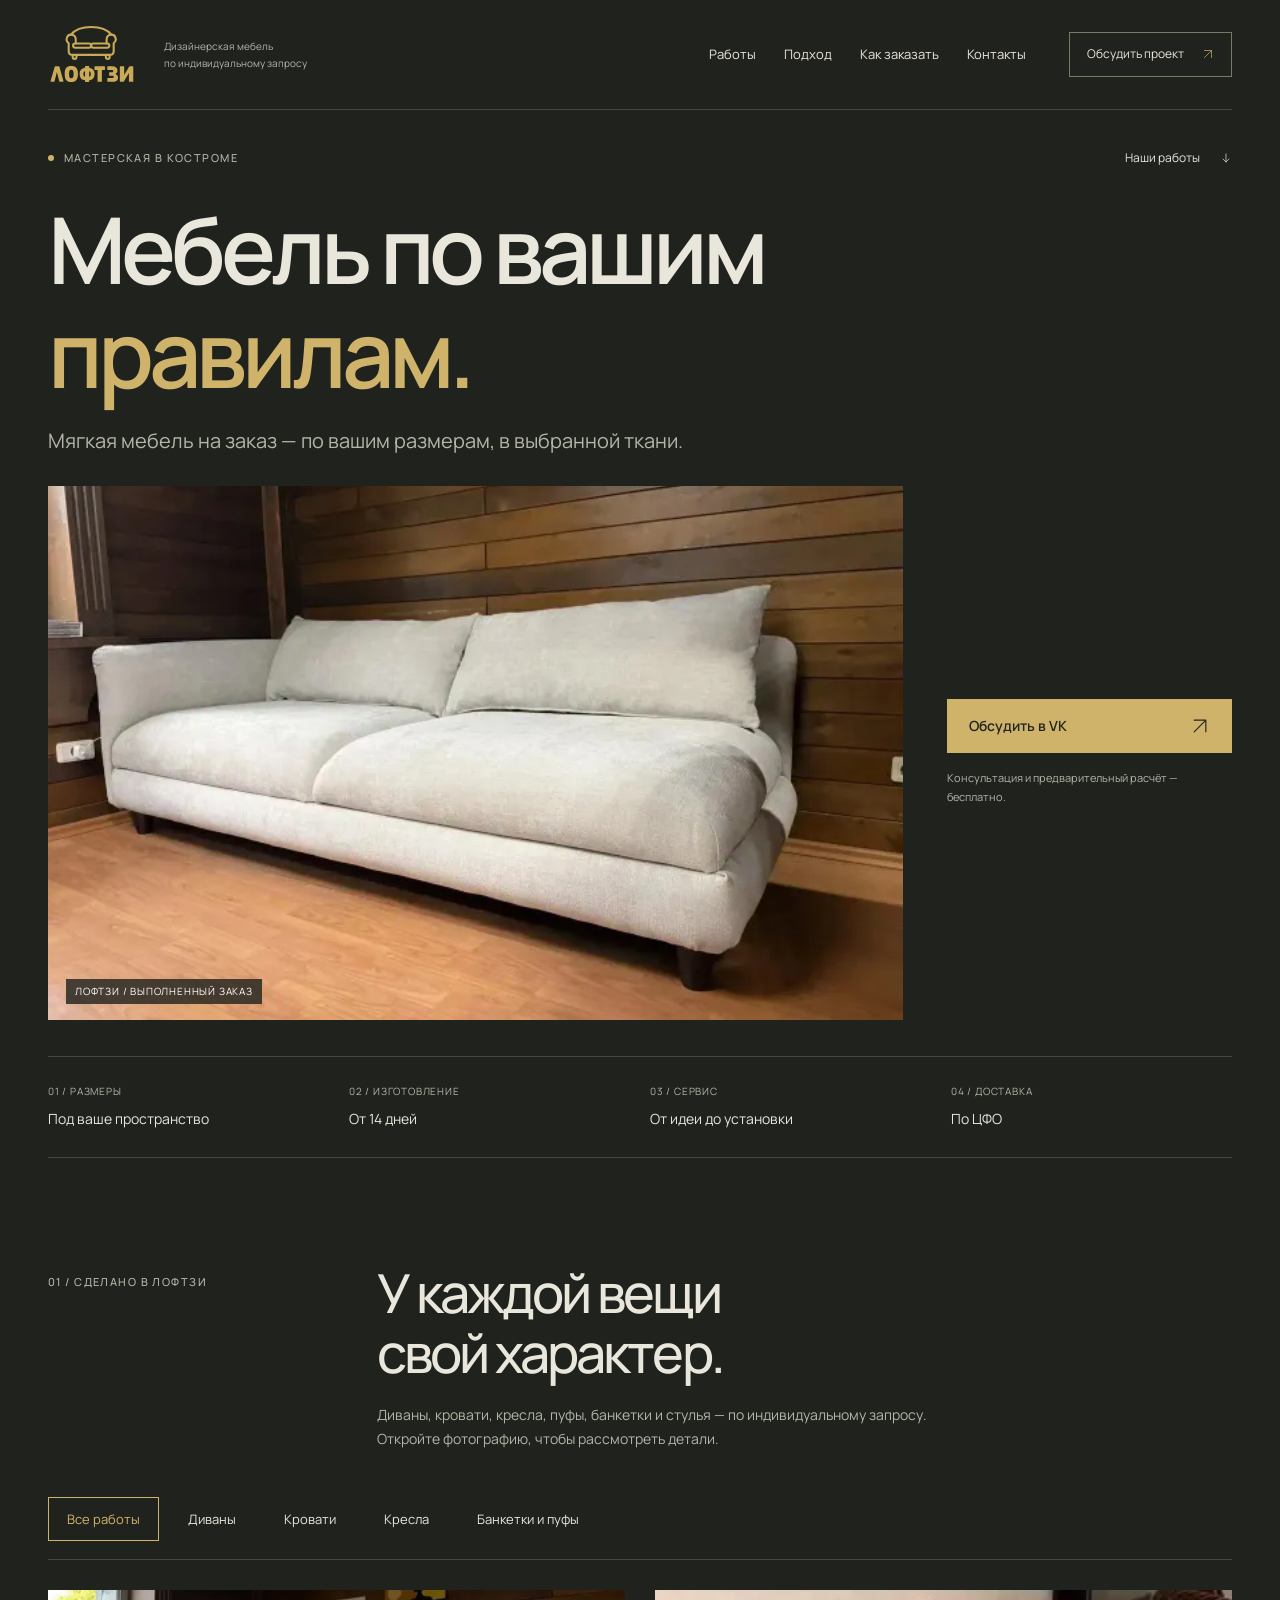
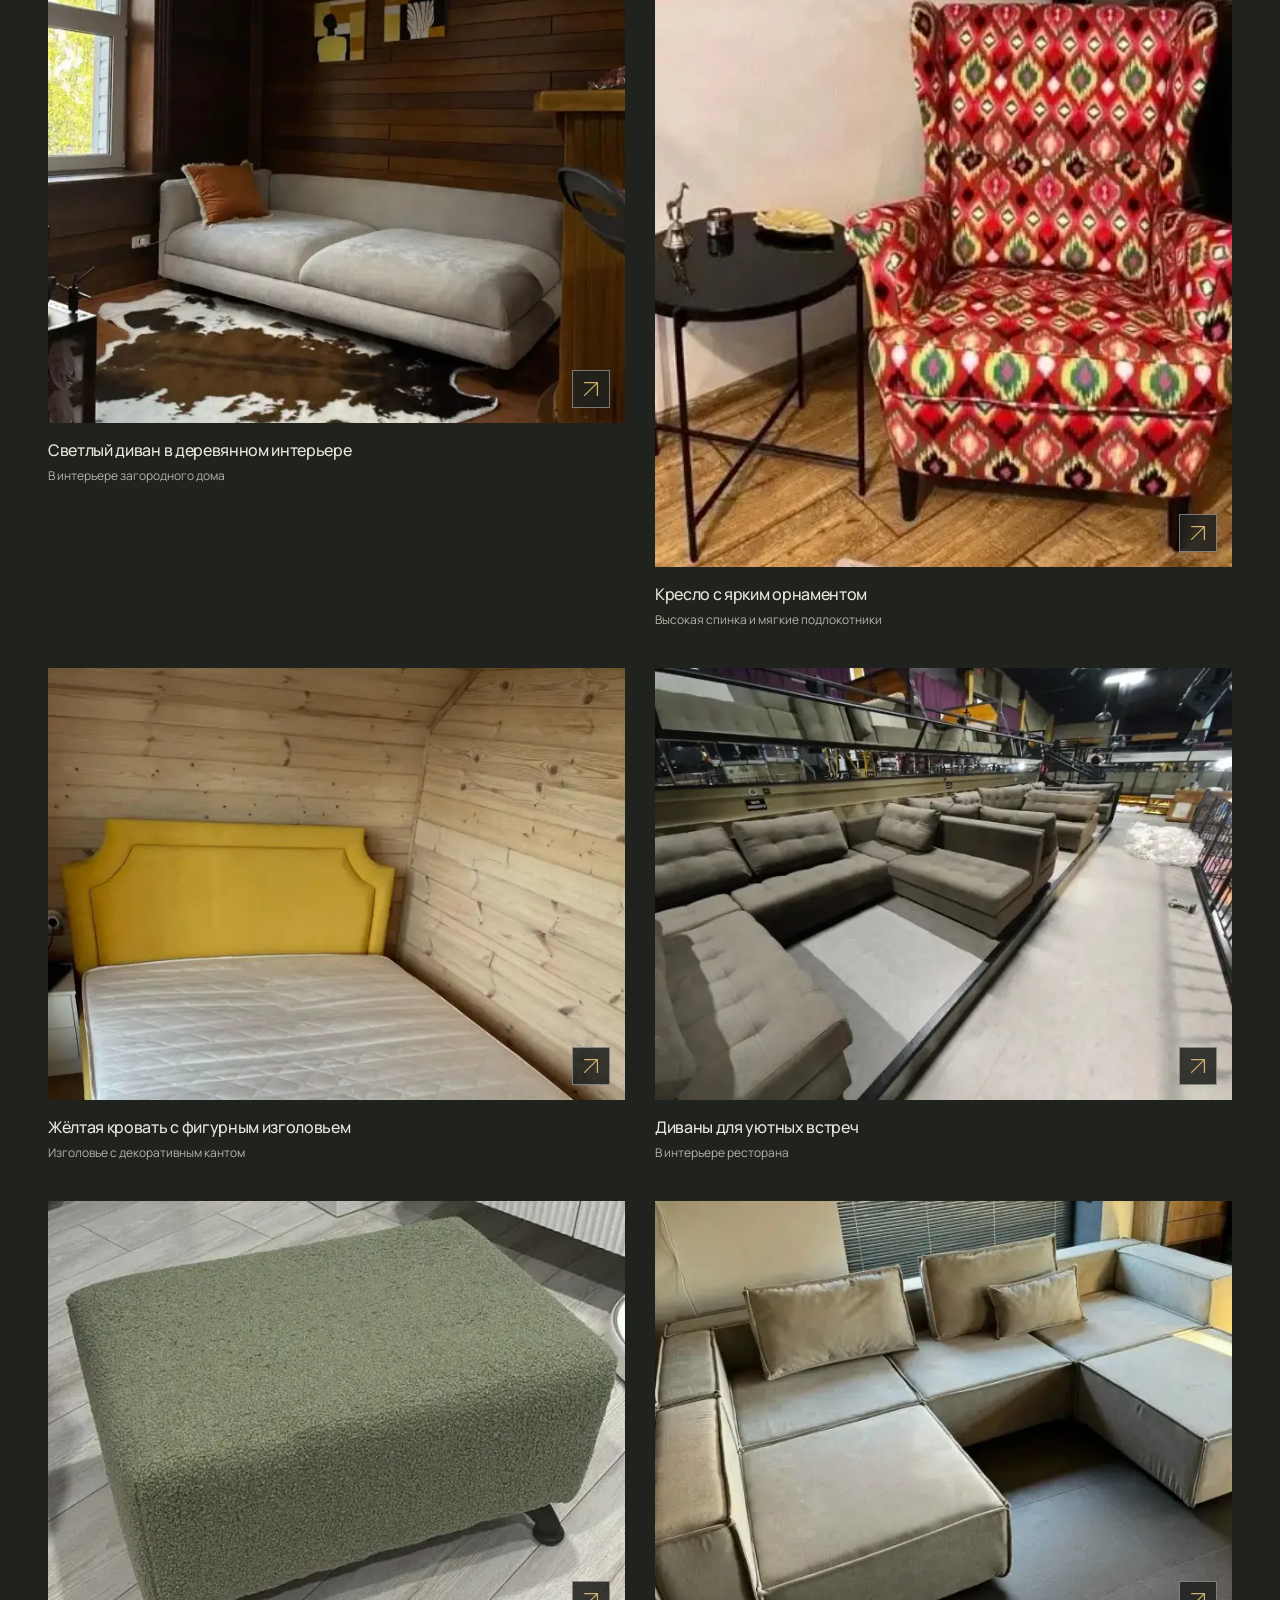
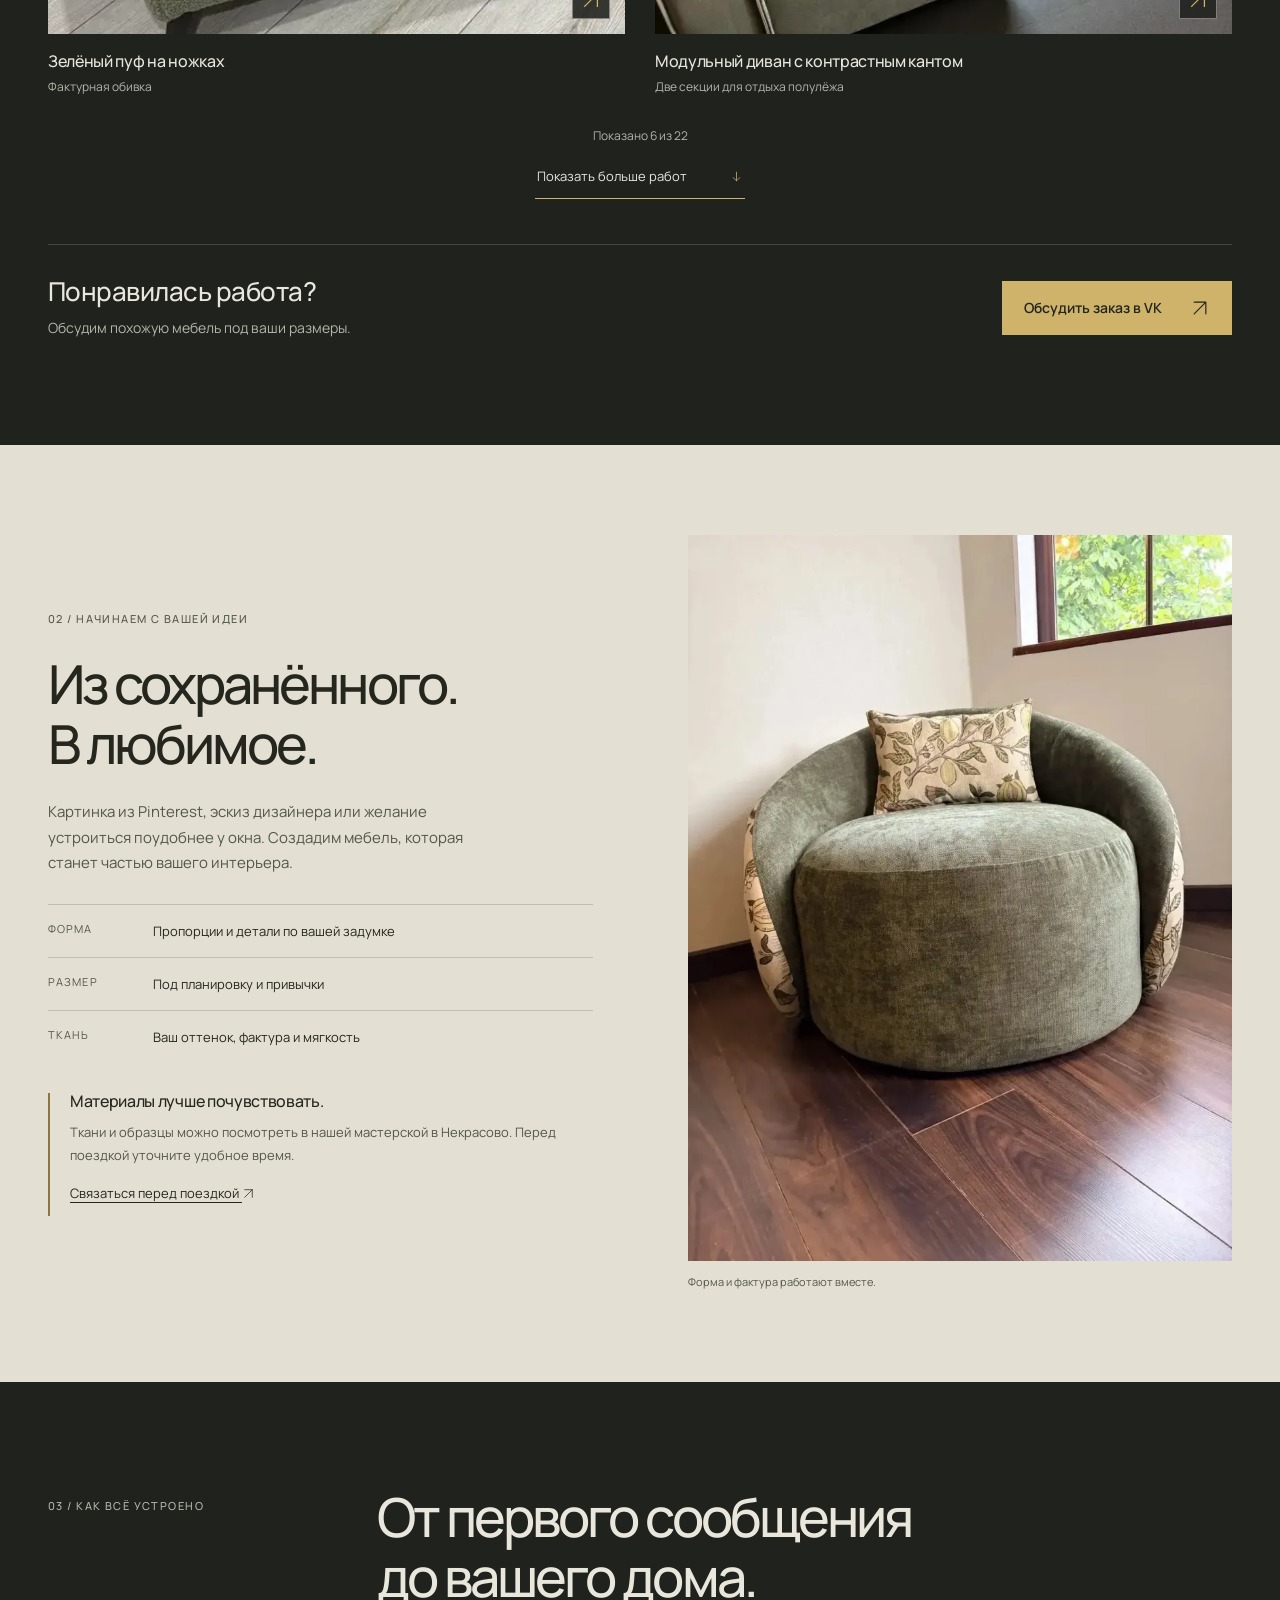
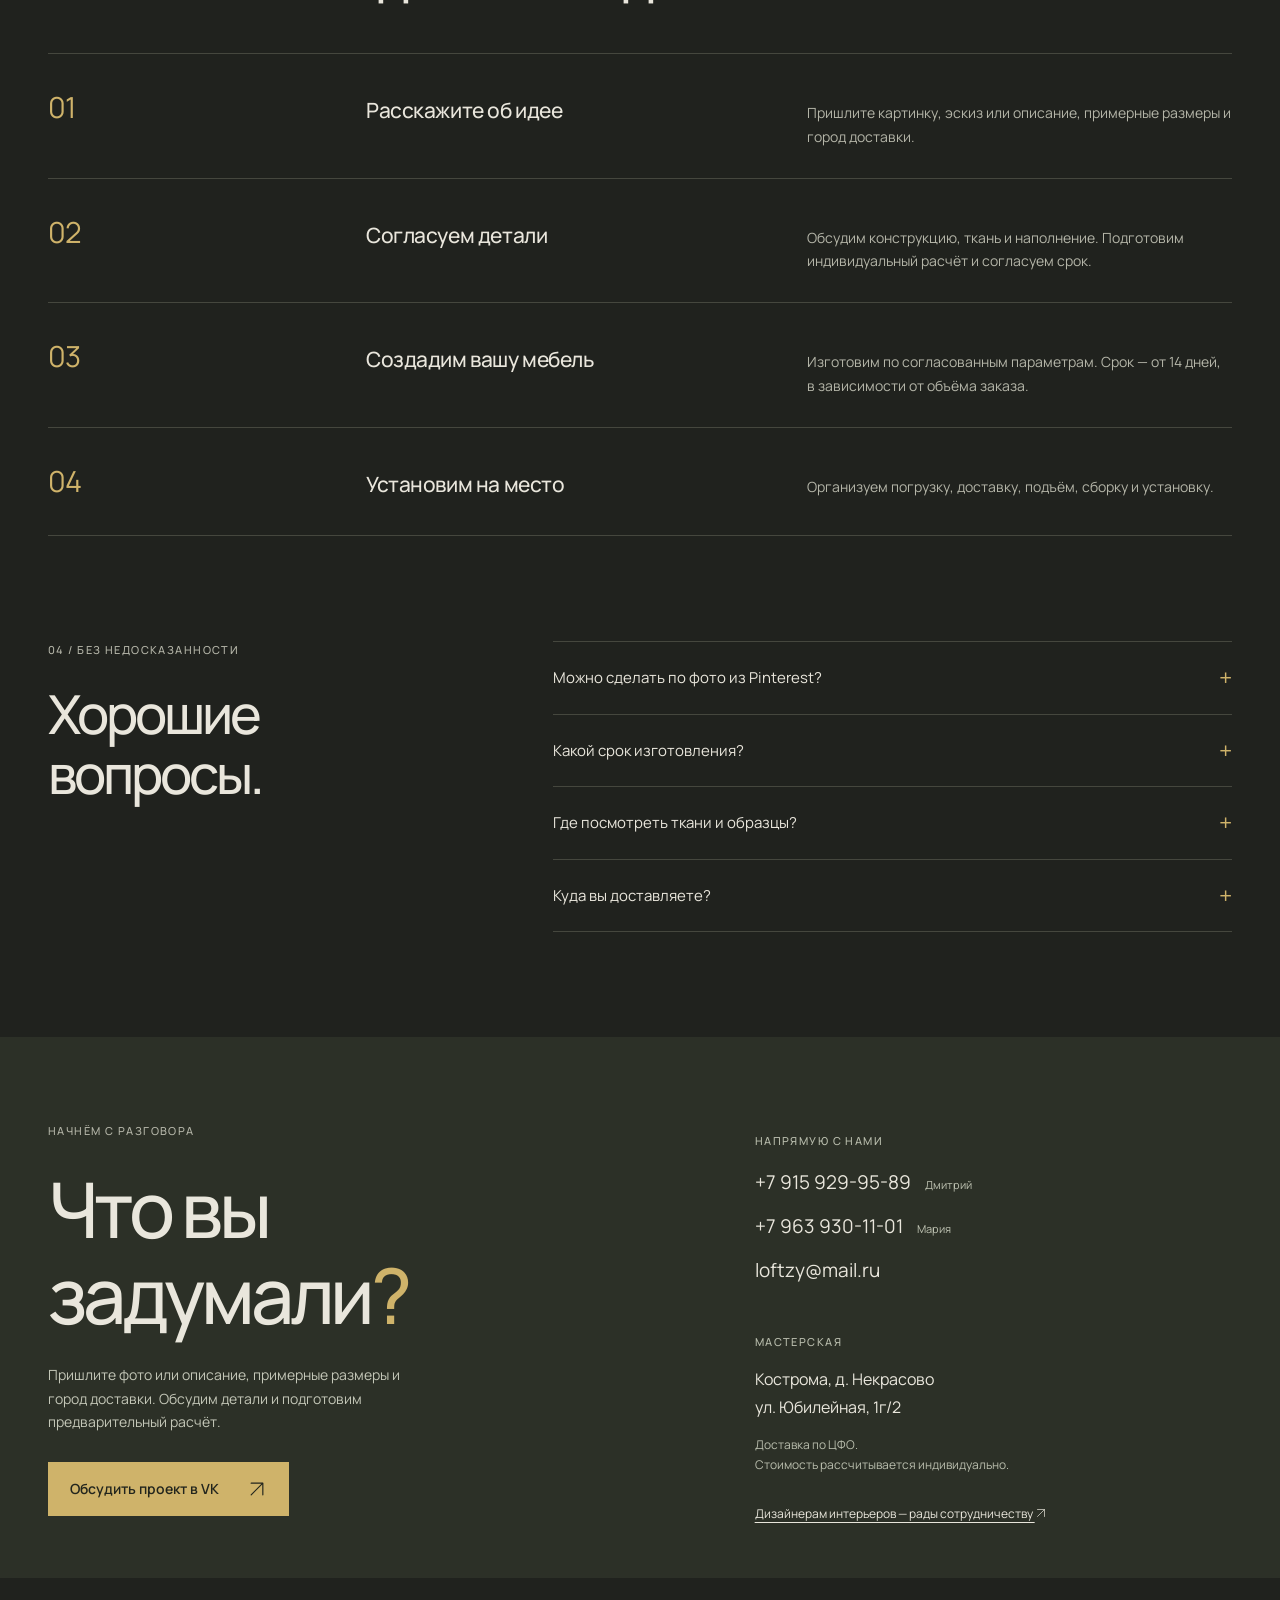
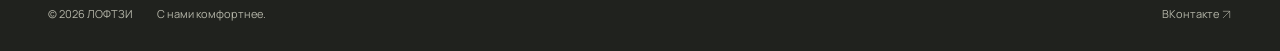
<file: index.html>
<!DOCTYPE html><html lang="ru"><head><meta name="google-site-verification" content="MiwiHT4FAN9RHXTfJZoC1nw2VgG7tX_KYfx_WvOdiFQ"><meta name="yandex-verification" content="11b5aa88a3157e9a"><meta charset="UTF-8"><meta name="viewport" content="width=device-width,initial-scale=1"><title>Мягкая мебель на заказ в Костроме — ЛОФТЗИ</title><meta name="description" content="Диваны, кровати, кресла, банкетки и пуфы по вашим размерам и выбранной ткани. Мастерская ЛОФТЗИ в Костроме. Изготовление от 14 дней, доставка по ЦФО."><meta name="robots" content="index,follow,max-image-preview:large"><meta name="theme-color" content="#20221e"><link rel="canonical" href="https://loftzy.ru/"><link rel="preload" href="/_astro/manrope-cyrillic-wght-normal.Dvxsihut.woff2" as="font" type="font/woff2" crossorigin="anonymous"><link rel="icon" href="data:image/svg+xml,%3csvg%20xmlns='http://www.w3.org/2000/svg'%20viewBox='170%20110%20295%20205'%20color='%23C9AA58'%3e%3ctitle%3eЛОФТЗИ%3c/title%3e%3cg%20id='sofa'%20fill='none'%20stroke='currentColor'%20stroke-width='11.5'%20stroke-linecap='round'%20stroke-linejoin='round'%3e%3cpath%20d='M207%20169%20C251%20112%20385%20112%20429%20169'/%3e%3cpath%20d='M233%20219%20L233%20198%20C233%20163%20194%20162%20185%20184%20C179%20198%20184%20209%20194%20217%20L194%20262%20Q194%20282%20214%20282%20L422%20282%20Q442%20282%20442%20262%20L442%20217%20C452%20209%20457%20198%20451%20184%20C442%20162%20403%20163%20403%20198%20L403%20219'/%3e%3crect%20x='218'%20y='219'%20width='100'%20height='23'%20rx='11.5'/%3e%3crect%20x='318'%20y='219'%20width='100'%20height='23'%20rx='11.5'/%3e%3cpath%20d='M216%20283%20L216%20294%20C216%20308%20237%20308%20237%20294%20L237%20283%20M399%20283%20L399%20294%20C399%20308%20420%20308%20420%20294%20L420%20283'/%3e%3c/g%3e%3c/svg%3e" type="image/svg+xml"><meta property="og:type" content="website"><meta property="og:locale" content="ru_RU"><meta property="og:site_name" content="ЛОФТЗИ"><meta property="og:title" content="Мягкая мебель на заказ в Костроме — ЛОФТЗИ"><meta property="og:description" content="Диваны, кровати, кресла, банкетки и пуфы по вашим размерам и выбранной ткани. Мастерская ЛОФТЗИ в Костроме. Изготовление от 14 дней, доставка по ЦФО."><meta property="og:url" content="https://loftzy.ru/"><meta property="og:image" content="https://loftzy.ru/_astro/08-light-straight-sofa.CKvQI7a4_Z1HxoUc.jpg"><meta property="og:image:width" content="1200"><meta property="og:image:height" content="630"><meta property="og:image:alt" content="Светлый диван, изготовленный мастерской ЛОФТЗИ"><meta name="twitter:card" content="summary_large_image"><meta name="twitter:title" content="Мягкая мебель на заказ в Костроме — ЛОФТЗИ"><meta name="twitter:description" content="Диваны, кровати, кресла, банкетки и пуфы по вашим размерам и выбранной ткани. Мастерская ЛОФТЗИ в Костроме. Изготовление от 14 дней, доставка по ЦФО."><meta name="twitter:image" content="https://loftzy.ru/_astro/08-light-straight-sofa.CKvQI7a4_Z1HxoUc.jpg"><script type="application/ld+json">{"@context":"https://schema.org","@type":"LocalBusiness","@id":"https://loftzy.ru/#business","name":"ЛОФТЗИ","alternateName":"LOFTZY","url":"https://loftzy.ru/","description":"Диваны, кровати, кресла, банкетки и пуфы по вашим размерам и выбранной ткани. Мастерская ЛОФТЗИ в Костроме. Изготовление от 14 дней, доставка по ЦФО.","image":"https://loftzy.ru/_astro/08-light-straight-sofa.CKvQI7a4_Z1HxoUc.jpg","logo":"data:image/svg+xml,%3csvg%20xmlns='http://www.w3.org/2000/svg'%20viewBox='80%20110%20485%20340'%20color='%23C9AA58'%3e%3ctitle%3e%D0%9B%D0%9E%D0%A4%D0%A2%D0%97%D0%98%3c/title%3e%3cg%20id='sofa'%20fill='none'%20stroke='currentColor'%20stroke-width='11.5'%20stroke-linecap='round'%20stroke-linejoin='round'%3e%3cpath%20d='M207%20169%20C251%20112%20385%20112%20429%20169'/%3e%3cpath%20d='M233%20219%20L233%20198%20C233%20163%20194%20162%20185%20184%20C179%20198%20184%20209%20194%20217%20L194%20262%20Q194%20282%20214%20282%20L422%20282%20Q442%20282%20442%20262%20L442%20217%20C452%20209%20457%20198%20451%20184%20C442%20162%20403%20163%20403%20198%20L403%20219'/%3e%3crect%20x='218'%20y='219'%20width='100'%20height='23'%20rx='11.5'/%3e%3crect%20x='318'%20y='219'%20width='100'%20height='23'%20rx='11.5'/%3e%3cpath%20d='M216%20283%20L216%20294%20C216%20308%20237%20308%20237%20294%20L237%20283%20M399%20283%20L399%20294%20C399%20308%20420%20308%20420%20294%20L420%20283'/%3e%3c/g%3e%3cg%20id='wordmark'%20fill='currentColor'%20fill-rule='evenodd'%3e%3cpath%20d='M96%20432%20Q93%20432%2094%20428%20L117%20348%20Q118%20345%20121%20345%20L139%20345%20Q142%20345%20143%20348%20L165%20428%20Q167%20432%20163%20432%20L146%20432%20Q143%20432%20142%20429%20L129%20377%20L116%20429%20Q115%20432%20112%20432%20Z'/%3e%3cpath%20d='M208%20344%20C182%20344%20172%20358%20172%20388%20C172%20419%20182%20433%20208%20433%20C234%20433%20245%20419%20245%20388%20C245%20358%20234%20344%20208%20344%20Z%20M208%20365%20C218%20365%20221%20372%20221%20388%20C221%20405%20218%20412%20208%20412%20C198%20412%20196%20405%20196%20388%20C196%20372%20198%20365%20208%20365%20Z'/%3e%3cpath%20d='M284%20346%20Q284%20344%20287%20344%20L304%20344%20Q307%20344%20307%20346%20L307%20354%20C327%20357%20337%20370%20337%20388%20C337%20409%20326%20421%20307%20424%20L307%20431%20Q307%20433%20304%20433%20L287%20433%20Q284%20433%20284%20431%20L284%20424%20C265%20421%20254%20409%20254%20388%20C254%20370%20264%20357%20284%20354%20Z%20M284%20374%20C277%20376%20275%20381%20275%20388%20C275%20397%20277%20401%20284%20404%20Z%20M307%20374%20L307%20404%20C314%20401%20316%20397%20316%20388%20C316%20381%20314%20376%20307%20374%20Z'/%3e%3cpath%20d='M339%20345%20L391%20345%20Q394%20345%20394%20348%20L394%20363%20Q394%20366%20391%20366%20L377%20366%20L377%20429%20Q377%20432%20374%20432%20L356%20432%20Q353%20432%20353%20429%20L353%20366%20L339%20366%20Q336%20366%20336%20363%20L336%20348%20Q336%20345%20339%20345%20Z'/%3e%3cpath%20d='M410%20345%20L433%20345%20C453%20345%20463%20354%20463%20369%20C463%20378%20459%20384%20452%20388%20C461%20392%20466%20399%20466%20409%20C466%20425%20454%20432%20434%20432%20L410%20432%20Q407%20432%20407%20429%20L407%20414%20Q407%20411%20410%20411%20L431%20411%20C439%20411%20443%20409%20443%20405%20C443%20400%20439%20398%20431%20398%20L420%20398%20Q417%20398%20417%20395%20L417%20382%20Q417%20379%20420%20379%20L430%20379%20C437%20379%20440%20377%20440%20372%20C440%20368%20437%20366%20430%20366%20L410%20366%20Q407%20366%20407%20363%20L407%20348%20Q407%20345%20410%20345%20Z'/%3e%3cpath%20d='M479%20345%20L497%20345%20Q500%20345%20500%20348%20L500%20394%20L527%20348%20Q529%20345%20532%20345%20L547%20345%20Q550%20345%20550%20348%20L550%20429%20Q550%20432%20547%20432%20L529%20432%20Q526%20432%20526%20429%20L526%20383%20L499%20429%20Q497%20432%20494%20432%20L479%20432%20Q476%20432%20476%20429%20L476%20348%20Q476%20345%20479%20345%20Z'/%3e%3c/g%3e%3c/svg%3e","telephone":["+79159299589","+79639301101"],"email":"loftzy@mail.ru","address":{"@type":"PostalAddress","streetAddress":"ул. Юбилейная, 1г/2","addressLocality":"д. Некрасово","addressRegion":"Костромская область","addressCountry":"RU"},"areaServed":"Центральный федеральный округ","sameAs":["https://vk.ru/new_mebel44"]}</script><link rel="stylesheet" href="/_astro/index.DH4c8HX-.css"></head><body><script>
    (() => {
      if (!['loftzy.ru', 'www.loftzy.ru'].includes(location.hostname)) return;
      if (window.__loftzyMetrikaInitialized) return;
      window.__loftzyMetrikaInitialized = true;
      (function(m,e,t,r,i,k,a){
        m[i]=m[i]||function(){(m[i].a=m[i].a||[]).push(arguments)};
        m[i].l=1*new Date();
        for (var j=0;j<document.scripts.length;j++){if(document.scripts[j].src===r)return;}
        k=e.createElement(t);a=e.getElementsByTagName(t)[0];k.async=1;k.src=r;a.parentNode.insertBefore(k,a);
      })(window,document,'script','https://mc.yandex.ru/metrika/tag.js?id=113435536','ym');
      ym(113435536,'init',{ssr:true,webvisor:true,clickmap:true,ecommerce:'dataLayer',referrer:document.referrer,url:location.href,accurateTrackBounce:true,trackLinks:true});

      document.addEventListener('click', (event) => {
        if (!(event.target instanceof Element)) return;
        const element = event.target.closest('a,button');
        if (!element) return;
        const section = element.closest('dialog,header,footer,section');
        const placement = section?.id || section?.tagName.toLowerCase() || 'page';
        const params = { placement };
        let goal;
        if (element.matches('a[href="https://vk.me/new_mebel44"]')) {
          goal = 'vk_message_clicked';
          params.audience = element.classList.contains('designer') ? 'designer' : 'customer';
        } else if (element.matches('a[href^="tel:"]')) {
          goal = 'phone_clicked';
          params.contact = element.getAttribute('href') === 'tel:+79159299589' ? 'dmitry' : 'maria';
        } else if (element.matches('[data-photo]')) {
          goal = 'photo_opened';
          params.category = element.closest('[data-category]')?.dataset.category;
          params.project = element.dataset.title;
        } else if (element.matches('[data-filter]')) {
          goal = 'category_selected';
          params.category = element.dataset.filter;
        }
        if (goal) ym(113435536,'reachGoal',goal,params);
      });
    })();
  </script><a class="skip" href="#main">Перейти к содержимому</a><header class="shell header"><a class="brand" href="#" aria-label="ЛОФТЗИ — в начало"><img src="data:image/svg+xml,%3csvg%20xmlns='http://www.w3.org/2000/svg'%20viewBox='80%20110%20485%20340'%20color='%23C9AA58'%3e%3ctitle%3eЛОФТЗИ%3c/title%3e%3cg%20id='sofa'%20fill='none'%20stroke='currentColor'%20stroke-width='11.5'%20stroke-linecap='round'%20stroke-linejoin='round'%3e%3cpath%20d='M207%20169%20C251%20112%20385%20112%20429%20169'/%3e%3cpath%20d='M233%20219%20L233%20198%20C233%20163%20194%20162%20185%20184%20C179%20198%20184%20209%20194%20217%20L194%20262%20Q194%20282%20214%20282%20L422%20282%20Q442%20282%20442%20262%20L442%20217%20C452%20209%20457%20198%20451%20184%20C442%20162%20403%20163%20403%20198%20L403%20219'/%3e%3crect%20x='218'%20y='219'%20width='100'%20height='23'%20rx='11.5'/%3e%3crect%20x='318'%20y='219'%20width='100'%20height='23'%20rx='11.5'/%3e%3cpath%20d='M216%20283%20L216%20294%20C216%20308%20237%20308%20237%20294%20L237%20283%20M399%20283%20L399%20294%20C399%20308%20420%20308%20420%20294%20L420%20283'/%3e%3c/g%3e%3cg%20id='wordmark'%20fill='currentColor'%20fill-rule='evenodd'%3e%3cpath%20d='M96%20432%20Q93%20432%2094%20428%20L117%20348%20Q118%20345%20121%20345%20L139%20345%20Q142%20345%20143%20348%20L165%20428%20Q167%20432%20163%20432%20L146%20432%20Q143%20432%20142%20429%20L129%20377%20L116%20429%20Q115%20432%20112%20432%20Z'/%3e%3cpath%20d='M208%20344%20C182%20344%20172%20358%20172%20388%20C172%20419%20182%20433%20208%20433%20C234%20433%20245%20419%20245%20388%20C245%20358%20234%20344%20208%20344%20Z%20M208%20365%20C218%20365%20221%20372%20221%20388%20C221%20405%20218%20412%20208%20412%20C198%20412%20196%20405%20196%20388%20C196%20372%20198%20365%20208%20365%20Z'/%3e%3cpath%20d='M284%20346%20Q284%20344%20287%20344%20L304%20344%20Q307%20344%20307%20346%20L307%20354%20C327%20357%20337%20370%20337%20388%20C337%20409%20326%20421%20307%20424%20L307%20431%20Q307%20433%20304%20433%20L287%20433%20Q284%20433%20284%20431%20L284%20424%20C265%20421%20254%20409%20254%20388%20C254%20370%20264%20357%20284%20354%20Z%20M284%20374%20C277%20376%20275%20381%20275%20388%20C275%20397%20277%20401%20284%20404%20Z%20M307%20374%20L307%20404%20C314%20401%20316%20397%20316%20388%20C316%20381%20314%20376%20307%20374%20Z'/%3e%3cpath%20d='M339%20345%20L391%20345%20Q394%20345%20394%20348%20L394%20363%20Q394%20366%20391%20366%20L377%20366%20L377%20429%20Q377%20432%20374%20432%20L356%20432%20Q353%20432%20353%20429%20L353%20366%20L339%20366%20Q336%20366%20336%20363%20L336%20348%20Q336%20345%20339%20345%20Z'/%3e%3cpath%20d='M410%20345%20L433%20345%20C453%20345%20463%20354%20463%20369%20C463%20378%20459%20384%20452%20388%20C461%20392%20466%20399%20466%20409%20C466%20425%20454%20432%20434%20432%20L410%20432%20Q407%20432%20407%20429%20L407%20414%20Q407%20411%20410%20411%20L431%20411%20C439%20411%20443%20409%20443%20405%20C443%20400%20439%20398%20431%20398%20L420%20398%20Q417%20398%20417%20395%20L417%20382%20Q417%20379%20420%20379%20L430%20379%20C437%20379%20440%20377%20440%20372%20C440%20368%20437%20366%20430%20366%20L410%20366%20Q407%20366%20407%20363%20L407%20348%20Q407%20345%20410%20345%20Z'/%3e%3cpath%20d='M479%20345%20L497%20345%20Q500%20345%20500%20348%20L500%20394%20L527%20348%20Q529%20345%20532%20345%20L547%20345%20Q550%20345%20550%20348%20L550%20429%20Q550%20432%20547%20432%20L529%20432%20Q526%20432%20526%20429%20L526%20383%20L499%20429%20Q497%20432%20494%20432%20L479%20432%20Q476%20432%20476%20429%20L476%20348%20Q476%20345%20479%20345%20Z'/%3e%3c/g%3e%3c/svg%3e" alt="ЛОФТЗИ" width="90" height="63"></a><p class="brand-caption">Дизайнерская мебель <br>по индивидуальному запросу</p><nav id="v2-nav" aria-label="Главная навигация"><a href="#projects">Работы</a><a href="#idea">Подход</a><a href="#order">Как заказать</a><a href="#contacts">Контакты</a></nav><a class="header-action" href="https://vk.me/new_mebel44" target="_blank" rel="noopener noreferrer">Обсудить проект <span aria-hidden="true"><svg class="arrow-icon" width="24" height="24" viewBox="0 0 24 24" fill="none" aria-hidden="true" focusable="false"><path d="M5 19 19 5M5 5h14v14" stroke="currentColor" stroke-width="1.4" stroke-linecap="round" stroke-linejoin="round"></path></svg></span></a><button class="menu" aria-controls="v2-nav" aria-expanded="false" aria-label="Открыть меню"><span></span><span></span></button></header><main id="main"><section class="hero shell"><div class="hero-top"><p class="kicker"><span></span>Мастерская в Костроме</p><a class="quiet-link" href="#projects">Наши работы <span aria-hidden="true"><svg class="arrow-icon" width="24" height="24" viewBox="0 0 24 24" fill="none" aria-hidden="true" focusable="false"><path d="M12 4v16m-6-6 6 6 6-6" stroke="currentColor" stroke-width="1.4" stroke-linecap="round" stroke-linejoin="round"></path></svg></span></a></div><h1>Мебель по вашим <br><span>правилам.</span></h1><p class="hero-offer">Мягкая мебель на заказ — по вашим размерам, в выбранной ткани.</p><div class="hero-layout"><figure class="hero-image"><img src="/_astro/08-light-straight-sofa.CKvQI7a4_THXPz.webp" srcset="/_astro/08-light-straight-sofa.CKvQI7a4_1ACW5b.webp 640w, /_astro/08-light-straight-sofa.CKvQI7a4_Z1N13Fw.webp 960w, /_astro/08-light-straight-sofa.CKvQI7a4_THXPz.webp 1280w" alt="Светлый диван с мягкими подушками в деревянном интерьере" sizes="(max-width:700px) calc(100vw - 40px), (max-width:900px) calc(100vw - 64px), (max-width:1416px) 67vw, 957px" loading="eager" fetchpriority="high" decoding="async" width="1280" height="960"><figcaption>ЛОФТЗИ / Выполненный заказ</figcaption></figure><div class="hero-side"><a class="button" href="https://vk.me/new_mebel44" target="_blank" rel="noopener noreferrer">Обсудить в VK <span aria-hidden="true"><svg class="arrow-icon" width="24" height="24" viewBox="0 0 24 24" fill="none" aria-hidden="true" focusable="false"><path d="M5 19 19 5M5 5h14v14" stroke="currentColor" stroke-width="1.4" stroke-linecap="round" stroke-linejoin="round"></path></svg></span></a><p class="small">Консультация и предварительный расчёт — бесплатно.</p></div></div></section><div class="facts shell"><p><span>01 / Размеры</span>Под ваше пространство</p><p><span>02 / Изготовление</span>От 14 дней</p><p><span>03 / Сервис</span>От идеи до установки</p><p><span>04 / Доставка</span>По ЦФО</p></div><section class="projects shell section" id="projects"><div class="section-head"><p class="kicker">01 / Сделано в ЛОФТЗИ</p><div><h2>У каждой вещи <br>свой характер.</h2><p>Диваны, кровати, кресла, пуфы, банкетки и стулья — по индивидуальному запросу. <br>Откройте фотографию, чтобы рассмотреть детали.</p></div></div><div hidden data-gallery-controls class="filters" role="group" aria-label="Категории работ"><button data-filter="all" aria-pressed="true">Все работы</button><button data-filter="sofas" aria-pressed="false">Диваны</button><button data-filter="beds" aria-pressed="false">Кровати</button><button data-filter="chairs" aria-pressed="false">Кресла</button><button data-filter="small" aria-pressed="false">Банкетки и пуфы</button></div><div class="project-grid"><article class="project" data-category="sofas"><button class="project-image" data-photo data-src="/_astro/sofa-wood-interior.DeaSlUn8.webp" data-title="Светлый диван в деревянном интерьере" aria-label="Открыть: Светлый диван в деревянном интерьере" style="--position:50% 75%;--aspect:4 / 3"><img src="/_astro/sofa-wood-interior.DeaSlUn8_Z1CnKb9.webp" srcset="/_astro/sofa-wood-interior.DeaSlUn8_xOMay.webp 400w, /_astro/sofa-wood-interior.DeaSlUn8_1G21nS.webp 640w, /_astro/sofa-wood-interior.DeaSlUn8_Z1ya1E4.webp 960w" alt="Светлый диван в деревянном интерьере" sizes="(max-width:600px) calc(100vw - 40px), (max-width:1416px) 46vw, 645px" loading="lazy" decoding="async" width="1280" height="1707"><span aria-hidden="true"><svg class="arrow-icon" width="24" height="24" viewBox="0 0 24 24" fill="none" aria-hidden="true" focusable="false"><path d="M5 19 19 5M5 5h14v14" stroke="currentColor" stroke-width="1.4" stroke-linecap="round" stroke-linejoin="round"></path></svg></span></button><div class="project-caption"><h3>Светлый диван в деревянном интерьере</h3><span>В интерьере загородного дома</span></div><noscript><a href="/_astro/sofa-wood-interior.DeaSlUn8.webp">Открыть фото: Светлый диван в деревянном интерьере</a></noscript></article><article class="project" data-category="chairs"><button class="project-image" data-photo data-src="/_astro/bright-armchair.XaVe8ow7.webp" data-title="Кресло с ярким орнаментом" aria-label="Открыть: Кресло с ярким орнаментом" style="--position:50% 85%;--aspect:1 / 1"><img src="/_astro/bright-armchair.XaVe8ow7_Z1w28OA.webp" srcset="/_astro/bright-armchair.XaVe8ow7_1B3Qbo.webp 400w" alt="Кресло с ярким орнаментом" sizes="(max-width:600px) calc(100vw - 40px), (max-width:1416px) 46vw, 645px" loading="lazy" decoding="async" width="480" height="854"><span aria-hidden="true"><svg class="arrow-icon" width="24" height="24" viewBox="0 0 24 24" fill="none" aria-hidden="true" focusable="false"><path d="M5 19 19 5M5 5h14v14" stroke="currentColor" stroke-width="1.4" stroke-linecap="round" stroke-linejoin="round"></path></svg></span></button><div class="project-caption"><h3>Кресло с ярким орнаментом</h3><span>Высокая спинка и мягкие подлокотники</span></div><noscript><a href="/_astro/bright-armchair.XaVe8ow7.webp">Открыть фото: Кресло с ярким орнаментом</a></noscript></article><article class="project" data-category="beds"><button class="project-image" data-photo data-src="/_astro/yellow-bed.DB8I8ac2.webp" data-title="Жёлтая кровать с фигурным изголовьем" aria-label="Открыть: Жёлтая кровать с фигурным изголовьем" style="--position:50% 0%;--aspect:4 / 3"><img src="/_astro/yellow-bed.DB8I8ac2_jIqeE.webp" srcset="/_astro/yellow-bed.DB8I8ac2_Y3p8o.webp 400w, /_astro/yellow-bed.DB8I8ac2_EDnmM.webp 640w, /_astro/yellow-bed.DB8I8ac2_Z2v2JqL.webp 960w" alt="Жёлтая кровать с фигурным изголовьем" sizes="(max-width:600px) calc(100vw - 40px), (max-width:1416px) 46vw, 645px" loading="lazy" decoding="async" width="1280" height="1707"><span aria-hidden="true"><svg class="arrow-icon" width="24" height="24" viewBox="0 0 24 24" fill="none" aria-hidden="true" focusable="false"><path d="M5 19 19 5M5 5h14v14" stroke="currentColor" stroke-width="1.4" stroke-linecap="round" stroke-linejoin="round"></path></svg></span></button><div class="project-caption"><h3>Жёлтая кровать с фигурным изголовьем</h3><span>Изголовье с декоративным кантом</span></div><noscript><a href="/_astro/yellow-bed.DB8I8ac2.webp">Открыть фото: Жёлтая кровать с фигурным изголовьем</a></noscript></article><article class="project" data-category="sofas"><button class="project-image" data-photo data-src="/_astro/lounge-sofas.V5eI8ywb.webp" data-title="Диваны для уютных встреч" aria-label="Открыть: Диваны для уютных встреч" style="--position:40% 55%;--aspect:4 / 3"><img src="/_astro/lounge-sofas.V5eI8ywb_nlhSD.webp" srcset="/_astro/lounge-sofas.V5eI8ywb_Z1Tr0II.webp 400w, /_astro/lounge-sofas.V5eI8ywb_2iIoHR.webp 640w, /_astro/lounge-sofas.V5eI8ywb_xJlbM.webp 960w" alt="Диваны для уютных встреч" sizes="(max-width:600px) calc(100vw - 40px), (max-width:1416px) 46vw, 645px" loading="lazy" decoding="async" width="1280" height="960"><span aria-hidden="true"><svg class="arrow-icon" width="24" height="24" viewBox="0 0 24 24" fill="none" aria-hidden="true" focusable="false"><path d="M5 19 19 5M5 5h14v14" stroke="currentColor" stroke-width="1.4" stroke-linecap="round" stroke-linejoin="round"></path></svg></span></button><div class="project-caption"><h3>Диваны для уютных встреч</h3><span>В интерьере ресторана</span></div><noscript><a href="/_astro/lounge-sofas.V5eI8ywb.webp">Открыть фото: Диваны для уютных встреч</a></noscript></article><article class="project" data-category="small"><button class="project-image" data-photo data-src="/_astro/green-pouf.CGPp6h_3.webp" data-title="Зелёный пуф на ножках" aria-label="Открыть: Зелёный пуф на ножках" style="--position:50% 65%;--aspect:4 / 3"><img src="/_astro/green-pouf.CGPp6h_3_Z1NmMvj.webp" srcset="/_astro/green-pouf.CGPp6h_3_ZPES1G.webp 400w, /_astro/green-pouf.CGPp6h_3_ythaR.webp 640w" alt="Зелёный пуф на ножках" sizes="(max-width:600px) calc(100vw - 40px), (max-width:1416px) 46vw, 645px" loading="lazy" decoding="async" width="720" height="1113"><span aria-hidden="true"><svg class="arrow-icon" width="24" height="24" viewBox="0 0 24 24" fill="none" aria-hidden="true" focusable="false"><path d="M5 19 19 5M5 5h14v14" stroke="currentColor" stroke-width="1.4" stroke-linecap="round" stroke-linejoin="round"></path></svg></span></button><div class="project-caption"><h3>Зелёный пуф на ножках</h3><span>Фактурная обивка</span></div><noscript><a href="/_astro/green-pouf.CGPp6h_3.webp">Открыть фото: Зелёный пуф на ножках</a></noscript></article><article class="project" data-category="sofas"><button class="project-image" data-photo data-src="/_astro/sectional-sofa.C0tZtjt7.webp" data-title="Модульный диван с контрастным кантом" aria-label="Открыть: Модульный диван с контрастным кантом" style="--position:50% 55%;--aspect:4 / 3"><img src="/_astro/sectional-sofa.C0tZtjt7_Z1EsB2U.webp" srcset="/_astro/sectional-sofa.C0tZtjt7_2ecdLT.webp 400w, /_astro/sectional-sofa.C0tZtjt7_Zbciyd.webp 640w, /_astro/sectional-sofa.C0tZtjt7_1JiQsa.webp 960w" alt="Модульный диван с контрастным кантом" sizes="(max-width:600px) calc(100vw - 40px), (max-width:1416px) 46vw, 645px" loading="lazy" decoding="async" width="1080" height="1440"><span aria-hidden="true"><svg class="arrow-icon" width="24" height="24" viewBox="0 0 24 24" fill="none" aria-hidden="true" focusable="false"><path d="M5 19 19 5M5 5h14v14" stroke="currentColor" stroke-width="1.4" stroke-linecap="round" stroke-linejoin="round"></path></svg></span></button><div class="project-caption"><h3>Модульный диван с контрастным кантом</h3><span>Две секции для отдыха полулёжа</span></div><noscript><a href="/_astro/sectional-sofa.C0tZtjt7.webp">Открыть фото: Модульный диван с контрастным кантом</a></noscript></article><article class="project" data-category="small"><button class="project-image" data-photo data-src="/_astro/blue-bench.C1_pgEWn.webp" data-title="Банкетка с мягкими подлокотниками" aria-label="Открыть: Банкетка с мягкими подлокотниками" style="--position:50% 50%;--aspect:4 / 3"><img src="/_astro/blue-bench.C1_pgEWn_2iyiwl.webp" srcset="/_astro/blue-bench.C1_pgEWn_Z2qpKRE.webp 400w, /_astro/blue-bench.C1_pgEWn_2iyiwl.webp 640w" alt="Банкетка с мягкими подлокотниками" sizes="(max-width:600px) calc(100vw - 40px), (max-width:1416px) 46vw, 645px" loading="lazy" decoding="async" width="640" height="480"><span aria-hidden="true"><svg class="arrow-icon" width="24" height="24" viewBox="0 0 24 24" fill="none" aria-hidden="true" focusable="false"><path d="M5 19 19 5M5 5h14v14" stroke="currentColor" stroke-width="1.4" stroke-linecap="round" stroke-linejoin="round"></path></svg></span></button><div class="project-caption"><h3>Банкетка с мягкими подлокотниками</h3><span>Голубая обивка и округлые подлокотники</span></div><noscript><a href="/_astro/blue-bench.C1_pgEWn.webp">Открыть фото: Банкетка с мягкими подлокотниками</a></noscript></article><article class="project" data-category="sofas"><button class="project-image" data-photo data-src="/_astro/corner-sofa-pouf.xrxi80Bk.webp" data-title="Угловой диван с отдельным пуфом" aria-label="Открыть: Угловой диван с отдельным пуфом" style="--position:50% 50%;--aspect:4 / 3"><img src="/_astro/corner-sofa-pouf.xrxi80Bk_Z7CRoM.webp" srcset="/_astro/corner-sofa-pouf.xrxi80Bk_1yVIWJ.webp 400w" alt="Угловой диван с отдельным пуфом" sizes="(max-width:600px) calc(100vw - 40px), (max-width:1416px) 46vw, 645px" loading="lazy" decoding="async" width="638" height="480"><span aria-hidden="true"><svg class="arrow-icon" width="24" height="24" viewBox="0 0 24 24" fill="none" aria-hidden="true" focusable="false"><path d="M5 19 19 5M5 5h14v14" stroke="currentColor" stroke-width="1.4" stroke-linecap="round" stroke-linejoin="round"></path></svg></span></button><div class="project-caption"><h3>Угловой диван с отдельным пуфом</h3><span>Пуф в одной обивке с диваном</span></div><noscript><a href="/_astro/corner-sofa-pouf.xrxi80Bk.webp">Открыть фото: Угловой диван с отдельным пуфом</a></noscript></article><article class="project" data-category="beds"><button class="project-image" data-photo data-src="/_astro/light-bed.BdZGctZG.webp" data-title="Кровать с мягким изголовьем" aria-label="Открыть: Кровать с мягким изголовьем" style="--position:50% 60%;--aspect:4 / 3"><img src="/_astro/light-bed.BdZGctZG_nqEmU.webp" srcset="/_astro/light-bed.BdZGctZG_Zt3EwU.webp 400w, /_astro/light-bed.BdZGctZG_ZOgIVQ.webp 640w, /_astro/light-bed.BdZGctZG_ZeGYwz.webp 960w" alt="Кровать с мягким изголовьем" sizes="(max-width:600px) calc(100vw - 40px), (max-width:1416px) 46vw, 645px" loading="lazy" decoding="async" width="1280" height="960"><span aria-hidden="true"><svg class="arrow-icon" width="24" height="24" viewBox="0 0 24 24" fill="none" aria-hidden="true" focusable="false"><path d="M5 19 19 5M5 5h14v14" stroke="currentColor" stroke-width="1.4" stroke-linecap="round" stroke-linejoin="round"></path></svg></span></button><div class="project-caption"><h3>Кровать с мягким изголовьем</h3><span>Вертикальные швы на основании</span></div><noscript><a href="/_astro/light-bed.BdZGctZG.webp">Открыть фото: Кровать с мягким изголовьем</a></noscript></article><article class="project" data-category="beds"><button class="project-image" data-photo data-src="/_astro/boucle-bed.D7fgNH0t.webp" data-title="Кровать в светлой фактурной обивке" aria-label="Открыть: Кровать в светлой фактурной обивке" style="--position:50% 65%;--aspect:4 / 3"><img src="/_astro/boucle-bed.D7fgNH0t_rAcnc.webp" srcset="/_astro/boucle-bed.D7fgNH0t_19jh6l.webp 400w, /_astro/boucle-bed.D7fgNH0t_OTfkJ.webp 640w, /_astro/boucle-bed.D7fgNH0t_Z2kLRsO.webp 960w" alt="Кровать в светлой фактурной обивке" sizes="(max-width:600px) calc(100vw - 40px), (max-width:1416px) 46vw, 645px" loading="lazy" decoding="async" width="1280" height="1707"><span aria-hidden="true"><svg class="arrow-icon" width="24" height="24" viewBox="0 0 24 24" fill="none" aria-hidden="true" focusable="false"><path d="M5 19 19 5M5 5h14v14" stroke="currentColor" stroke-width="1.4" stroke-linecap="round" stroke-linejoin="round"></path></svg></span></button><div class="project-caption"><h3>Кровать в светлой фактурной обивке</h3><span>Светлая обивка с выраженной фактурой</span></div><noscript><a href="/_astro/boucle-bed.D7fgNH0t.webp">Открыть фото: Кровать в светлой фактурной обивке</a></noscript></article><article class="project" data-category="small"><button class="project-image" data-photo data-src="/_astro/round-pouf.HEbXRthS.webp" data-title="Круглый пуф" aria-label="Открыть: Круглый пуф" style="--position:50% 45%;--aspect:4 / 3"><img src="/_astro/round-pouf.HEbXRthS_1zPoNn.webp" srcset="/_astro/round-pouf.HEbXRthS_1Gs2f.webp 400w, /_astro/round-pouf.HEbXRthS_1BaYpy.webp 640w, /_astro/round-pouf.HEbXRthS_1zPoNn.webp 960w" alt="Круглый пуф" sizes="(max-width:600px) calc(100vw - 40px), (max-width:1416px) 46vw, 645px" loading="lazy" decoding="async" width="960" height="1280"><span aria-hidden="true"><svg class="arrow-icon" width="24" height="24" viewBox="0 0 24 24" fill="none" aria-hidden="true" focusable="false"><path d="M5 19 19 5M5 5h14v14" stroke="currentColor" stroke-width="1.4" stroke-linecap="round" stroke-linejoin="round"></path></svg></span></button><div class="project-caption"><h3>Круглый пуф</h3><span>Круглая форма без ножек</span></div><noscript><a href="/_astro/round-pouf.HEbXRthS.webp">Открыть фото: Круглый пуф</a></noscript></article><article class="project" data-category="small"><button class="project-image" data-photo data-src="/_astro/tufted-bench.DoH8HAS_.webp" data-title="Банкетка с каретной стяжкой" aria-label="Открыть: Банкетка с каретной стяжкой" style="--position:35% 75%;--aspect:4 / 3"><img src="/_astro/tufted-bench.DoH8HAS__1BUqiH.webp" srcset="/_astro/tufted-bench.DoH8HAS__ZWENtS.webp 400w, /_astro/tufted-bench.DoH8HAS__1Ui0qQ.webp 640w, /_astro/tufted-bench.DoH8HAS__1BUqiH.webp 960w" alt="Банкетка с каретной стяжкой" sizes="(max-width:600px) calc(100vw - 40px), (max-width:1416px) 46vw, 645px" loading="lazy" decoding="async" width="960" height="1280"><span aria-hidden="true"><svg class="arrow-icon" width="24" height="24" viewBox="0 0 24 24" fill="none" aria-hidden="true" focusable="false"><path d="M5 19 19 5M5 5h14v14" stroke="currentColor" stroke-width="1.4" stroke-linecap="round" stroke-linejoin="round"></path></svg></span></button><div class="project-caption"><h3>Банкетка с каретной стяжкой</h3><span>В интерьере прихожей</span></div><noscript><a href="/_astro/tufted-bench.DoH8HAS_.webp">Открыть фото: Банкетка с каретной стяжкой</a></noscript></article><article class="project" data-category="small"><button class="project-image" data-photo data-src="/_astro/classic-bench.iNkU5Ffa.webp" data-title="Банкетка с фигурной спинкой" aria-label="Открыть: Банкетка с фигурной спинкой" style="--position:50% 50%;--aspect:4 / 3"><img src="/_astro/classic-bench.iNkU5Ffa_2vjhTw.webp" srcset="/_astro/classic-bench.iNkU5Ffa_Z1GQ7x4.webp 400w, /_astro/classic-bench.iNkU5Ffa_2vjhTw.webp 640w" alt="Банкетка с фигурной спинкой" sizes="(max-width:600px) calc(100vw - 40px), (max-width:1416px) 46vw, 645px" loading="lazy" decoding="async" width="640" height="480"><span aria-hidden="true"><svg class="arrow-icon" width="24" height="24" viewBox="0 0 24 24" fill="none" aria-hidden="true" focusable="false"><path d="M5 19 19 5M5 5h14v14" stroke="currentColor" stroke-width="1.4" stroke-linecap="round" stroke-linejoin="round"></path></svg></span></button><div class="project-caption"><h3>Банкетка с фигурной спинкой</h3><span>Декоративные гвоздики и подушка-валик</span></div><noscript><a href="/_astro/classic-bench.iNkU5Ffa.webp">Открыть фото: Банкетка с фигурной спинкой</a></noscript></article><article class="project" data-category="sofas"><button class="project-image" data-photo data-src="/_astro/06-curved-sofa.BswuwqCA.webp" data-title="Полукруглый диван" aria-label="Открыть: Полукруглый диван" style="--position:50% 50%;--aspect:4 / 3"><img src="/_astro/06-curved-sofa.BswuwqCA_ZxK9h4.webp" srcset="/_astro/06-curved-sofa.BswuwqCA_2uYQDx.webp 400w, /_astro/06-curved-sofa.BswuwqCA_ZEuCub.webp 640w, /_astro/06-curved-sofa.BswuwqCA_Z2sDtCf.webp 960w" alt="Полукруглый диван" sizes="(max-width:600px) calc(100vw - 40px), (max-width:1416px) 46vw, 645px" loading="lazy" decoding="async" width="1280" height="960"><span aria-hidden="true"><svg class="arrow-icon" width="24" height="24" viewBox="0 0 24 24" fill="none" aria-hidden="true" focusable="false"><path d="M5 19 19 5M5 5h14v14" stroke="currentColor" stroke-width="1.4" stroke-linecap="round" stroke-linejoin="round"></path></svg></span></button><div class="project-caption"><h3>Полукруглый диван</h3><span>Для зоны у окна</span></div><noscript><a href="/_astro/06-curved-sofa.BswuwqCA.webp">Открыть фото: Полукруглый диван</a></noscript></article><article class="project" data-category="chairs"><button class="project-image" data-photo data-src="/_astro/05-round-armchair.hoYzdtQp.webp" data-title="Кресло с округлой спинкой" aria-label="Открыть: Кресло с округлой спинкой" style="--position:50% 45%;--aspect:4 / 3"><img src="/_astro/05-round-armchair.hoYzdtQp_Z1Bzn6D.webp" srcset="/_astro/05-round-armchair.hoYzdtQp_1H2DHE.webp 400w, /_astro/05-round-armchair.hoYzdtQp_Z1OROYO.webp 640w, /_astro/05-round-armchair.hoYzdtQp_2jQJhE.webp 960w" alt="Кресло с округлой спинкой" sizes="(max-width:600px) calc(100vw - 40px), (max-width:1416px) 46vw, 645px" loading="lazy" decoding="async" width="1280" height="1707"><span aria-hidden="true"><svg class="arrow-icon" width="24" height="24" viewBox="0 0 24 24" fill="none" aria-hidden="true" focusable="false"><path d="M5 19 19 5M5 5h14v14" stroke="currentColor" stroke-width="1.4" stroke-linecap="round" stroke-linejoin="round"></path></svg></span></button><div class="project-caption"><h3>Кресло с округлой спинкой</h3><span>Обивка из двух тканей</span></div><noscript><a href="/_astro/05-round-armchair.hoYzdtQp.webp">Открыть фото: Кресло с округлой спинкой</a></noscript></article><article class="project" data-category="beds"><button class="project-image" data-photo data-src="/_astro/16-ochre-bed-interior.DLrLwDkL.webp" data-title="Кровать в охристом оттенке" aria-label="Открыть: Кровать в охристом оттенке" style="--position:50% 50%;--aspect:4 / 3"><img src="/_astro/16-ochre-bed-interior.DLrLwDkL_ZoeV7c.webp" srcset="/_astro/16-ochre-bed-interior.DLrLwDkL_1GITnA.webp 400w, /_astro/16-ochre-bed-interior.DLrLwDkL_WOHbM.webp 640w, /_astro/16-ochre-bed-interior.DLrLwDkL_Z23t8zB.webp 960w" alt="Кровать в охристом оттенке" sizes="(max-width:600px) calc(100vw - 40px), (max-width:1416px) 46vw, 645px" loading="lazy" decoding="async" width="1280" height="960"><span aria-hidden="true"><svg class="arrow-icon" width="24" height="24" viewBox="0 0 24 24" fill="none" aria-hidden="true" focusable="false"><path d="M5 19 19 5M5 5h14v14" stroke="currentColor" stroke-width="1.4" stroke-linecap="round" stroke-linejoin="round"></path></svg></span></button><div class="project-caption"><h3>Кровать в охристом оттенке</h3><span>Мягкое изголовье</span></div><noscript><a href="/_astro/16-ochre-bed-interior.DLrLwDkL.webp">Открыть фото: Кровать в охристом оттенке</a></noscript></article><article class="project" data-category="small"><button class="project-image" data-photo data-src="/_astro/13-upholstered-bench.Bd4siing.webp" data-title="Банкетка на мягких опорах" aria-label="Открыть: Банкетка на мягких опорах" style="--position:50% 45%;--aspect:4 / 3"><img src="/_astro/13-upholstered-bench.Bd4siing_2geuV0.webp" srcset="/_astro/13-upholstered-bench.Bd4siing_1Nkn8I.webp 400w, /_astro/13-upholstered-bench.Bd4siing_LHMP8.webp 640w, /_astro/13-upholstered-bench.Bd4siing_QSv67.webp 960w" alt="Банкетка на мягких опорах" sizes="(max-width:600px) calc(100vw - 40px), (max-width:1416px) 46vw, 645px" loading="lazy" decoding="async" width="1080" height="1920"><span aria-hidden="true"><svg class="arrow-icon" width="24" height="24" viewBox="0 0 24 24" fill="none" aria-hidden="true" focusable="false"><path d="M5 19 19 5M5 5h14v14" stroke="currentColor" stroke-width="1.4" stroke-linecap="round" stroke-linejoin="round"></path></svg></span></button><div class="project-caption"><h3>Банкетка на мягких опорах</h3><span>Мягкие опоры</span></div><noscript><a href="/_astro/13-upholstered-bench.Bd4siing.webp">Открыть фото: Банкетка на мягких опорах</a></noscript></article><article class="project" data-category="sofas"><button class="project-image" data-photo data-src="/_astro/18-sage-sofa.jjWeyptA.webp" data-title="Диван шалфейного оттенка" aria-label="Открыть: Диван шалфейного оттенка" style="--position:50% 50%;--aspect:4 / 3"><img src="/_astro/18-sage-sofa.jjWeyptA_Z2momUO.webp" srcset="/_astro/18-sage-sofa.jjWeyptA_Z1kOwoa.webp 400w, /_astro/18-sage-sofa.jjWeyptA_Z2cQfKv.webp 640w, /_astro/18-sage-sofa.jjWeyptA_17lOwl.webp 960w" alt="Диван шалфейного оттенка" sizes="(max-width:600px) calc(100vw - 40px), (max-width:1416px) 46vw, 645px" loading="lazy" decoding="async" width="1280" height="960"><span aria-hidden="true"><svg class="arrow-icon" width="24" height="24" viewBox="0 0 24 24" fill="none" aria-hidden="true" focusable="false"><path d="M5 19 19 5M5 5h14v14" stroke="currentColor" stroke-width="1.4" stroke-linecap="round" stroke-linejoin="round"></path></svg></span></button><div class="project-caption"><h3>Диван шалфейного оттенка</h3><span>Прямой диван с подушками</span></div><noscript><a href="/_astro/18-sage-sofa.jjWeyptA.webp">Открыть фото: Диван шалфейного оттенка</a></noscript></article><article class="project" data-category="beds"><button class="project-image" data-photo data-src="/_astro/03-teal-bed.CJagPskq.webp" data-title="Кровать с угловой спинкой" aria-label="Открыть: Кровать с угловой спинкой" style="--position:50% 70%;--aspect:4 / 3"><img src="/_astro/03-teal-bed.CJagPskq_Z2fJy8c.webp" srcset="/_astro/03-teal-bed.CJagPskq_ZspgMA.webp 400w, /_astro/03-teal-bed.CJagPskq_Z1acIx1.webp 640w, /_astro/03-teal-bed.CJagPskq_27aX00.webp 960w" alt="Кровать с угловой спинкой" sizes="(max-width:600px) calc(100vw - 40px), (max-width:1416px) 46vw, 645px" loading="lazy" decoding="async" width="1280" height="1707"><span aria-hidden="true"><svg class="arrow-icon" width="24" height="24" viewBox="0 0 24 24" fill="none" aria-hidden="true" focusable="false"><path d="M5 19 19 5M5 5h14v14" stroke="currentColor" stroke-width="1.4" stroke-linecap="round" stroke-linejoin="round"></path></svg></span></button><div class="project-caption"><h3>Кровать с угловой спинкой</h3><span>Спинка вдоль двух сторон</span></div><noscript><a href="/_astro/03-teal-bed.CJagPskq.webp">Открыть фото: Кровать с угловой спинкой</a></noscript></article><article class="project" data-category="sofas"><button class="project-image" data-photo data-src="/_astro/17-green-sofa.Br9cAFIl.webp" data-title="Зелёный прямой диван" aria-label="Открыть: Зелёный прямой диван" style="--position:50% 50%;--aspect:4 / 3"><img src="/_astro/17-green-sofa.Br9cAFIl_ZYUizR.webp" srcset="/_astro/17-green-sofa.Br9cAFIl_cvJlg.webp 400w, /_astro/17-green-sofa.Br9cAFIl_Z2jOUBe.webp 640w, /_astro/17-green-sofa.Br9cAFIl_ZJllxS.webp 960w" alt="Зелёный прямой диван" sizes="(max-width:600px) calc(100vw - 40px), (max-width:1416px) 46vw, 645px" loading="lazy" decoding="async" width="1280" height="960"><span aria-hidden="true"><svg class="arrow-icon" width="24" height="24" viewBox="0 0 24 24" fill="none" aria-hidden="true" focusable="false"><path d="M5 19 19 5M5 5h14v14" stroke="currentColor" stroke-width="1.4" stroke-linecap="round" stroke-linejoin="round"></path></svg></span></button><div class="project-caption"><h3>Зелёный прямой диван</h3><span>Прямая форма</span></div><noscript><a href="/_astro/17-green-sofa.Br9cAFIl.webp">Открыть фото: Зелёный прямой диван</a></noscript></article><article class="project" data-category="beds"><button class="project-image" data-photo data-src="/_astro/24-bed-and-bench.BVBuwo1t.webp" data-title="Кровать с прикроватной банкеткой" aria-label="Открыть: Кровать с прикроватной банкеткой" style="--position:50% 50%;--aspect:4 / 3"><img src="/_astro/24-bed-and-bench.BVBuwo1t_Z2fOe99.webp" srcset="/_astro/24-bed-and-bench.BVBuwo1t_1Oqr1q.webp 400w, /_astro/24-bed-and-bench.BVBuwo1t_Z2gE5pa.webp 640w, /_astro/24-bed-and-bench.BVBuwo1t_242SNN.webp 960w" alt="Кровать с прикроватной банкеткой" sizes="(max-width:600px) calc(100vw - 40px), (max-width:1416px) 46vw, 645px" loading="lazy" decoding="async" width="1152" height="864"><span aria-hidden="true"><svg class="arrow-icon" width="24" height="24" viewBox="0 0 24 24" fill="none" aria-hidden="true" focusable="false"><path d="M5 19 19 5M5 5h14v14" stroke="currentColor" stroke-width="1.4" stroke-linecap="round" stroke-linejoin="round"></path></svg></span></button><div class="project-caption"><h3>Кровать с прикроватной банкеткой</h3><span>Общая отделка кровати и банкетки</span></div><noscript><a href="/_astro/24-bed-and-bench.BVBuwo1t.webp">Открыть фото: Кровать с прикроватной банкеткой</a></noscript></article><article class="project" data-category="sofas"><button class="project-image" data-photo data-src="/_astro/yellow-sofa.y8W2TO5V.webp" data-title="Жёлтый угловой диван" aria-label="Открыть: Жёлтый угловой диван" style="--position:50% 50%;--aspect:4 / 3"><img src="/_astro/yellow-sofa.y8W2TO5V_ZJJJXc.webp" srcset="/_astro/yellow-sofa.y8W2TO5V_Zgnqxs.webp 400w, /_astro/yellow-sofa.y8W2TO5V_1cFrBS.webp 640w, /_astro/yellow-sofa.y8W2TO5V_fN9gD.webp 960w" alt="Жёлтый угловой диван" sizes="(max-width:600px) calc(100vw - 40px), (max-width:1416px) 46vw, 645px" loading="lazy" decoding="async" width="1280" height="722"><span aria-hidden="true"><svg class="arrow-icon" width="24" height="24" viewBox="0 0 24 24" fill="none" aria-hidden="true" focusable="false"><path d="M5 19 19 5M5 5h14v14" stroke="currentColor" stroke-width="1.4" stroke-linecap="round" stroke-linejoin="round"></path></svg></span></button><div class="project-caption"><h3>Жёлтый угловой диван</h3><span>Скруглённые спинка и подлокотники</span></div><noscript><a href="/_astro/yellow-sofa.y8W2TO5V.webp">Открыть фото: Жёлтый угловой диван</a></noscript></article></div><p class="gallery-count" aria-live="polite" aria-atomic="true" id="filter-status"></p><button hidden class="more">Показать больше работ <span aria-hidden="true"><svg class="arrow-icon" width="24" height="24" viewBox="0 0 24 24" fill="none" aria-hidden="true" focusable="false"><path d="M12 4v16m-6-6 6 6 6-6" stroke="currentColor" stroke-width="1.4" stroke-linecap="round" stroke-linejoin="round"></path></svg></span></button><div class="gallery-contact"><div><h3>Понравилась работа?</h3><p>Обсудим похожую мебель под ваши размеры.</p></div><a class="button" href="https://vk.me/new_mebel44" target="_blank" rel="noopener noreferrer">Обсудить заказ в VK <span aria-hidden="true"><svg class="arrow-icon" width="24" height="24" viewBox="0 0 24 24" fill="none" aria-hidden="true" focusable="false"><path d="M5 19 19 5M5 5h14v14" stroke="currentColor" stroke-width="1.4" stroke-linecap="round" stroke-linejoin="round"></path></svg></span></a></div></section><section class="idea" id="idea"><div class="shell idea-layout"><div class="idea-copy"><p class="kicker">02 / Начинаем с вашей идеи</p><h2>Из сохранённого. <br>В любимое.</h2><p>Картинка из Pinterest, эскиз дизайнера или желание устроиться поудобнее у окна. Создадим мебель, которая станет частью вашего интерьера.</p><ul><li><span>Форма</span>Пропорции и детали по вашей задумке</li><li><span>Размер</span>Под планировку и привычки</li><li><span>Ткань</span>Ваш оттенок, фактура и мягкость</li></ul><div class="visit"><h3>Материалы лучше почувствовать.</h3><p>Ткани и образцы можно посмотреть в нашей мастерской в Некрасово. Перед поездкой уточните удобное время.</p><a href="#contacts">Связаться перед поездкой <svg class="arrow-icon" width="24" height="24" viewBox="0 0 24 24" fill="none" aria-hidden="true" focusable="false"><path d="M5 19 19 5M5 5h14v14" stroke="currentColor" stroke-width="1.4" stroke-linecap="round" stroke-linejoin="round"></path></svg></a></div></div><figure class="idea-image"><img src="/_astro/05-round-armchair.hoYzdtQp_1Li0NF.webp" srcset="/_astro/05-round-armchair.hoYzdtQp_Z2okSFJ.webp 480w, /_astro/05-round-armchair.hoYzdtQp_Z26Ljnf.webp 800w, /_astro/05-round-armchair.hoYzdtQp_1Li0NF.webp 1280w" alt="Округлое кресло с декоративной подушкой и обивкой из двух тканей" sizes="(max-width:900px) 80vw, 45vw" loading="lazy" decoding="async" width="1280" height="1707"><figcaption>Форма и фактура работают вместе.</figcaption></figure></div></section><section class="order shell section" id="order"><div class="section-head"><p class="kicker">03 / Как всё устроено</p><div><h2>От первого сообщения <br>до вашего дома.</h2></div></div><ol><li><span class="step-number">01</span><h3>Расскажите об идее</h3><p>Пришлите картинку, эскиз или описание, примерные размеры и город доставки.</p></li><li><span class="step-number">02</span><h3>Согласуем детали</h3><p>Обсудим конструкцию, ткань и наполнение. Подготовим индивидуальный расчёт и согласуем срок.</p></li><li><span class="step-number">03</span><h3>Создадим вашу мебель</h3><p>Изготовим по согласованным параметрам. Срок — от 14 дней, в зависимости от объёма заказа.</p></li><li><span class="step-number">04</span><h3>Установим на место</h3><p>Организуем погрузку, доставку, подъём, сборку и установку.</p></li></ol></section><section class="faq shell section"><div><p class="kicker">04 / Без недосказанности</p><h2>Хорошие <br>вопросы.</h2></div><div class="questions"><details><summary>Можно сделать по фото из Pinterest?<span aria-hidden="true">+</span></summary><p>Да. Пришлите понравившееся изображение или эскиз. Обсудим форму, размеры и детали и предложим решение для вашего интерьера.</p></details><details><summary>Какой срок изготовления?<span aria-hidden="true">+</span></summary><p>От 14 дней. Точный срок зависит от объёма заказа и согласовывается при обсуждении проекта.</p></details><details><summary>Где посмотреть ткани и образцы?<span aria-hidden="true">+</span></summary><p>В нашей мастерской в Некрасово. Перед поездкой свяжитесь с нами, чтобы уточнить удобное время.</p></details><details><summary>Куда вы доставляете?<span aria-hidden="true">+</span></summary><p>Доставляем по Центральному федеральному округу. Стоимость доставки рассчитывается индивидуально. Организуем также подъём, сборку и установку.</p></details></div></section><section class="contacts" id="contacts"><div class="shell"><div class="contact-heading"><p class="kicker">Начнём с разговора</p><h2>Что вы <br>задумали<span>?</span></h2><p>Пришлите фото или описание, примерные размеры и город доставки. Обсудим детали и подготовим предварительный расчёт.</p><a class="button" href="https://vk.me/new_mebel44" target="_blank" rel="noopener noreferrer">Обсудить проект в VK <span aria-hidden="true"><svg class="arrow-icon" width="24" height="24" viewBox="0 0 24 24" fill="none" aria-hidden="true" focusable="false"><path d="M5 19 19 5M5 5h14v14" stroke="currentColor" stroke-width="1.4" stroke-linecap="round" stroke-linejoin="round"></path></svg></span></a></div><div class="contact-grid"><div><span class="kicker">Напрямую с нами</span><a href="tel:+79159299589">+7 915 929-95-89 <small>Дмитрий</small></a><a href="tel:+79639301101">+7 963 930-11-01 <small>Мария</small></a><a href="mailto:loftzy@mail.ru">loftzy@mail.ru</a></div><div><span class="kicker">Мастерская</span><p>Кострома, д. Некрасово <br>ул. Юбилейная, 1г/2</p><p class="small">Доставка по ЦФО. <br>Стоимость рассчитывается индивидуально.</p><a class="designer" href="https://vk.me/new_mebel44" target="_blank" rel="noopener noreferrer">Дизайнерам интерьеров — рады сотрудничеству <svg class="arrow-icon" width="24" height="24" viewBox="0 0 24 24" fill="none" aria-hidden="true" focusable="false"><path d="M5 19 19 5M5 5h14v14" stroke="currentColor" stroke-width="1.4" stroke-linecap="round" stroke-linejoin="round"></path></svg></a></div></div></div></section></main><footer class="shell footer"><p>© 2026 ЛОФТЗИ <span>С нами комфортнее.</span></p><a href="https://vk.ru/new_mebel44" target="_blank" rel="noopener noreferrer">ВКонтакте <svg class="arrow-icon" width="24" height="24" viewBox="0 0 24 24" fill="none" aria-hidden="true" focusable="false"><path d="M5 19 19 5M5 5h14v14" stroke="currentColor" stroke-width="1.4" stroke-linecap="round" stroke-linejoin="round"></path></svg></a></footer><dialog class="viewer" aria-labelledby="viewer-title"><button class="close" aria-label="Закрыть фотографию">×</button><div class="viewer-stage"><img alt="" draggable="false"></div><div class="viewer-bar"><button class="prev" aria-label="Предыдущая фотография"><svg class="arrow-icon" width="24" height="24" viewBox="0 0 24 24" fill="none" aria-hidden="true" focusable="false"><path d="M20 12H4m6-6-6 6 6 6" stroke="currentColor" stroke-width="1.4" stroke-linecap="round" stroke-linejoin="round"></path></svg> Назад</button><h2 id="viewer-title" aria-live="polite"></h2><button class="next" aria-label="Следующая фотография">Далее <svg class="arrow-icon" width="24" height="24" viewBox="0 0 24 24" fill="none" aria-hidden="true" focusable="false"><path d="M4 12h16m-6-6 6 6-6 6" stroke="currentColor" stroke-width="1.4" stroke-linecap="round" stroke-linejoin="round"></path></svg></button></div><a class="viewer-link" href="https://vk.me/new_mebel44" target="_blank" rel="noopener noreferrer">Обсудить похожий проект <svg class="arrow-icon" width="24" height="24" viewBox="0 0 24 24" fill="none" aria-hidden="true" focusable="false"><path d="M5 19 19 5M5 5h14v14" stroke="currentColor" stroke-width="1.4" stroke-linecap="round" stroke-linejoin="round"></path></svg></a></dialog><script type="module">var e=document.querySelector(`.menu`),t=document.querySelector(`#v2-nav`);function n(){e.setAttribute(`aria-expanded`,`false`),e.setAttribute(`aria-label`,`Открыть меню`),t.classList.remove(`open`)}e.addEventListener(`click`,()=>{let n=e.getAttribute(`aria-expanded`)!==`true`;e.setAttribute(`aria-expanded`,String(n)),e.setAttribute(`aria-label`,n?`Закрыть меню`:`Открыть меню`),t.classList.toggle(`open`,n)}),t.querySelectorAll(`a`).forEach(e=>e.addEventListener(`click`,n)),document.addEventListener(`keydown`,e=>{e.key===`Escape`&&n()}),document.querySelector(`[data-gallery-controls]`).hidden=!1;var r=Array.from(document.querySelectorAll(`.project`)),i=document.querySelectorAll(`[data-filter]`),a=document.querySelector(`.more`),o=`all`,s=6;function c(){return r.filter(e=>o===`all`||e.dataset.category===o)}function l(){let e=c(),t=new Set(e.slice(0,s));r.forEach(e=>e.hidden=!t.has(e)),a.hidden=s>=e.length,document.querySelector(`#filter-status`).textContent=`Показано ${Math.min(s,e.length)} из ${e.length}`}i.forEach(e=>e.addEventListener(`click`,()=>{o=e.dataset.filter,s=6,i.forEach(t=>t.setAttribute(`aria-pressed`,String(t===e))),l()})),a.addEventListener(`click`,()=>{let e=c()[s];s+=6,l(),e?.querySelector(`button`)?.focus()}),l();var u=document.querySelector(`.viewer`),d=u.querySelector(`img`),f=document.querySelector(`#viewer-title`),p=u.querySelector(`.prev`),m=u.querySelector(`.next`),h=null,g=[],_=0;function v(){d.src=g[_].dataset.src,d.alt=g[_].dataset.title,f.textContent=d.alt,p.disabled=m.disabled=g.length<2}function y(e){!u.open||g.length<2||(_=(_+e+g.length)%g.length,v())}document.querySelectorAll(`[data-photo]`).forEach(e=>e.addEventListener(`click`,()=>{h=e,g=r.filter(e=>!e.hidden).map(e=>e.querySelector(`button`)),_=g.indexOf(e),v(),u.showModal(),document.body.classList.add(`locked`)})),p.addEventListener(`click`,()=>y(-1)),m.addEventListener(`click`,()=>y(1)),u.addEventListener(`keydown`,e=>{[`ArrowLeft`,`ArrowRight`].includes(e.key)&&(e.preventDefault(),y(e.key===`ArrowLeft`?-1:1))}),u.querySelector(`.close`).addEventListener(`click`,()=>u.close()),u.addEventListener(`click`,e=>{if(e.target===u){let t=u.getBoundingClientRect();(e.clientX<t.left||e.clientX>t.right||e.clientY<t.top||e.clientY>t.bottom)&&u.close()}});var b=u.querySelector(`.viewer-stage`),x=null;b.addEventListener(`pointerdown`,e=>{e.isPrimary&&e.button===0&&(x={id:e.pointerId,x:e.clientX,y:e.clientY},b.setPointerCapture(e.pointerId))}),b.addEventListener(`pointerup`,e=>{if(!x||x.id!==e.pointerId)return;let t=e.clientX-x.x,n=e.clientY-x.y;x=null,Math.abs(t)>50&&Math.abs(t)>Math.abs(n)*1.3&&(e.preventDefault(),y(t<0?1:-1))}),b.addEventListener(`pointercancel`,()=>x=null),u.addEventListener(`close`,()=>{x=null,document.body.classList.remove(`locked`),h?.focus()});</script></body></html>
</file>
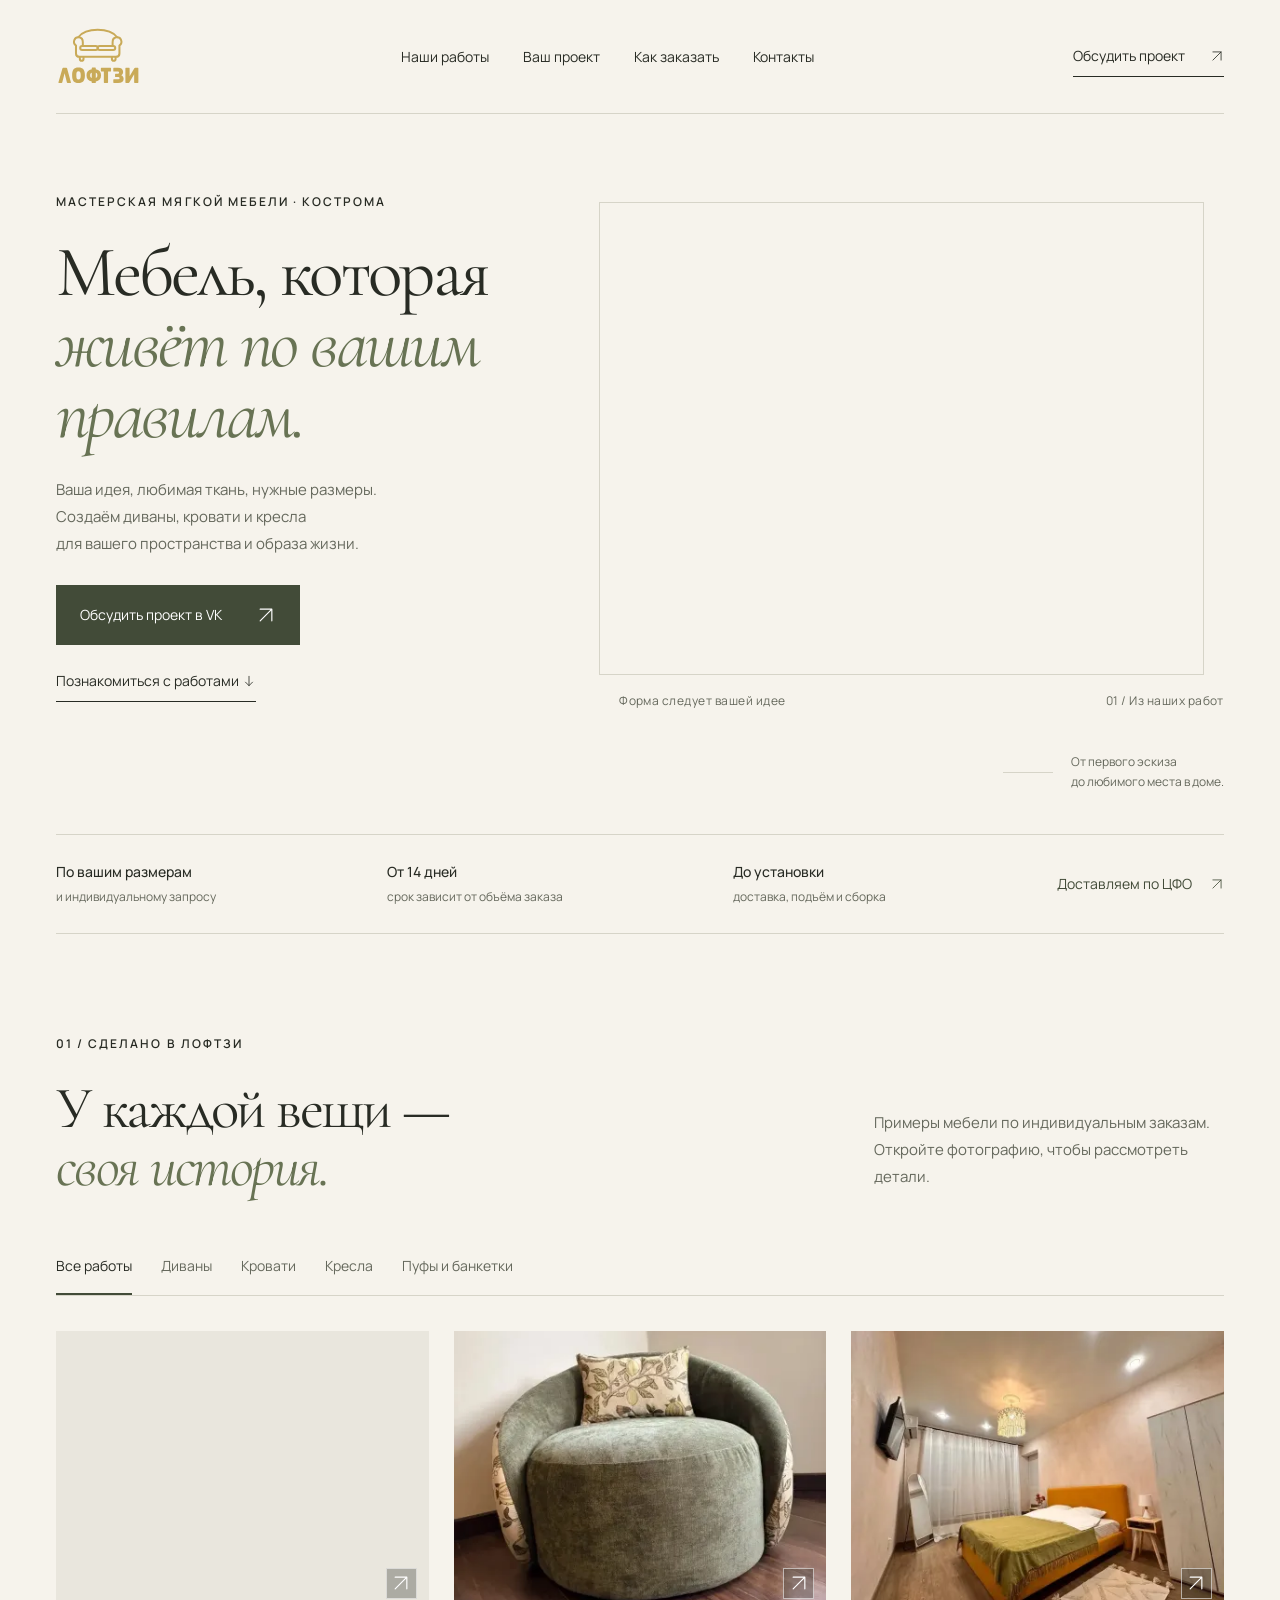
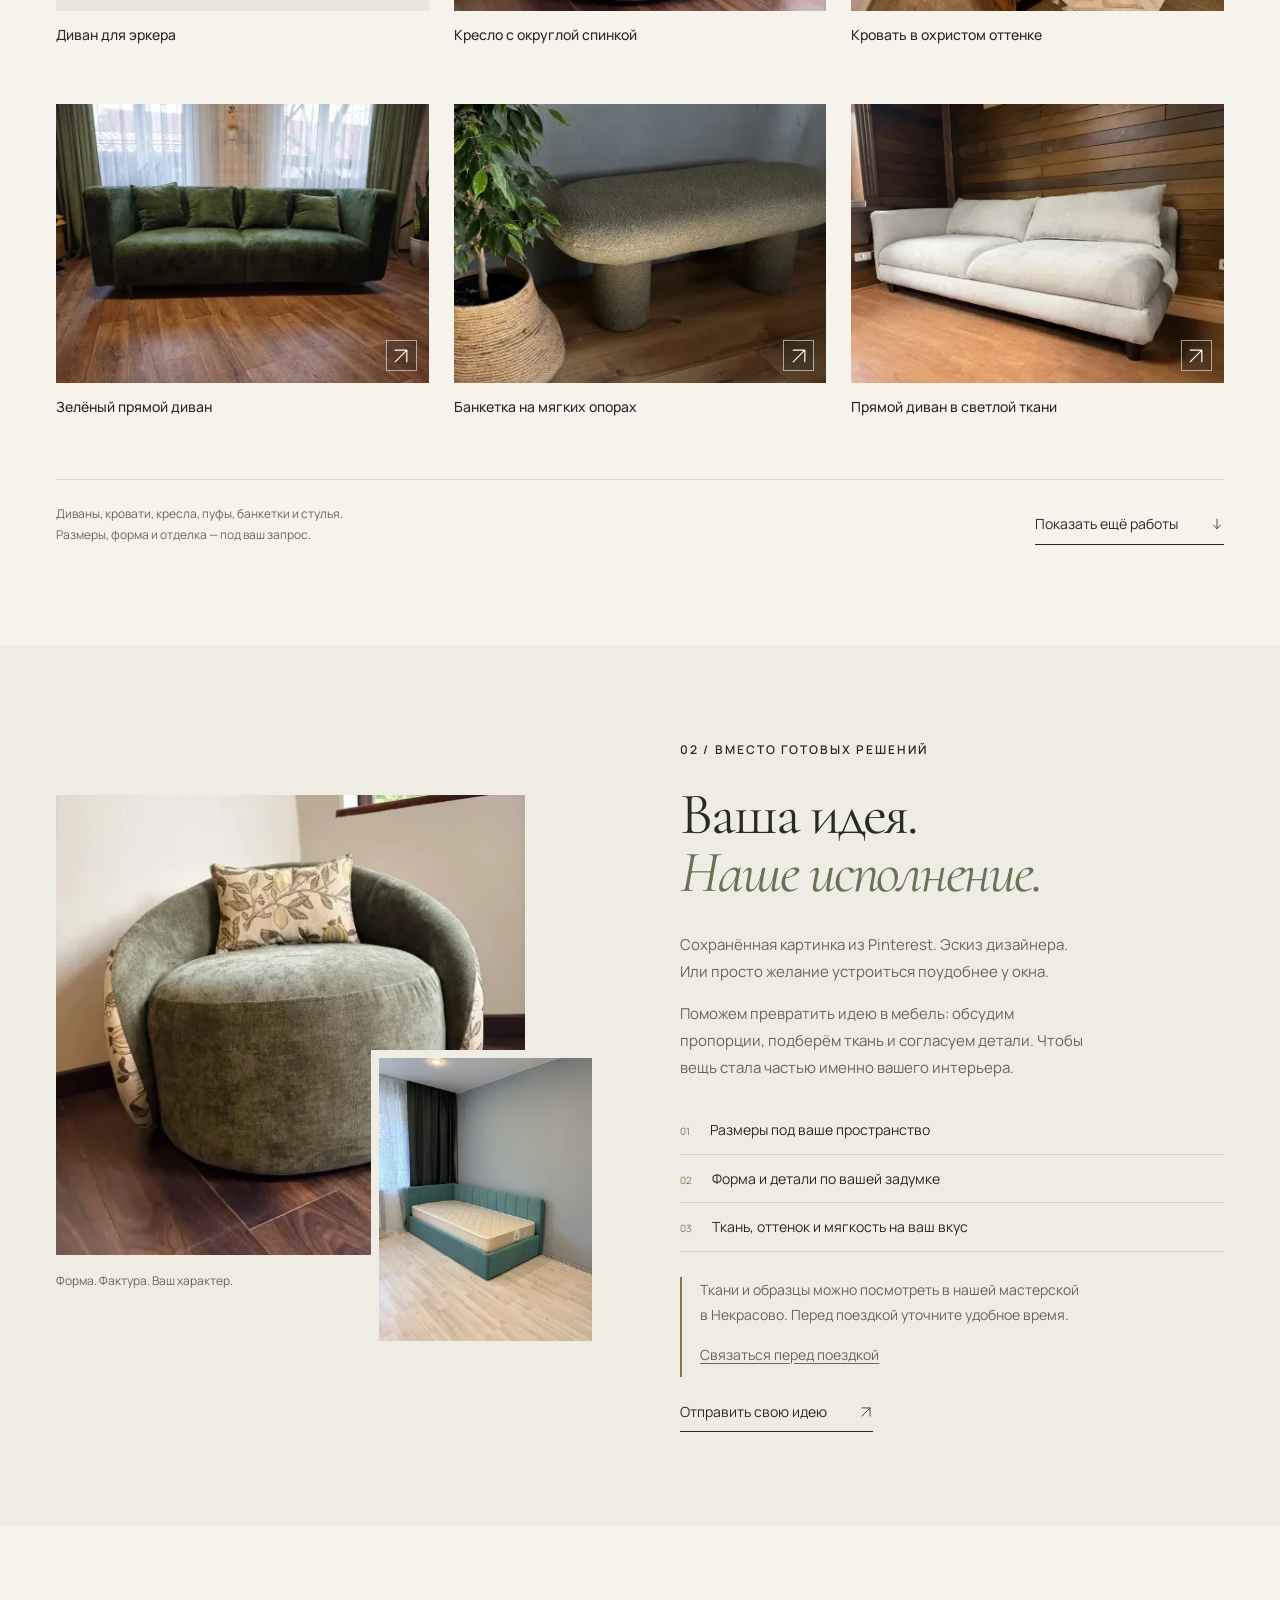
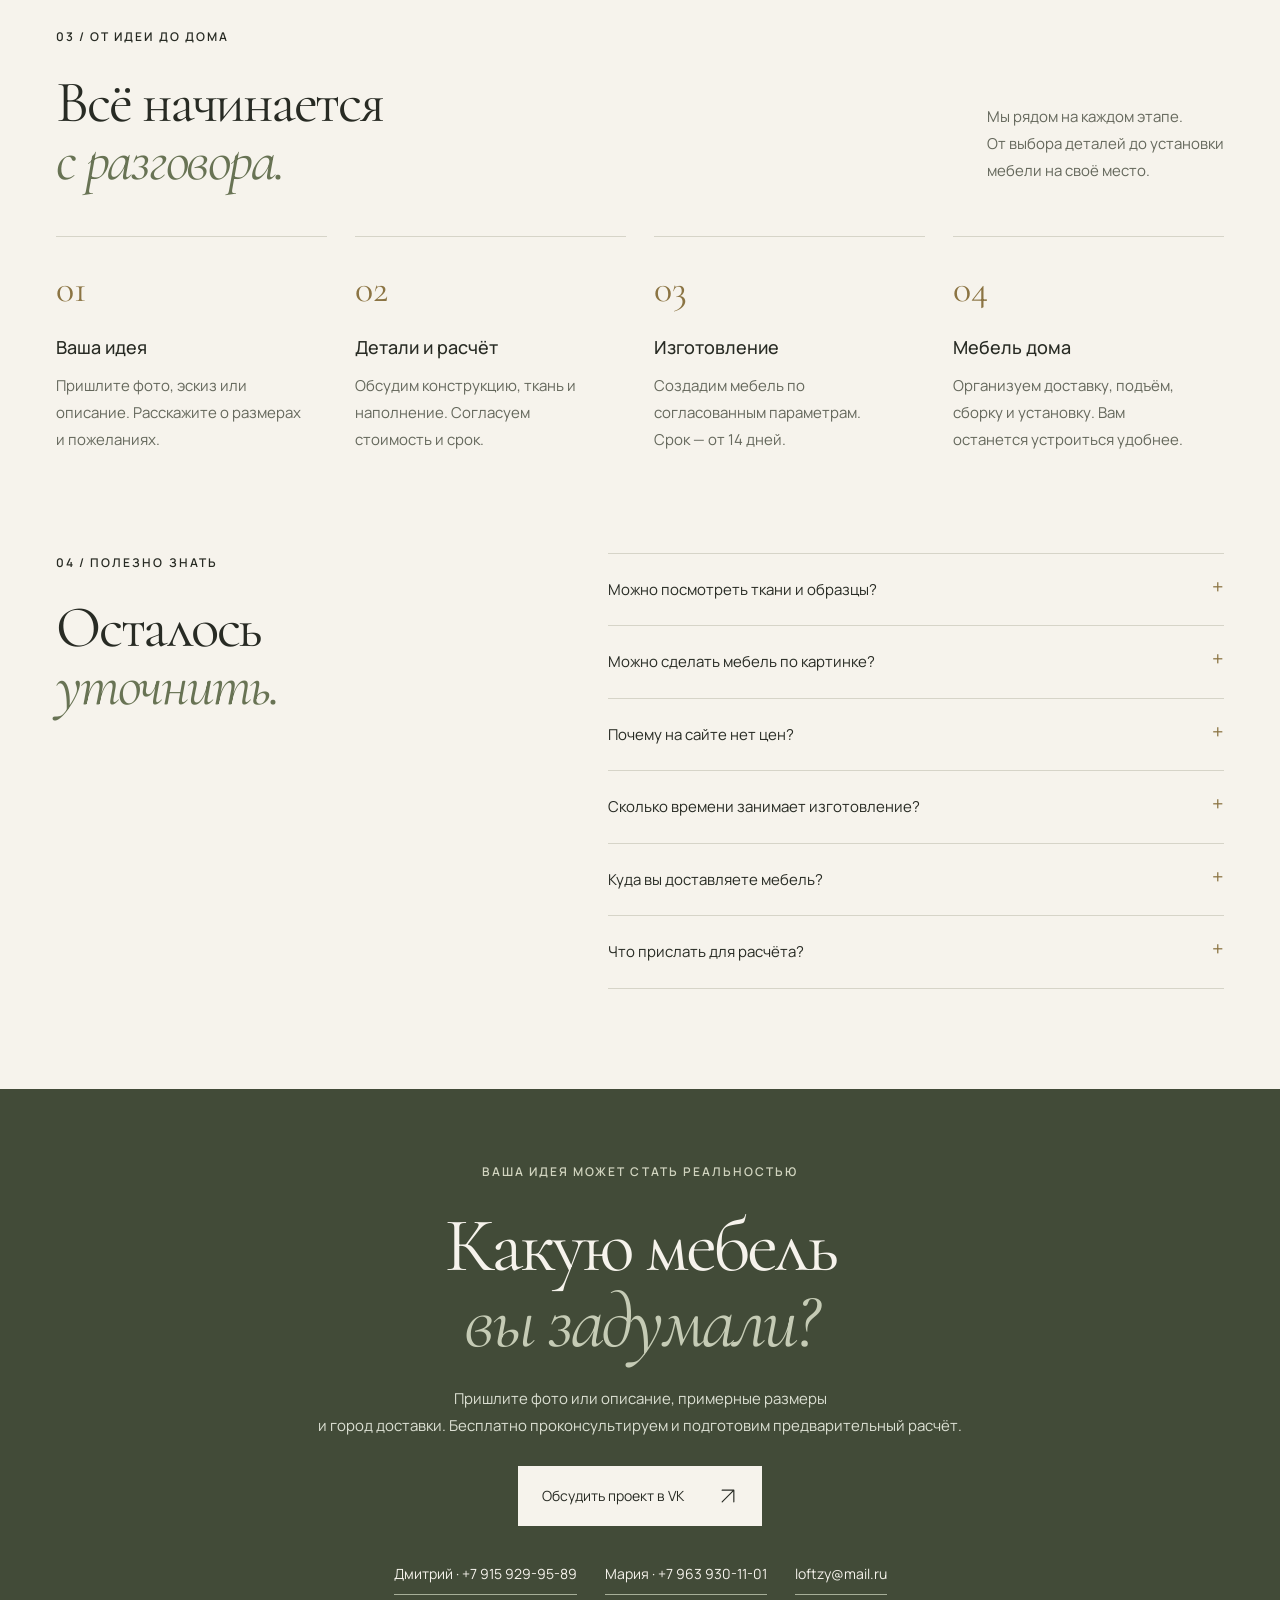
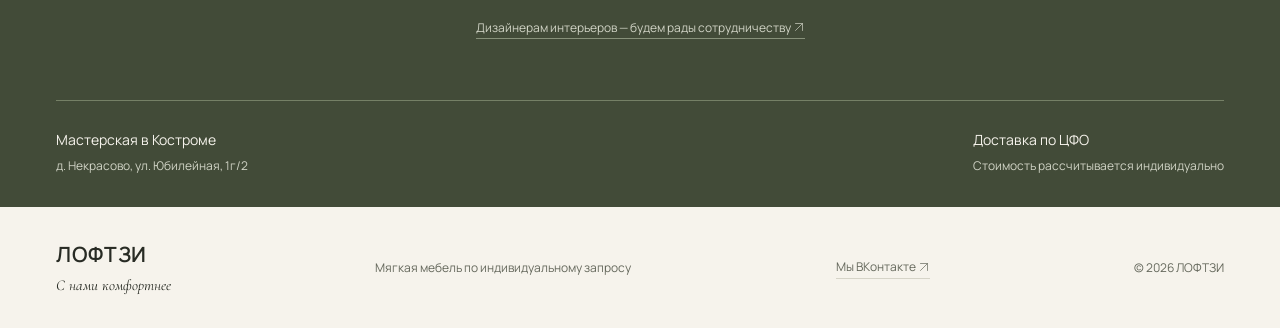
<file: variant-1/index.html>
<!DOCTYPE html><html lang="ru"><head><meta name="robots" content="noindex,follow"><meta charset="UTF-8"><meta name="viewport" content="width=device-width, initial-scale=1"><title>ЛОФТЗИ — дизайнерская мягкая мебель на заказ в Костроме</title><meta name="description" content="Диваны, кровати, кресла и банкетки по вашим размерам и референсам. Изготовление от 14 дней. Доставка и установка по ЦФО. Обсудите проект в VK."><link rel="canonical" href="https://loftzy.ru/"><link rel="icon" type="image/svg+xml" href="data:image/svg+xml,%3csvg%20xmlns='http://www.w3.org/2000/svg'%20viewBox='170%20110%20295%20205'%20color='%23C9AA58'%3e%3ctitle%3eЛОФТЗИ%3c/title%3e%3cg%20id='sofa'%20fill='none'%20stroke='currentColor'%20stroke-width='11.5'%20stroke-linecap='round'%20stroke-linejoin='round'%3e%3cpath%20d='M207%20169%20C251%20112%20385%20112%20429%20169'/%3e%3cpath%20d='M233%20219%20L233%20198%20C233%20163%20194%20162%20185%20184%20C179%20198%20184%20209%20194%20217%20L194%20262%20Q194%20282%20214%20282%20L422%20282%20Q442%20282%20442%20262%20L442%20217%20C452%20209%20457%20198%20451%20184%20C442%20162%20403%20163%20403%20198%20L403%20219'/%3e%3crect%20x='218'%20y='219'%20width='100'%20height='23'%20rx='11.5'/%3e%3crect%20x='318'%20y='219'%20width='100'%20height='23'%20rx='11.5'/%3e%3cpath%20d='M216%20283%20L216%20294%20C216%20308%20237%20308%20237%20294%20L237%20283%20M399%20283%20L399%20294%20C399%20308%20420%20308%20420%20294%20L420%20283'/%3e%3c/g%3e%3c/svg%3e"><meta property="og:type" content="website"><meta property="og:locale" content="ru_RU"><meta property="og:title" content="ЛОФТЗИ — мебель, которая живёт по вашим правилам"><meta property="og:description" content="Дизайнерская мягкая мебель по индивидуальному запросу. От вашей идеи до установки."><meta property="og:url" content="https://loftzy.ru/"><meta property="og:image" content="https://loftzy.ru/_astro/06-curved-sofa.BswuwqCA_Z1M6wm4.jpg"><link rel="stylesheet" href="/_astro/variant-1.DBP6FKAo.css"><link rel="stylesheet" href="/_astro/400-italic.BDL6qef7.css"></head><body><a class="skip" href="#main">Перейти к содержимому</a><header class="header wrap"><a class="brand" href="#" aria-label="ЛОФТЗИ — на главную"><img src="data:image/svg+xml,%3csvg%20xmlns='http://www.w3.org/2000/svg'%20viewBox='80%20110%20485%20340'%20color='%23C9AA58'%3e%3ctitle%3eЛОФТЗИ%3c/title%3e%3cg%20id='sofa'%20fill='none'%20stroke='currentColor'%20stroke-width='11.5'%20stroke-linecap='round'%20stroke-linejoin='round'%3e%3cpath%20d='M207%20169%20C251%20112%20385%20112%20429%20169'/%3e%3cpath%20d='M233%20219%20L233%20198%20C233%20163%20194%20162%20185%20184%20C179%20198%20184%20209%20194%20217%20L194%20262%20Q194%20282%20214%20282%20L422%20282%20Q442%20282%20442%20262%20L442%20217%20C452%20209%20457%20198%20451%20184%20C442%20162%20403%20163%20403%20198%20L403%20219'/%3e%3crect%20x='218'%20y='219'%20width='100'%20height='23'%20rx='11.5'/%3e%3crect%20x='318'%20y='219'%20width='100'%20height='23'%20rx='11.5'/%3e%3cpath%20d='M216%20283%20L216%20294%20C216%20308%20237%20308%20237%20294%20L237%20283%20M399%20283%20L399%20294%20C399%20308%20420%20308%20420%20294%20L420%20283'/%3e%3c/g%3e%3cg%20id='wordmark'%20fill='currentColor'%20fill-rule='evenodd'%3e%3cpath%20d='M96%20432%20Q93%20432%2094%20428%20L117%20348%20Q118%20345%20121%20345%20L139%20345%20Q142%20345%20143%20348%20L165%20428%20Q167%20432%20163%20432%20L146%20432%20Q143%20432%20142%20429%20L129%20377%20L116%20429%20Q115%20432%20112%20432%20Z'/%3e%3cpath%20d='M208%20344%20C182%20344%20172%20358%20172%20388%20C172%20419%20182%20433%20208%20433%20C234%20433%20245%20419%20245%20388%20C245%20358%20234%20344%20208%20344%20Z%20M208%20365%20C218%20365%20221%20372%20221%20388%20C221%20405%20218%20412%20208%20412%20C198%20412%20196%20405%20196%20388%20C196%20372%20198%20365%20208%20365%20Z'/%3e%3cpath%20d='M284%20346%20Q284%20344%20287%20344%20L304%20344%20Q307%20344%20307%20346%20L307%20354%20C327%20357%20337%20370%20337%20388%20C337%20409%20326%20421%20307%20424%20L307%20431%20Q307%20433%20304%20433%20L287%20433%20Q284%20433%20284%20431%20L284%20424%20C265%20421%20254%20409%20254%20388%20C254%20370%20264%20357%20284%20354%20Z%20M284%20374%20C277%20376%20275%20381%20275%20388%20C275%20397%20277%20401%20284%20404%20Z%20M307%20374%20L307%20404%20C314%20401%20316%20397%20316%20388%20C316%20381%20314%20376%20307%20374%20Z'/%3e%3cpath%20d='M339%20345%20L391%20345%20Q394%20345%20394%20348%20L394%20363%20Q394%20366%20391%20366%20L377%20366%20L377%20429%20Q377%20432%20374%20432%20L356%20432%20Q353%20432%20353%20429%20L353%20366%20L339%20366%20Q336%20366%20336%20363%20L336%20348%20Q336%20345%20339%20345%20Z'/%3e%3cpath%20d='M410%20345%20L433%20345%20C453%20345%20463%20354%20463%20369%20C463%20378%20459%20384%20452%20388%20C461%20392%20466%20399%20466%20409%20C466%20425%20454%20432%20434%20432%20L410%20432%20Q407%20432%20407%20429%20L407%20414%20Q407%20411%20410%20411%20L431%20411%20C439%20411%20443%20409%20443%20405%20C443%20400%20439%20398%20431%20398%20L420%20398%20Q417%20398%20417%20395%20L417%20382%20Q417%20379%20420%20379%20L430%20379%20C437%20379%20440%20377%20440%20372%20C440%20368%20437%20366%20430%20366%20L410%20366%20Q407%20366%20407%20363%20L407%20348%20Q407%20345%20410%20345%20Z'/%3e%3cpath%20d='M479%20345%20L497%20345%20Q500%20345%20500%20348%20L500%20394%20L527%20348%20Q529%20345%20532%20345%20L547%20345%20Q550%20345%20550%20348%20L550%20429%20Q550%20432%20547%20432%20L529%20432%20Q526%20432%20526%20429%20L526%20383%20L499%20429%20Q497%20432%20494%20432%20L479%20432%20Q476%20432%20476%20429%20L476%20348%20Q476%20345%20479%20345%20Z'/%3e%3c/g%3e%3c/svg%3e" width="90" height="64" alt="ЛОФТЗИ"></a><nav aria-label="Главная навигация" id="navigation"><a href="#works">Наши работы</a><a href="#approach">Ваш проект</a><a href="#process">Как заказать</a><a href="#contacts">Контакты</a></nav><a class="header-cta" href="https://vk.me/new_mebel44" target="_blank" rel="noopener noreferrer">Обсудить проект <span aria-hidden="true"><svg class="arrow-icon" width="24" height="24" viewBox="0 0 24 24" fill="none" aria-hidden="true" focusable="false"><path d="M5 19 19 5M5 5h14v14" stroke="currentColor" stroke-width="1.4" stroke-linecap="round" stroke-linejoin="round"></path></svg></span></a><button class="menu-toggle" aria-label="Открыть меню" aria-expanded="false" aria-controls="navigation"><span></span><span></span></button></header><main id="main"><section class="hero wrap" aria-labelledby="hero-title"><div class="hero-copy"><p class="eyebrow">Мастерская мягкой мебели · Кострома</p><h1 id="hero-title">Мебель, которая <br><em>живёт по вашим <br>правилам.</em></h1><p class="intro">Ваша идея, любимая ткань, нужные размеры. <br class="desktop"> Создаём диваны, кровати и кресла <br class="desktop"> для вашего пространства и образа жизни.</p><a class="button" href="https://vk.me/new_mebel44" target="_blank" rel="noopener noreferrer">Обсудить проект в VK <span aria-hidden="true"><svg class="arrow-icon" width="24" height="24" viewBox="0 0 24 24" fill="none" aria-hidden="true" focusable="false"><path d="M5 19 19 5M5 5h14v14" stroke="currentColor" stroke-width="1.4" stroke-linecap="round" stroke-linejoin="round"></path></svg></span></a><a class="text-link hero-link" href="#works">Познакомиться с работами <span aria-hidden="true"><svg class="arrow-icon" width="24" height="24" viewBox="0 0 24 24" fill="none" aria-hidden="true" focusable="false"><path d="M12 4v16m-6-6 6 6 6-6" stroke="currentColor" stroke-width="1.4" stroke-linecap="round" stroke-linejoin="round"></path></svg></span></a></div><figure class="hero-photo"><img src="/_astro/06-curved-sofa.BswuwqCA_Z1bmFX6.webp" srcset="/_astro/06-curved-sofa.BswuwqCA_25jJF4.webp 640w, /_astro/06-curved-sofa.BswuwqCA_ZUY66k.webp 960w, /_astro/06-curved-sofa.BswuwqCA_Z1bmFX6.webp 1280w" alt="Полукруглый зелёный диван, изготовленный под эркер" sizes="(max-width: 1000px) min(820px, calc(100vw - 56px)), 58vw" loading="eager" fetchpriority="high" decoding="async" width="1280" height="960"><figcaption><span>Форма следует вашей идее</span><span>01 / Из наших работ</span></figcaption></figure><div class="hero-note"><span class="small-rule"></span><p>От первого эскиза <br>до любимого места в доме.</p></div></section><div class="facts wrap"><p><strong>По вашим размерам</strong><span>и индивидуальному запросу</span></p><p><strong>От 14 дней</strong><span>срок зависит от объёма заказа</span></p><p><strong>До установки</strong><span>доставка, подъём и сборка</span></p><a href="#contacts">Доставляем по ЦФО <span aria-hidden="true"><svg class="arrow-icon" width="24" height="24" viewBox="0 0 24 24" fill="none" aria-hidden="true" focusable="false"><path d="M5 19 19 5M5 5h14v14" stroke="currentColor" stroke-width="1.4" stroke-linecap="round" stroke-linejoin="round"></path></svg></span></a></div><section class="works wrap section" id="works" aria-labelledby="works-title"><div class="section-heading"><div><p class="eyebrow">01 / Сделано в ЛОФТЗИ</p><h2 id="works-title">У каждой вещи — <br><em>своя история.</em></h2></div><p>Примеры мебели по индивидуальным заказам. <br>Откройте фотографию, чтобы рассмотреть детали.</p></div><div class="filters" role="group" aria-label="Категории работ"><button data-filter="all" aria-pressed="true">Все работы</button><button data-filter="sofas" aria-pressed="false">Диваны</button><button data-filter="beds" aria-pressed="false">Кровати</button><button data-filter="chairs" aria-pressed="false">Кресла</button><button data-filter="small" aria-pressed="false">Пуфы и банкетки</button></div><p class="sr-only" id="filter-status" aria-live="polite"></p><div class="gallery" data-initial-count="6"><article class="work" data-category="sofas" data-index="0"><button class="photo-button" style="--photo-position:50% 50%" data-viewer data-src="/_astro/06-curved-sofa.BswuwqCA.webp" data-title="Диван для эркера" aria-label="Увеличить: Диван для эркера"><img src="/_astro/06-curved-sofa.BswuwqCA_Z1bmFX6.webp" srcset="/_astro/06-curved-sofa.BswuwqCA_Z2fXbW4.webp 400w, /_astro/06-curved-sofa.BswuwqCA_25jJF4.webp 640w, /_astro/06-curved-sofa.BswuwqCA_ZUY66k.webp 960w" alt="Диван для эркера" sizes="(max-width: 360px) calc(100vw - 32px), (max-width: 600px) calc(100vw - 40px), (max-width: 760px) calc((100vw - 55px) / 2), (max-width: 1000px) calc((100vw - 89px) / 2), (max-width: 1100px) calc((100vw - 114px) / 3), (max-width: 1512px) calc((100vw - 162px) / 3), 450px" loading="lazy" decoding="async" width="1280" height="960"><span class="photo-open" aria-hidden="true"><svg class="arrow-icon" width="24" height="24" viewBox="0 0 24 24" fill="none" aria-hidden="true" focusable="false"><path d="M5 19 19 5M5 5h14v14" stroke="currentColor" stroke-width="1.4" stroke-linecap="round" stroke-linejoin="round"></path></svg></span></button><div class="work-caption"><div><h3>Диван для эркера</h3></div></div></article><article class="work" data-category="chairs" data-index="1"><button class="photo-button" style="--photo-position:50% 45%" data-viewer data-src="/_astro/05-round-armchair.hoYzdtQp.webp" data-title="Кресло с округлой спинкой" aria-label="Увеличить: Кресло с округлой спинкой"><img src="/_astro/05-round-armchair.hoYzdtQp_1Li0NF.webp" srcset="/_astro/05-round-armchair.hoYzdtQp_Z4cERw.webp 400w, /_astro/05-round-armchair.hoYzdtQp_2sLihz.webp 640w, /_astro/05-round-armchair.hoYzdtQp_Z22uFT0.webp 960w" alt="Кресло с округлой спинкой" sizes="(max-width: 360px) calc(100vw - 32px), (max-width: 600px) calc(100vw - 40px), (max-width: 760px) calc((100vw - 55px) / 2), (max-width: 1000px) calc((100vw - 89px) / 2), (max-width: 1100px) calc((100vw - 114px) / 3), (max-width: 1512px) calc((100vw - 162px) / 3), 450px" loading="lazy" decoding="async" width="1280" height="1707"><span class="photo-open" aria-hidden="true"><svg class="arrow-icon" width="24" height="24" viewBox="0 0 24 24" fill="none" aria-hidden="true" focusable="false"><path d="M5 19 19 5M5 5h14v14" stroke="currentColor" stroke-width="1.4" stroke-linecap="round" stroke-linejoin="round"></path></svg></span></button><div class="work-caption"><div><h3>Кресло с округлой спинкой</h3></div></div></article><article class="work" data-category="beds" data-index="2"><button class="photo-button" style="--photo-position:50% 50%" data-viewer data-src="/_astro/16-ochre-bed-interior.DLrLwDkL.webp" data-title="Кровать в охристом оттенке" aria-label="Увеличить: Кровать в охристом оттенке"><img src="/_astro/16-ochre-bed-interior.DLrLwDkL_ZTW5xw.webp" srcset="/_astro/16-ochre-bed-interior.DLrLwDkL_ZySB3K.webp 400w, /_astro/16-ochre-bed-interior.DLrLwDkL_Z9a2Xv.webp 640w, /_astro/16-ochre-bed-interior.DLrLwDkL_ZzT37R.webp 960w" alt="Кровать в охристом оттенке" sizes="(max-width: 360px) calc(100vw - 32px), (max-width: 600px) calc(100vw - 40px), (max-width: 760px) calc((100vw - 55px) / 2), (max-width: 1000px) calc((100vw - 89px) / 2), (max-width: 1100px) calc((100vw - 114px) / 3), (max-width: 1512px) calc((100vw - 162px) / 3), 450px" loading="lazy" decoding="async" width="1280" height="960"><span class="photo-open" aria-hidden="true"><svg class="arrow-icon" width="24" height="24" viewBox="0 0 24 24" fill="none" aria-hidden="true" focusable="false"><path d="M5 19 19 5M5 5h14v14" stroke="currentColor" stroke-width="1.4" stroke-linecap="round" stroke-linejoin="round"></path></svg></span></button><div class="work-caption"><div><h3>Кровать в охристом оттенке</h3></div></div></article><article class="work" data-category="sofas" data-index="3"><button class="photo-button" style="--photo-position:50% 50%" data-viewer data-src="/_astro/17-green-sofa.Br9cAFIl.webp" data-title="Зелёный прямой диван" aria-label="Увеличить: Зелёный прямой диван"><img src="/_astro/17-green-sofa.Br9cAFIl_Z27VhI.webp" srcset="/_astro/17-green-sofa.Br9cAFIl_Z1JV75v.webp 400w, /_astro/17-green-sofa.Br9cAFIl_HGm3T.webp 640w, /_astro/17-green-sofa.Br9cAFIl_Z11kORM.webp 960w" alt="Зелёный прямой диван" sizes="(max-width: 360px) calc(100vw - 32px), (max-width: 600px) calc(100vw - 40px), (max-width: 760px) calc((100vw - 55px) / 2), (max-width: 1000px) calc((100vw - 89px) / 2), (max-width: 1100px) calc((100vw - 114px) / 3), (max-width: 1512px) calc((100vw - 162px) / 3), 450px" loading="lazy" decoding="async" width="1280" height="960"><span class="photo-open" aria-hidden="true"><svg class="arrow-icon" width="24" height="24" viewBox="0 0 24 24" fill="none" aria-hidden="true" focusable="false"><path d="M5 19 19 5M5 5h14v14" stroke="currentColor" stroke-width="1.4" stroke-linecap="round" stroke-linejoin="round"></path></svg></span></button><div class="work-caption"><div><h3>Зелёный прямой диван</h3></div></div></article><article class="work" data-category="small" data-index="4"><button class="photo-button" style="--photo-position:50% 45%" data-viewer data-src="/_astro/13-upholstered-bench.Bd4siing.webp" data-title="Банкетка на мягких опорах" aria-label="Увеличить: Банкетка на мягких опорах"><img src="/_astro/13-upholstered-bench.Bd4siing_Zhv3mX.webp" srcset="/_astro/13-upholstered-bench.Bd4siing_Z2a3mWr.webp 400w, /_astro/13-upholstered-bench.Bd4siing_ZnW4CL.webp 640w, /_astro/13-upholstered-bench.Bd4siing_mpIvt.webp 960w" alt="Банкетка на мягких опорах" sizes="(max-width: 360px) calc(100vw - 32px), (max-width: 600px) calc(100vw - 40px), (max-width: 760px) calc((100vw - 55px) / 2), (max-width: 1000px) calc((100vw - 89px) / 2), (max-width: 1100px) calc((100vw - 114px) / 3), (max-width: 1512px) calc((100vw - 162px) / 3), 450px" loading="lazy" decoding="async" width="1080" height="1920"><span class="photo-open" aria-hidden="true"><svg class="arrow-icon" width="24" height="24" viewBox="0 0 24 24" fill="none" aria-hidden="true" focusable="false"><path d="M5 19 19 5M5 5h14v14" stroke="currentColor" stroke-width="1.4" stroke-linecap="round" stroke-linejoin="round"></path></svg></span></button><div class="work-caption"><div><h3>Банкетка на мягких опорах</h3></div></div></article><article class="work" data-category="sofas" data-index="5"><button class="photo-button" style="--photo-position:50% 50%" data-viewer data-src="/_astro/08-light-straight-sofa.CKvQI7a4.webp" data-title="Прямой диван в светлой ткани" aria-label="Увеличить: Прямой диван в светлой ткани"><img src="/_astro/08-light-straight-sofa.CKvQI7a4_THXPz.webp" srcset="/_astro/08-light-straight-sofa.CKvQI7a4_Zi8ef5.webp 400w, /_astro/08-light-straight-sofa.CKvQI7a4_1ACW5b.webp 640w, /_astro/08-light-straight-sofa.CKvQI7a4_Z1N13Fw.webp 960w" alt="Прямой диван в светлой ткани" sizes="(max-width: 360px) calc(100vw - 32px), (max-width: 600px) calc(100vw - 40px), (max-width: 760px) calc((100vw - 55px) / 2), (max-width: 1000px) calc((100vw - 89px) / 2), (max-width: 1100px) calc((100vw - 114px) / 3), (max-width: 1512px) calc((100vw - 162px) / 3), 450px" loading="lazy" decoding="async" width="1280" height="960"><span class="photo-open" aria-hidden="true"><svg class="arrow-icon" width="24" height="24" viewBox="0 0 24 24" fill="none" aria-hidden="true" focusable="false"><path d="M5 19 19 5M5 5h14v14" stroke="currentColor" stroke-width="1.4" stroke-linecap="round" stroke-linejoin="round"></path></svg></span></button><div class="work-caption"><div><h3>Прямой диван в светлой ткани</h3></div></div></article><article class="work" data-category="beds" data-index="6"><button class="photo-button" style="--photo-position:50% 70%" data-viewer data-src="/_astro/03-teal-bed.CJagPskq.webp" data-title="Кровать с угловой спинкой" aria-label="Увеличить: Кровать с угловой спинкой"><img src="/_astro/03-teal-bed.CJagPskq_1baJ4e.webp" srcset="/_astro/03-teal-bed.CJagPskq_ZaEyU2.webp 400w, /_astro/03-teal-bed.CJagPskq_WwEii.webp 640w, /_astro/03-teal-bed.CJagPskq_Z2hEnJE.webp 960w" alt="Кровать с угловой спинкой" sizes="(max-width: 360px) calc(100vw - 32px), (max-width: 600px) calc(100vw - 40px), (max-width: 760px) calc((100vw - 55px) / 2), (max-width: 1000px) calc((100vw - 89px) / 2), (max-width: 1100px) calc((100vw - 114px) / 3), (max-width: 1512px) calc((100vw - 162px) / 3), 450px" loading="lazy" decoding="async" width="1280" height="1707"><span class="photo-open" aria-hidden="true"><svg class="arrow-icon" width="24" height="24" viewBox="0 0 24 24" fill="none" aria-hidden="true" focusable="false"><path d="M5 19 19 5M5 5h14v14" stroke="currentColor" stroke-width="1.4" stroke-linecap="round" stroke-linejoin="round"></path></svg></span></button><div class="work-caption"><div><h3>Кровать с угловой спинкой</h3></div></div></article><article class="work" data-category="sofas" data-index="7"><button class="photo-button" style="--photo-position:50% 50%" data-viewer data-src="/_astro/18-sage-sofa.jjWeyptA.webp" data-title="Диван шалфейного оттенка" aria-label="Увеличить: Диван шалфейного оттенка"><img src="/_astro/18-sage-sofa.jjWeyptA_Z20tT5M.webp" srcset="/_astro/18-sage-sofa.jjWeyptA_1xqs5V.webp 400w, /_astro/18-sage-sofa.jjWeyptA_1afDG8.webp 640w, /_astro/18-sage-sofa.jjWeyptA_Z1PiE96.webp 960w" alt="Диван шалфейного оттенка" sizes="(max-width: 360px) calc(100vw - 32px), (max-width: 600px) calc(100vw - 40px), (max-width: 760px) calc((100vw - 55px) / 2), (max-width: 1000px) calc((100vw - 89px) / 2), (max-width: 1100px) calc((100vw - 114px) / 3), (max-width: 1512px) calc((100vw - 162px) / 3), 450px" loading="lazy" decoding="async" width="1280" height="960"><span class="photo-open" aria-hidden="true"><svg class="arrow-icon" width="24" height="24" viewBox="0 0 24 24" fill="none" aria-hidden="true" focusable="false"><path d="M5 19 19 5M5 5h14v14" stroke="currentColor" stroke-width="1.4" stroke-linecap="round" stroke-linejoin="round"></path></svg></span></button><div class="work-caption"><div><h3>Диван шалфейного оттенка</h3></div></div></article><article class="work" data-category="small" data-index="8"><button class="photo-button" style="--photo-position:50% 50%" data-viewer data-src="/_astro/01-grey-sofa-pouf.Bg_WKwgf.webp" data-title="Диван и отдельный пуф" aria-label="Увеличить: Диван и отдельный пуф"><img src="/_astro/01-grey-sofa-pouf.Bg_WKwgf_Z2nTUzO.webp" srcset="/_astro/01-grey-sofa-pouf.Bg_WKwgf_2dN43V.webp 400w, /_astro/01-grey-sofa-pouf.Bg_WKwgf_ixkWq.webp 640w, /_astro/01-grey-sofa-pouf.Bg_WKwgf_ZgWTDP.webp 960w" alt="Диван и отдельный пуф" sizes="(max-width: 360px) calc(100vw - 32px), (max-width: 600px) calc(100vw - 40px), (max-width: 760px) calc((100vw - 55px) / 2), (max-width: 1000px) calc((100vw - 89px) / 2), (max-width: 1100px) calc((100vw - 114px) / 3), (max-width: 1512px) calc((100vw - 162px) / 3), 450px" loading="lazy" decoding="async" width="1280" height="960"><span class="photo-open" aria-hidden="true"><svg class="arrow-icon" width="24" height="24" viewBox="0 0 24 24" fill="none" aria-hidden="true" focusable="false"><path d="M5 19 19 5M5 5h14v14" stroke="currentColor" stroke-width="1.4" stroke-linecap="round" stroke-linejoin="round"></path></svg></span></button><div class="work-caption"><div><h3>Диван и отдельный пуф</h3></div></div></article><article class="work" data-category="beds" data-index="9"><button class="photo-button" style="--photo-position:50% 50%" data-viewer data-src="/_astro/24-bed-and-bench.BVBuwo1t.webp" data-title="Кровать и банкетка с каретной стяжкой" aria-label="Увеличить: Кровать и банкетка с каретной стяжкой"><img src="/_astro/24-bed-and-bench.BVBuwo1t_1syeC5.webp" srcset="/_astro/24-bed-and-bench.BVBuwo1t_ZjB17y.webp 400w, /_astro/24-bed-and-bench.BVBuwo1t_2qGR9b.webp 640w, /_astro/24-bed-and-bench.BVBuwo1t_Z2aDzxS.webp 960w" alt="Кровать и банкетка с каретной стяжкой" sizes="(max-width: 360px) calc(100vw - 32px), (max-width: 600px) calc(100vw - 40px), (max-width: 760px) calc((100vw - 55px) / 2), (max-width: 1000px) calc((100vw - 89px) / 2), (max-width: 1100px) calc((100vw - 114px) / 3), (max-width: 1512px) calc((100vw - 162px) / 3), 450px" loading="lazy" decoding="async" width="1152" height="864"><span class="photo-open" aria-hidden="true"><svg class="arrow-icon" width="24" height="24" viewBox="0 0 24 24" fill="none" aria-hidden="true" focusable="false"><path d="M5 19 19 5M5 5h14v14" stroke="currentColor" stroke-width="1.4" stroke-linecap="round" stroke-linejoin="round"></path></svg></span></button><div class="work-caption"><div><h3>Кровать и банкетка с каретной стяжкой</h3></div></div></article><article class="work" data-category="beds" data-index="10"><button class="photo-button" style="--photo-position:50% 50%" data-viewer data-src="/_astro/26-blue-headboard-bed.05Zl6T6a.webp" data-title="Кровать с высоким синим изголовьем" aria-label="Увеличить: Кровать с высоким синим изголовьем"><img src="/_astro/26-blue-headboard-bed.05Zl6T6a_8SJnh.webp" srcset="/_astro/26-blue-headboard-bed.05Zl6T6a_OmMiX.webp 400w, /_astro/26-blue-headboard-bed.05Zl6T6a_1f6lod.webp 640w, /_astro/26-blue-headboard-bed.05Zl6T6a_NmleQ.webp 960w" alt="Кровать с высоким синим изголовьем" sizes="(max-width: 360px) calc(100vw - 32px), (max-width: 600px) calc(100vw - 40px), (max-width: 760px) calc((100vw - 55px) / 2), (max-width: 1000px) calc((100vw - 89px) / 2), (max-width: 1100px) calc((100vw - 114px) / 3), (max-width: 1512px) calc((100vw - 162px) / 3), 450px" loading="lazy" decoding="async" width="1152" height="864"><span class="photo-open" aria-hidden="true"><svg class="arrow-icon" width="24" height="24" viewBox="0 0 24 24" fill="none" aria-hidden="true" focusable="false"><path d="M5 19 19 5M5 5h14v14" stroke="currentColor" stroke-width="1.4" stroke-linecap="round" stroke-linejoin="round"></path></svg></span></button><div class="work-caption"><div><h3>Кровать с высоким синим изголовьем</h3></div></div></article><article class="work" data-category="sofas" data-index="11"><button class="photo-button" style="--photo-position:50% 50%" data-viewer data-src="/_astro/27-brown-sofa.DP7AD-Mj.webp" data-title="Диван с декоративными швами" aria-label="Увеличить: Диван с декоративными швами"><img src="/_astro/27-brown-sofa.DP7AD-Mj_PT1Um.webp" srcset="/_astro/27-brown-sofa.DP7AD-Mj_1MVPms.webp 400w, /_astro/27-brown-sofa.DP7AD-Mj_ZNBOi4.webp 640w, /_astro/27-brown-sofa.DP7AD-Mj_2wx7zb.webp 960w" alt="Диван с декоративными швами" sizes="(max-width: 360px) calc(100vw - 32px), (max-width: 600px) calc(100vw - 40px), (max-width: 760px) calc((100vw - 55px) / 2), (max-width: 1000px) calc((100vw - 89px) / 2), (max-width: 1100px) calc((100vw - 114px) / 3), (max-width: 1512px) calc((100vw - 162px) / 3), 450px" loading="lazy" decoding="async" width="1152" height="864"><span class="photo-open" aria-hidden="true"><svg class="arrow-icon" width="24" height="24" viewBox="0 0 24 24" fill="none" aria-hidden="true" focusable="false"><path d="M5 19 19 5M5 5h14v14" stroke="currentColor" stroke-width="1.4" stroke-linecap="round" stroke-linejoin="round"></path></svg></span></button><div class="work-caption"><div><h3>Диван с декоративными швами</h3></div></div></article></div><div class="gallery-bottom"><p>Диваны, кровати, кресла, пуфы, банкетки и стулья. <br>Размеры, форма и отделка — под ваш запрос.</p><button class="text-link show-more">Показать ещё работы <span aria-hidden="true"><svg class="arrow-icon" width="24" height="24" viewBox="0 0 24 24" fill="none" aria-hidden="true" focusable="false"><path d="M12 4v16m-6-6 6 6 6-6" stroke="currentColor" stroke-width="1.4" stroke-linecap="round" stroke-linejoin="round"></path></svg></span></button></div></section><section class="approach" id="approach"><div class="wrap approach-grid"><div class="approach-images"><img src="/_astro/05-round-armchair.hoYzdtQp_1Li0NF.webp" srcset="/_astro/05-round-armchair.hoYzdtQp_Z2okSFJ.webp 480w, /_astro/05-round-armchair.hoYzdtQp_Z26Ljnf.webp 800w" alt="Округлое кресло с сочетанием однотонной и узорчатой ткани" sizes="(max-width:760px) 75vw, 32vw" loading="lazy" decoding="async" width="1280" height="1707" class="detail-chair"><div class="detail-frame"><img src="/_astro/03-teal-bed.CJagPskq_1baJ4e.webp" srcset="/_astro/03-teal-bed.CJagPskq_Z1fU6oj.webp 320w, /_astro/03-teal-bed.CJagPskq_Z1GFs8r.webp 480w" alt="Бирюзовая кровать с угловой мягкой спинкой" sizes="(max-width:760px) 38vw, 19vw" loading="lazy" decoding="async" width="1280" height="1707" class="detail-secondary"></div><span class="image-label">Форма. Фактура. Ваш характер.</span></div><div class="approach-copy"><p class="eyebrow">02 / Вместо готовых решений</p><h2>Ваша идея. <br><em>Наше исполнение.</em></h2><p>Сохранённая картинка из Pinterest. Эскиз дизайнера. Или просто желание устроиться поудобнее у окна.</p><p>Поможем превратить идею в мебель: обсудим пропорции, подберём ткань и согласуем детали. Чтобы вещь стала частью именно вашего интерьера.</p><ul class="choices"><li><span>01</span>Размеры под ваше пространство</li><li><span>02</span>Форма и детали по вашей задумке</li><li><span>03</span>Ткань, оттенок и мягкость на ваш вкус</li></ul><p class="visit-note">Ткани и образцы можно посмотреть в нашей мастерской в Некрасово. Перед поездкой уточните удобное время. <a href="#contacts">Связаться перед поездкой</a></p><a class="text-link" href="https://vk.me/new_mebel44" target="_blank" rel="noopener noreferrer">Отправить свою идею <span aria-hidden="true"><svg class="arrow-icon" width="24" height="24" viewBox="0 0 24 24" fill="none" aria-hidden="true" focusable="false"><path d="M5 19 19 5M5 5h14v14" stroke="currentColor" stroke-width="1.4" stroke-linecap="round" stroke-linejoin="round"></path></svg></span></a></div></div></section><section class="section wrap process" id="process"><div class="section-heading"><div><p class="eyebrow">03 / От идеи до дома</p><h2>Всё начинается <br><em>с разговора.</em></h2></div><p>Мы рядом на каждом этапе. <br>От выбора деталей до установки <br>мебели на своё место.</p></div><ol class="steps"><li><span>01</span><h3>Ваша идея</h3><p>Пришлите фото, эскиз или описание. Расскажите о размерах и пожеланиях.</p></li><li><span>02</span><h3>Детали и расчёт</h3><p>Обсудим конструкцию, ткань и наполнение. Согласуем стоимость и срок.</p></li><li><span>03</span><h3>Изготовление</h3><p>Создадим мебель по согласованным параметрам. Срок — от 14 дней.</p></li><li><span>04</span><h3>Мебель дома</h3><p>Организуем доставку, подъём, сборку и установку. Вам останется устроиться удобнее.</p></li></ol></section><section class="faq wrap section"><div><p class="eyebrow">04 / Полезно знать</p><h2>Осталось <br><em>уточнить.</em></h2></div><div class="faq-list"><details><summary>Можно посмотреть ткани и образцы?<span aria-hidden="true">+</span></summary><p>Да, можно приехать к нам в Некрасово. Перед поездкой свяжитесь с Дмитрием или Марией, чтобы уточнить удобное время.</p></details><details><summary>Можно сделать мебель по картинке?<span aria-hidden="true">+</span></summary><p>Да. Пришлите фотографию, эскиз или ссылку на понравившуюся мебель, например из Pinterest. Обсудим форму, размеры и детали и предложим решение для вашего интерьера.</p></details><details><summary>Почему на сайте нет цен?<span aria-hidden="true">+</span></summary><p>Каждый заказ индивидуален: стоимость зависит от размеров, конструкции, ткани, наполнения и других деталей. Сначала обсудим ваш запрос, затем подготовим расчёт.</p></details><details><summary>Сколько времени занимает изготовление?<span aria-hidden="true">+</span></summary><p>От 14 дней. Точный срок зависит от объёма заказа и согласовывается при обсуждении проекта.</p></details><details><summary>Куда вы доставляете мебель?<span aria-hidden="true">+</span></summary><p>Доставляем по Центральному федеральному округу. Стоимость доставки рассчитывается индивидуально. Организуем погрузку, доставку, подъём, сборку и установку.</p></details><details><summary>Что прислать для расчёта?<span aria-hidden="true">+</span></summary><p>Изображение или описание мебели, примерные размеры и город доставки. Если вы ещё не определились с тканью или деталями, обсудим их в переписке.</p></details></div></section><section class="contact" id="contacts"><div class="wrap contact-inner"><p class="eyebrow">Ваша идея может стать реальностью</p><h2>Какую мебель <br><em>вы задумали?</em></h2><p>Пришлите фото или описание, примерные размеры <br class="desktop"> и город доставки. Бесплатно проконсультируем и подготовим предварительный расчёт.</p><a class="button button-light" href="https://vk.me/new_mebel44" target="_blank" rel="noopener noreferrer">Обсудить проект в VK <span aria-hidden="true"><svg class="arrow-icon" width="24" height="24" viewBox="0 0 24 24" fill="none" aria-hidden="true" focusable="false"><path d="M5 19 19 5M5 5h14v14" stroke="currentColor" stroke-width="1.4" stroke-linecap="round" stroke-linejoin="round"></path></svg></span></a><div class="contact-links"><a href="tel:+79159299589">Дмитрий · +7 915 929-95-89</a><a href="tel:+79639301101">Мария · +7 963 930-11-01</a><a href="mailto:loftzy@mail.ru">loftzy@mail.ru</a></div><a class="designer-invite" href="https://vk.me/new_mebel44" target="_blank" rel="noopener noreferrer">Дизайнерам интерьеров — будем рады сотрудничеству <svg class="arrow-icon" width="24" height="24" viewBox="0 0 24 24" fill="none" aria-hidden="true" focusable="false"><path d="M5 19 19 5M5 5h14v14" stroke="currentColor" stroke-width="1.4" stroke-linecap="round" stroke-linejoin="round"></path></svg></a><div class="contact-foot"><p>Мастерская в Костроме <br><span>д. Некрасово, ул. Юбилейная, 1г/2</span></p><p>Доставка по ЦФО <br><span>Стоимость рассчитывается индивидуально</span></p></div></div></section></main><footer class="wrap footer"><a class="footer-brand" href="#">ЛОФТЗИ<span>С нами комфортнее</span></a><p>Мягкая мебель по индивидуальному запросу</p><a href="https://vk.ru/new_mebel44" target="_blank" rel="noopener noreferrer">Мы ВКонтакте <svg class="arrow-icon" width="24" height="24" viewBox="0 0 24 24" fill="none" aria-hidden="true" focusable="false"><path d="M5 19 19 5M5 5h14v14" stroke="currentColor" stroke-width="1.4" stroke-linecap="round" stroke-linejoin="round"></path></svg></a><span>© 2026 ЛОФТЗИ</span></footer><dialog class="viewer" aria-labelledby="viewer-title"><button class="viewer-close" aria-label="Закрыть фотографию">×</button><div class="viewer-stage"><img id="viewer-image" alt="" draggable="false"></div><div class="viewer-navigation" aria-label="Переключение фотографий"><button class="viewer-prev" aria-label="Предыдущая фотография"><span aria-hidden="true"><svg class="arrow-icon" width="24" height="24" viewBox="0 0 24 24" fill="none" aria-hidden="true" focusable="false"><path d="M20 12H4m6-6-6 6 6 6" stroke="currentColor" stroke-width="1.4" stroke-linecap="round" stroke-linejoin="round"></path></svg></span> Назад</button><button class="viewer-next" aria-label="Следующая фотография">Далее <span aria-hidden="true"><svg class="arrow-icon" width="24" height="24" viewBox="0 0 24 24" fill="none" aria-hidden="true" focusable="false"><path d="M4 12h16m-6-6 6 6-6 6" stroke="currentColor" stroke-width="1.4" stroke-linecap="round" stroke-linejoin="round"></path></svg></span></button></div><div class="viewer-bottom"><h2 id="viewer-title" aria-live="polite"></h2><a href="https://vk.me/new_mebel44" target="_blank" rel="noopener noreferrer">Обсудить похожий проект <svg class="arrow-icon" width="24" height="24" viewBox="0 0 24 24" fill="none" aria-hidden="true" focusable="false"><path d="M5 19 19 5M5 5h14v14" stroke="currentColor" stroke-width="1.4" stroke-linecap="round" stroke-linejoin="round"></path></svg></a></div></dialog><script type="module">var e=document.querySelector(`.menu-toggle`),t=document.querySelector(`#navigation`),n=()=>{e.setAttribute(`aria-expanded`,`false`),e.setAttribute(`aria-label`,`Открыть меню`),t.classList.remove(`is-open`)};e.addEventListener(`click`,()=>{let n=e.getAttribute(`aria-expanded`)!==`true`;e.setAttribute(`aria-expanded`,String(n)),e.setAttribute(`aria-label`,n?`Закрыть меню`:`Открыть меню`),t.classList.toggle(`is-open`,n)}),t.querySelectorAll(`a`).forEach(e=>e.addEventListener(`click`,n)),document.addEventListener(`keydown`,e=>{e.key===`Escape`&&n()});var r=Array.from(document.querySelectorAll(`.work`)),i=document.querySelectorAll(`[data-filter]`),a=document.querySelector(`.show-more`),o=Number(document.querySelector(`.gallery`).dataset.initialCount),s=!1,c=`all`;function l(){r.forEach((e,t)=>{e.hidden=!((c===`all`||e.dataset.category===c)&&(c!==`all`||s||t<o))}),a.hidden=c!==`all`||s||r.length<=o,document.querySelector(`#filter-status`).textContent=c===`all`?`Показаны все выбранные категории работ.`:`Категория работ обновлена.`}i.forEach(e=>e.addEventListener(`click`,()=>{c=e.dataset.filter,i.forEach(t=>t.setAttribute(`aria-pressed`,String(t===e))),l()})),a.addEventListener(`click`,()=>{let e=r.find(e=>e.hidden);s=!0,l(),e?.querySelector(`button`)?.focus()}),l();var u=document.querySelector(`.viewer`),d=document.querySelector(`#viewer-image`),f=u.querySelector(`.viewer-prev`),p=u.querySelector(`.viewer-next`),m=u.querySelector(`.viewer-stage`),h=null,g=[],_=0;function v(){let e=g[_];e&&(d.src=e.dataset.src,d.alt=e.dataset.title,document.querySelector(`#viewer-title`).textContent=e.dataset.title,f.disabled=p.disabled=g.length<2)}function y(e){!u.open||g.length<2||(_=(_+e+g.length)%g.length,v())}document.querySelectorAll(`[data-viewer]`).forEach(e=>e.addEventListener(`click`,()=>{h=e,g=r.filter(e=>!e.hidden).map(e=>e.querySelector(`[data-viewer]`)),_=g.indexOf(e),v(),u.showModal(),document.body.classList.add(`modal-open`)})),f.addEventListener(`click`,()=>y(-1)),p.addEventListener(`click`,()=>y(1)),u.addEventListener(`keydown`,e=>{(e.key===`ArrowLeft`||e.key===`ArrowRight`)&&(e.preventDefault(),y(e.key===`ArrowLeft`?-1:1))});var b=null;m.addEventListener(`pointerdown`,e=>{e.isPrimary&&e.button===0&&(b={id:e.pointerId,x:e.clientX,y:e.clientY,time:Date.now()},m.setPointerCapture(e.pointerId))}),m.addEventListener(`pointerup`,e=>{if(!b||e.pointerId!==b.id)return;let t=e.clientX-b.x,n=e.clientY-b.y,r=Date.now()-b.time;b=null,m.hasPointerCapture(e.pointerId)&&m.releasePointerCapture(e.pointerId),Math.abs(t)>=50&&Math.abs(t)>Math.abs(n)*1.3&&r<1200&&(e.preventDefault(),y(t<0?1:-1))}),m.addEventListener(`pointercancel`,()=>{b=null}),u.querySelector(`.viewer-close`).addEventListener(`click`,()=>u.close()),u.addEventListener(`click`,e=>{if(e.target===u){let t=u.getBoundingClientRect();(e.clientX<t.left||e.clientX>t.right||e.clientY<t.top||e.clientY>t.bottom)&&u.close()}}),u.addEventListener(`close`,()=>{b=null,document.body.classList.remove(`modal-open`),h?.focus()});</script></body></html>
</file>
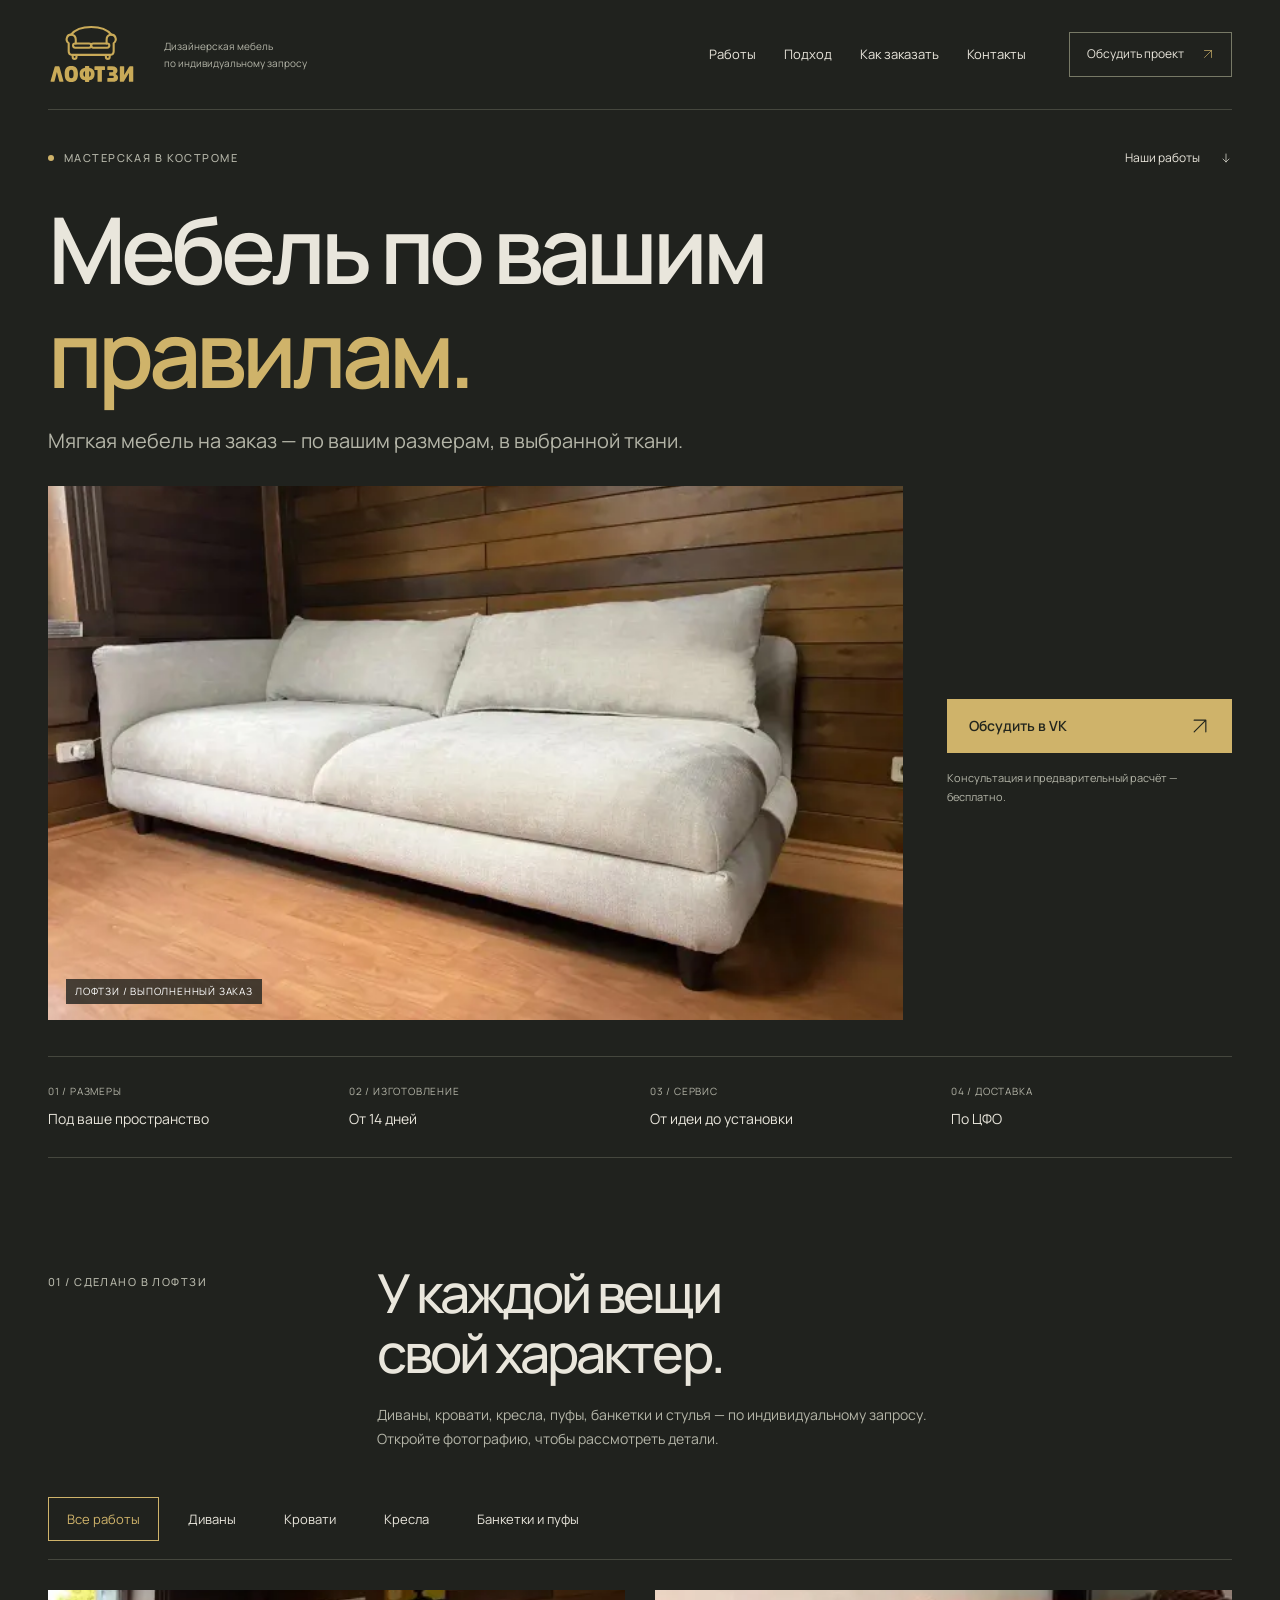
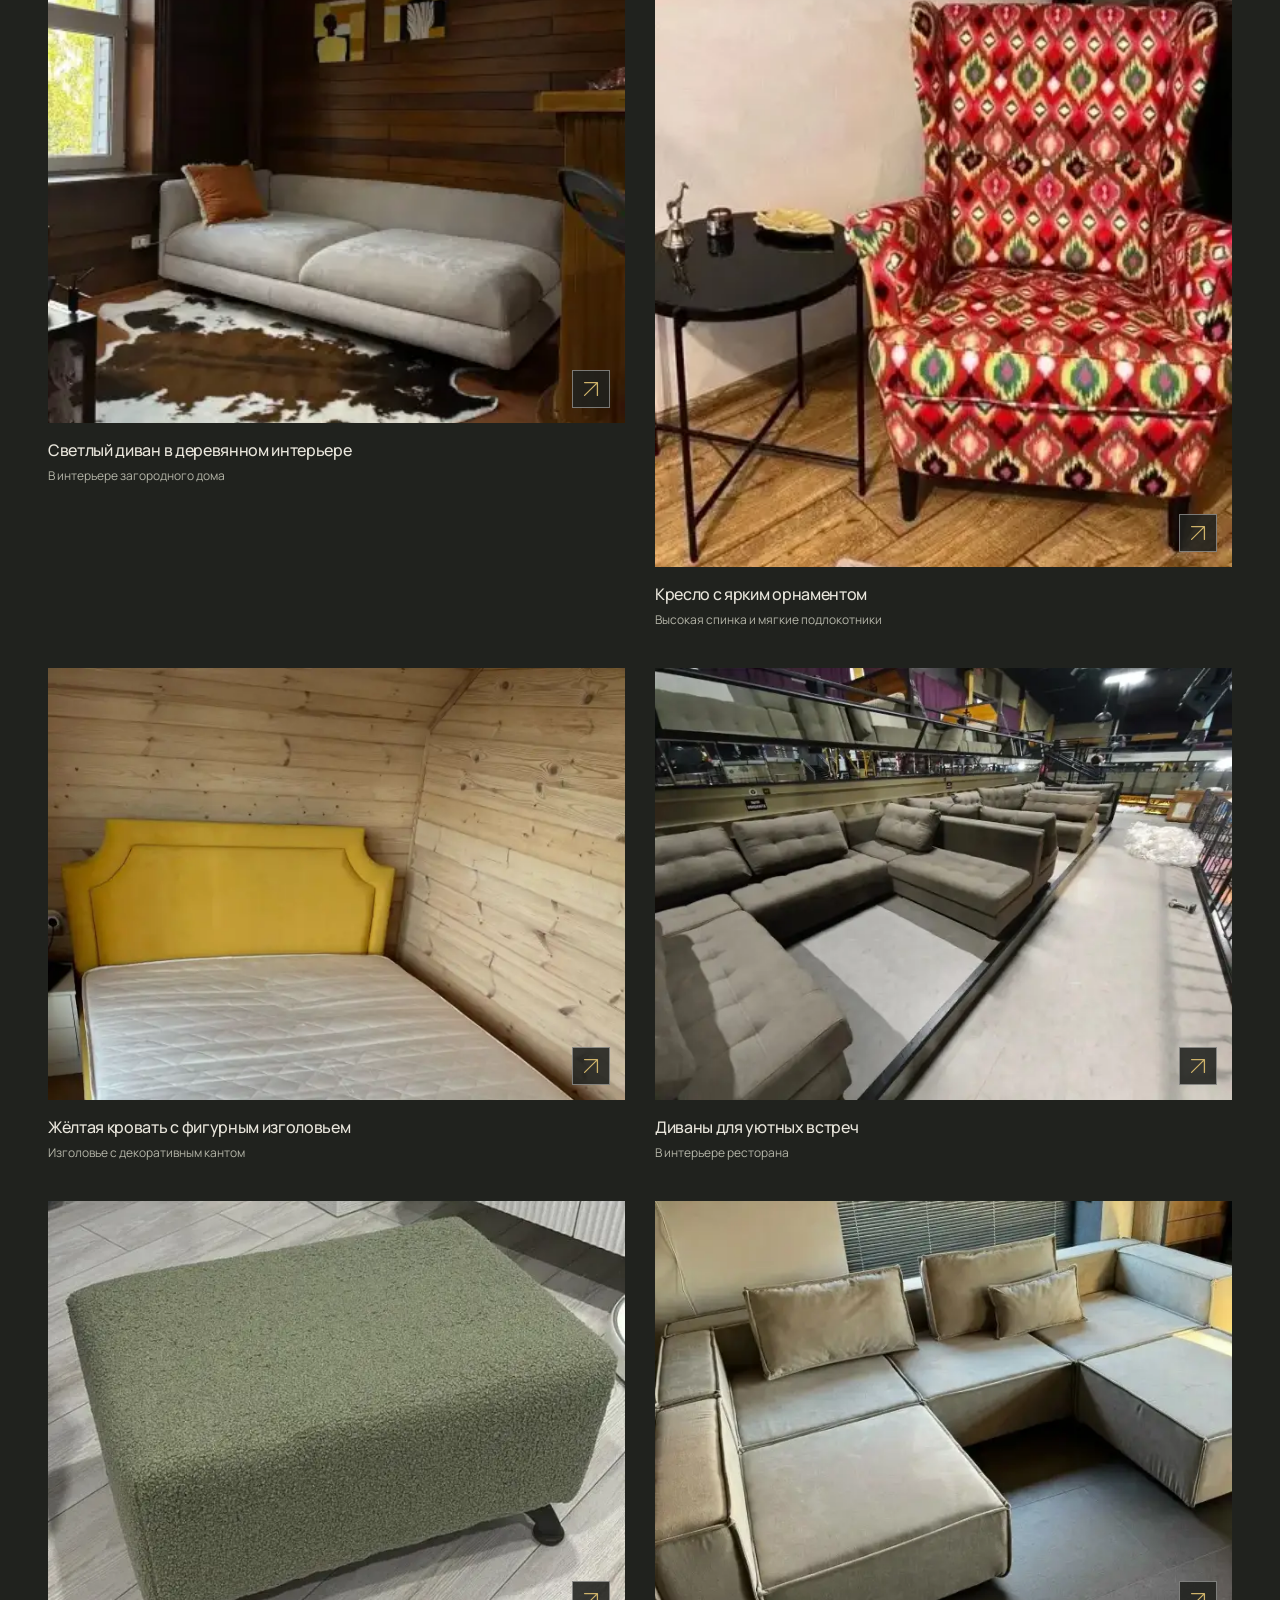
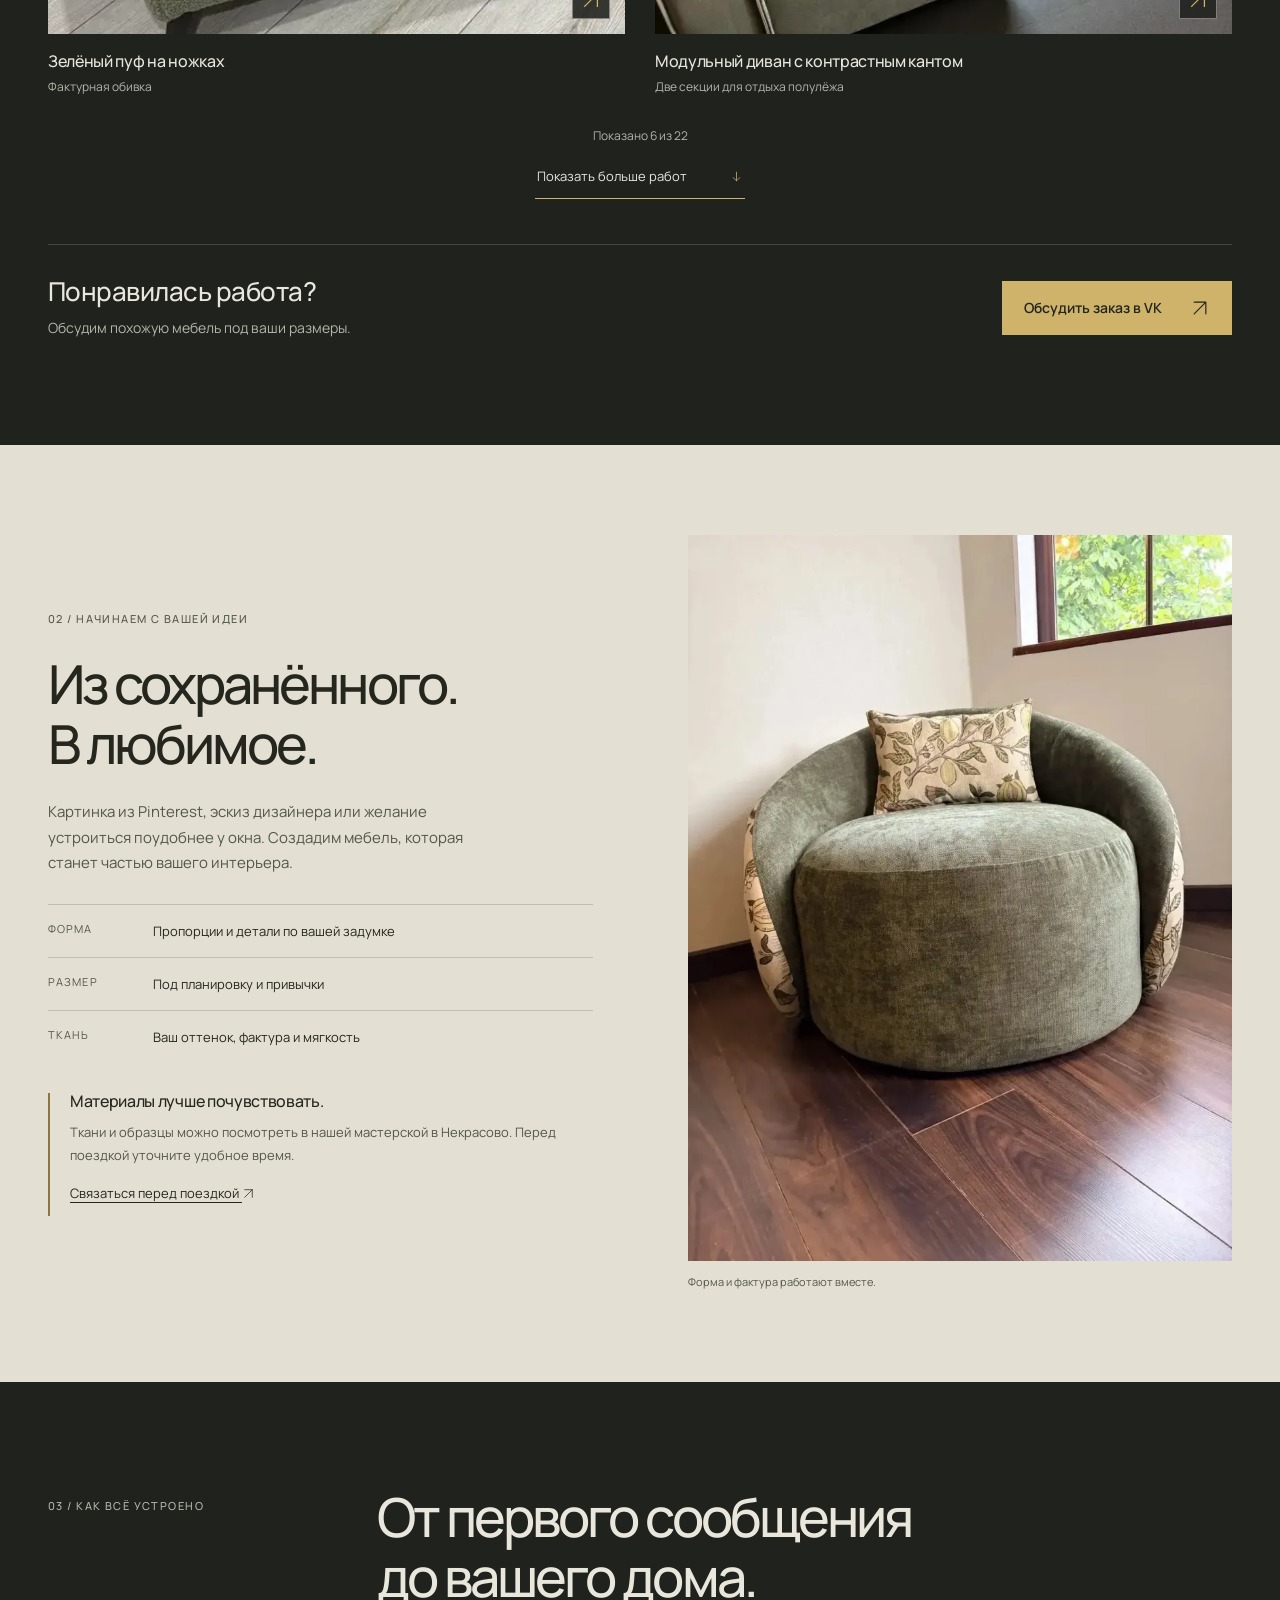
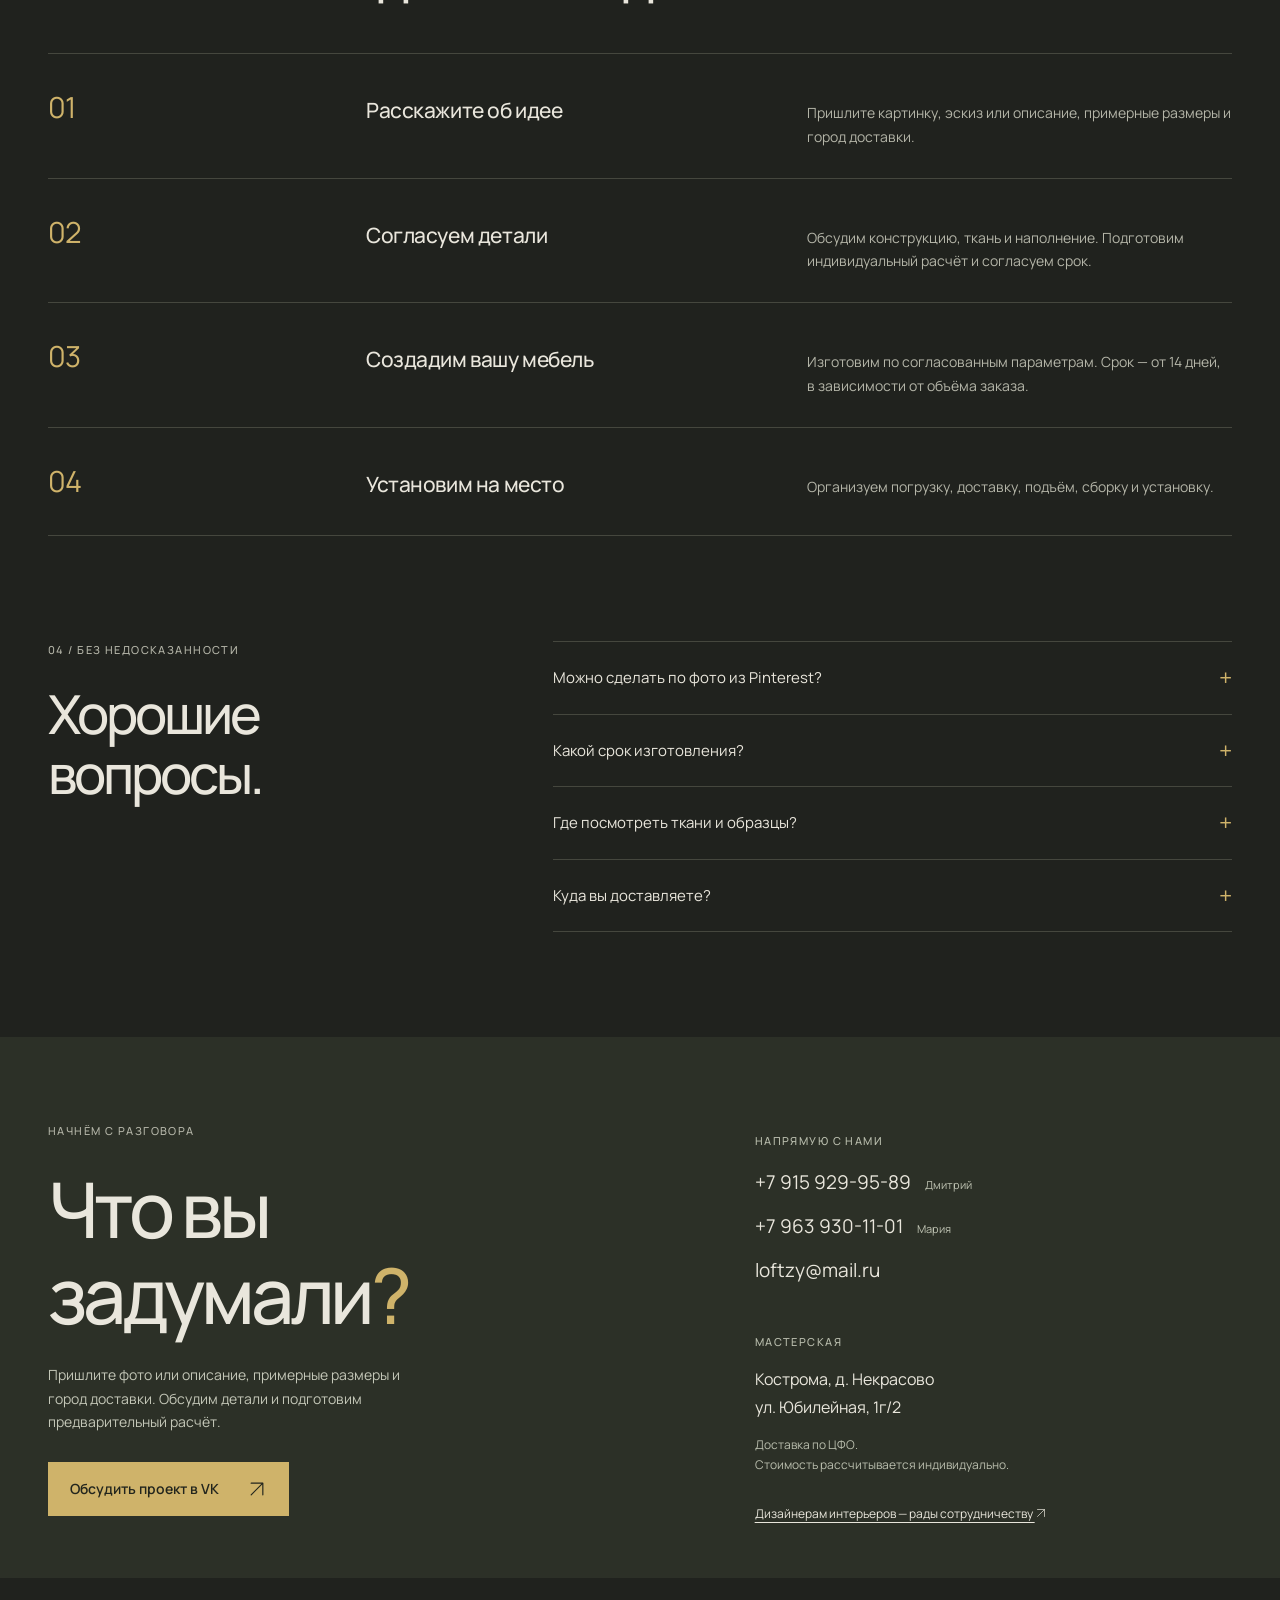
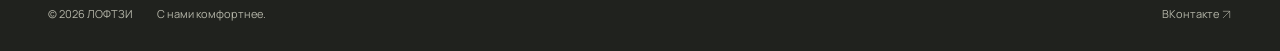
<file: variant-2/index.html>
<!DOCTYPE html><html lang="ru"><head><meta charset="UTF-8"><meta name="viewport" content="width=device-width,initial-scale=1"><title>ЛОФТЗИ — главная страница</title><meta name="robots" content="noindex,follow"><link rel="canonical" href="https://loftzy.ru/"><meta http-equiv="refresh" content="0;url=/"></head><body><p>Сайт переехал на <a href="/">главную страницу ЛОФТЗИ</a>.</p><script>(function(){const home = "/";
location.replace(home + location.hash);})();</script></body></html>
</file>
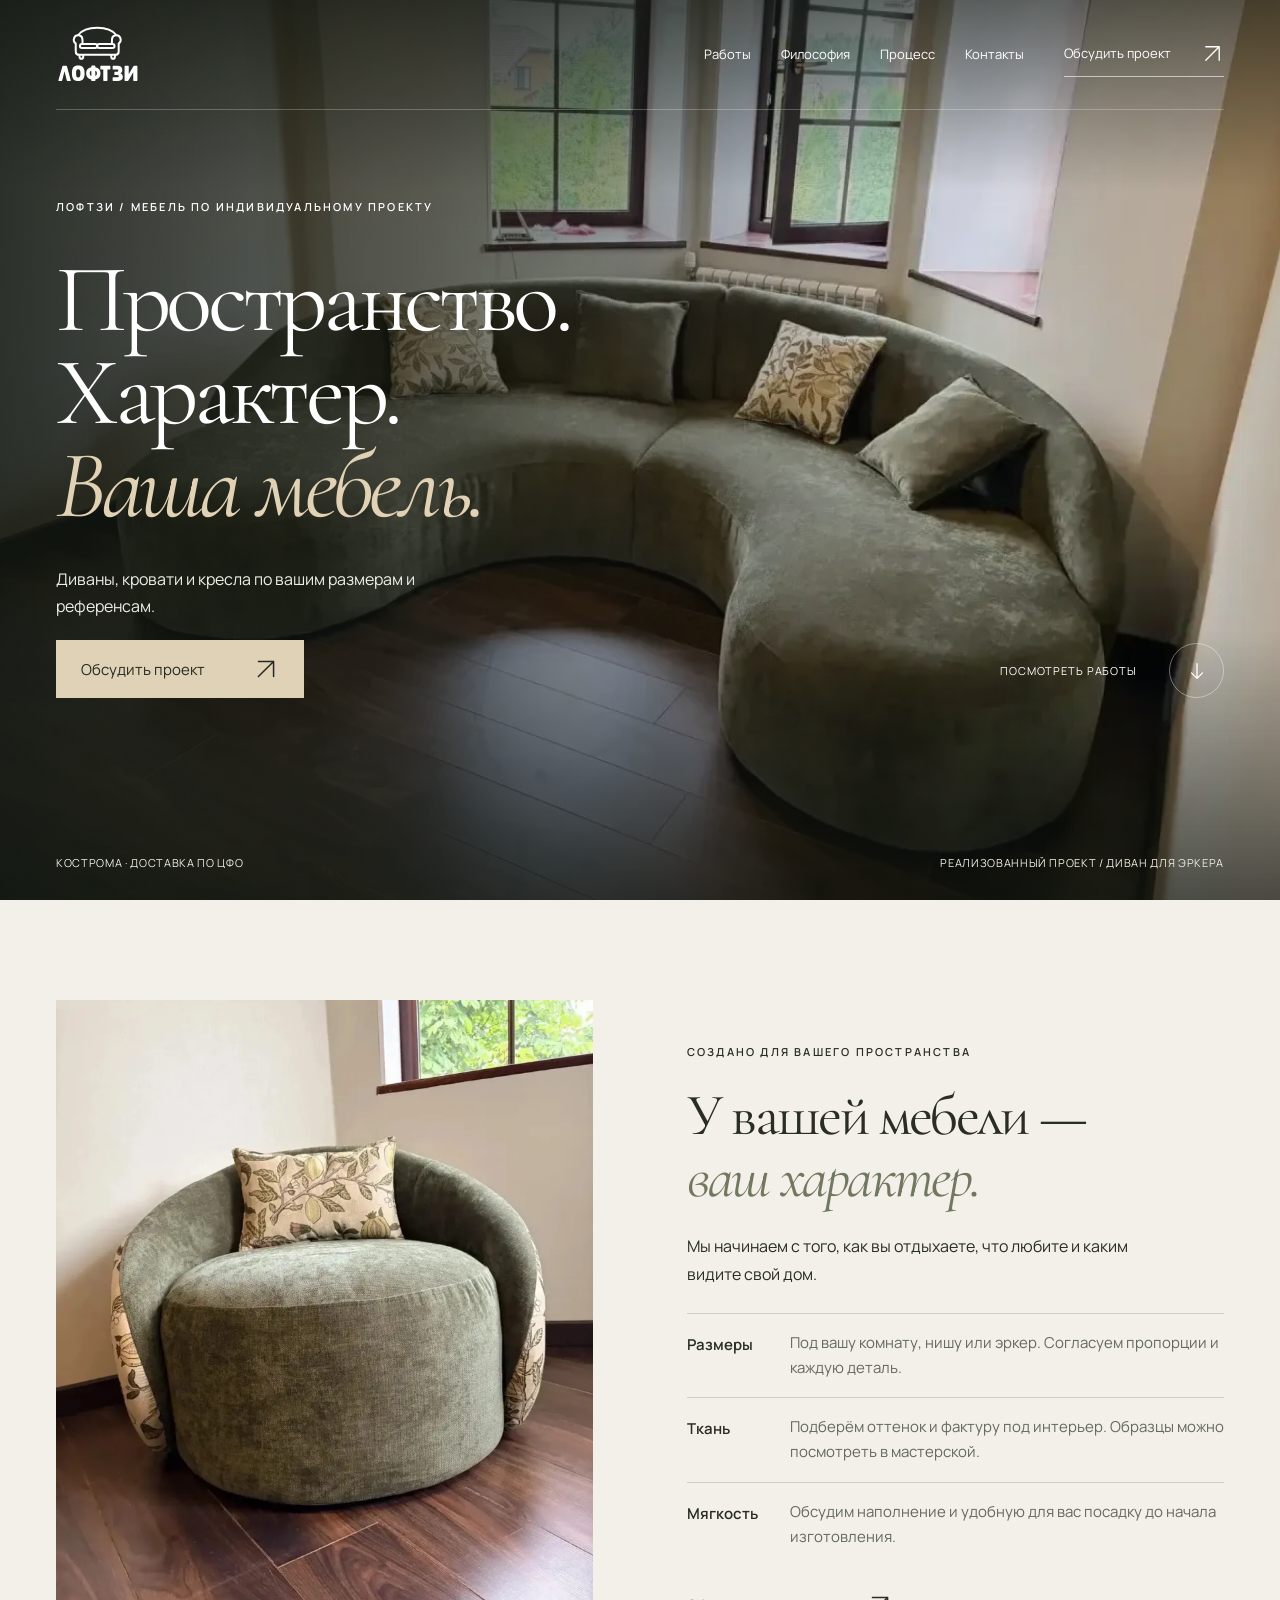
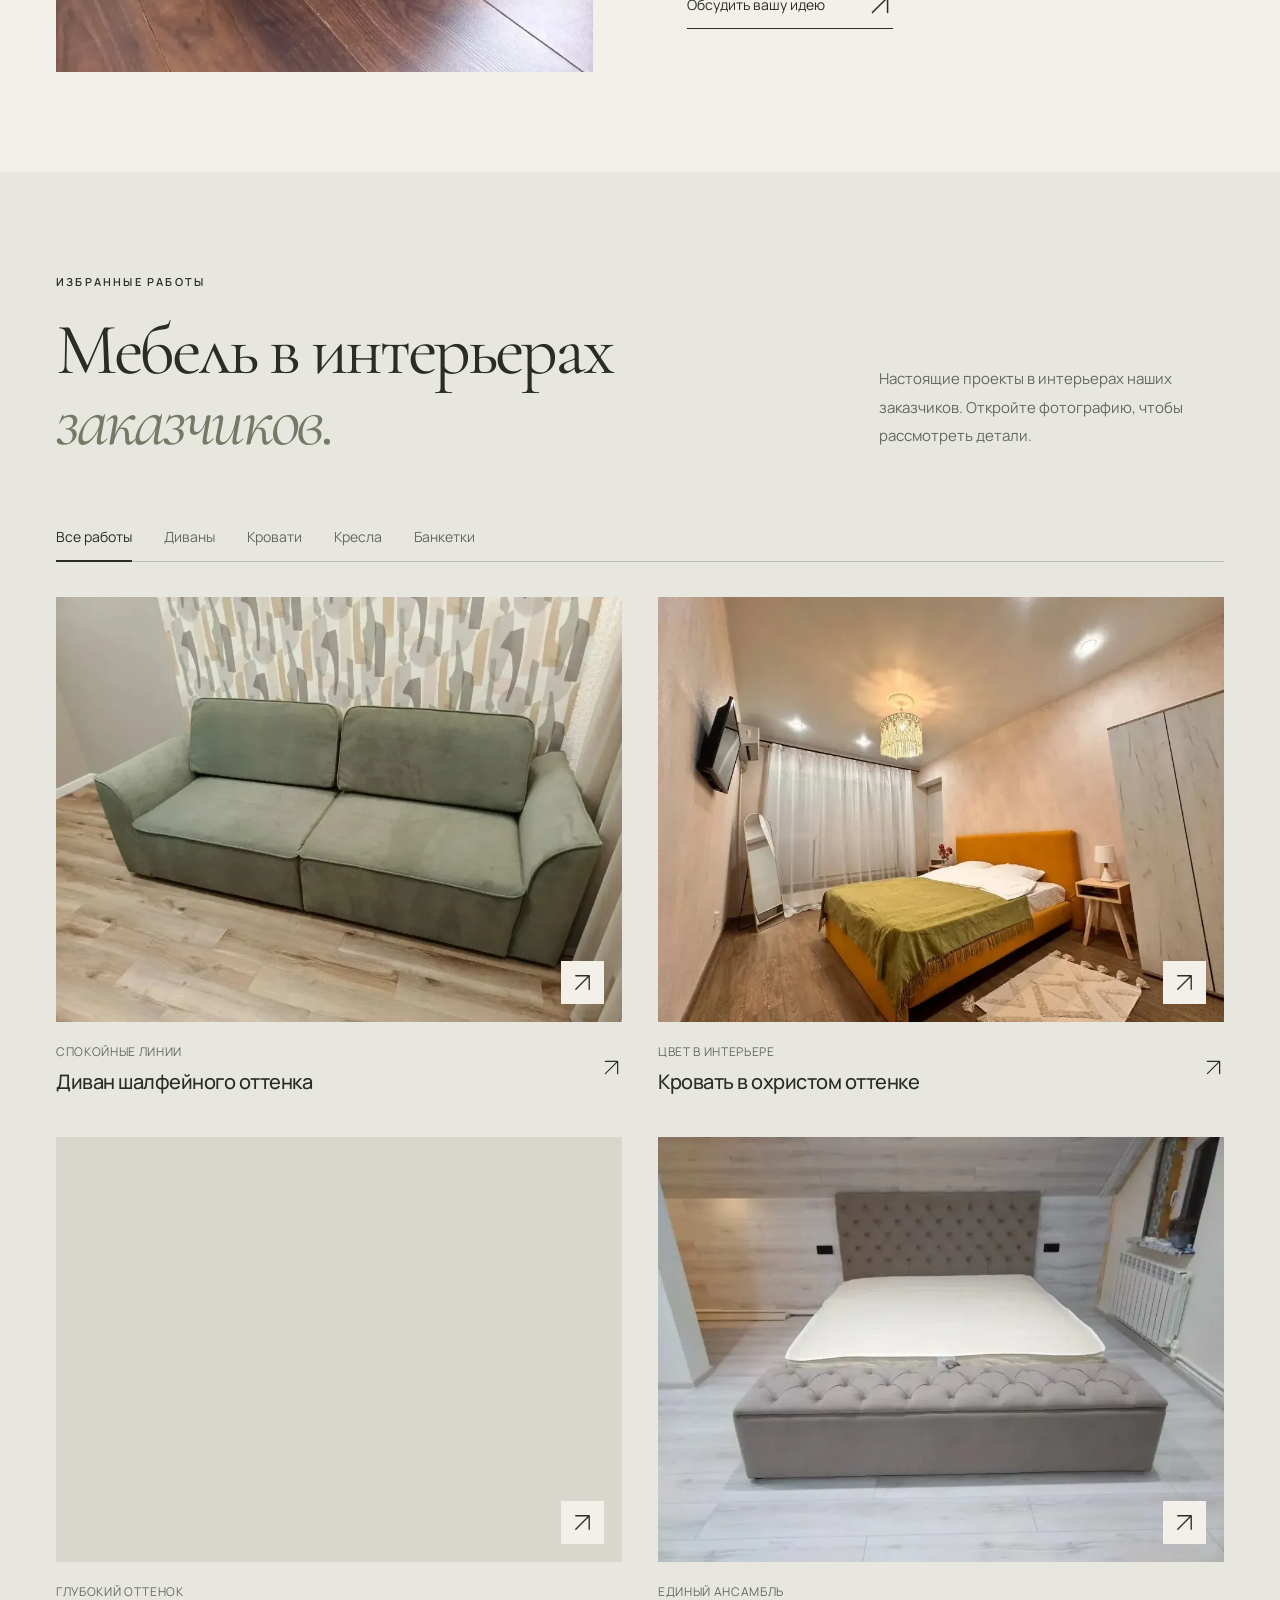
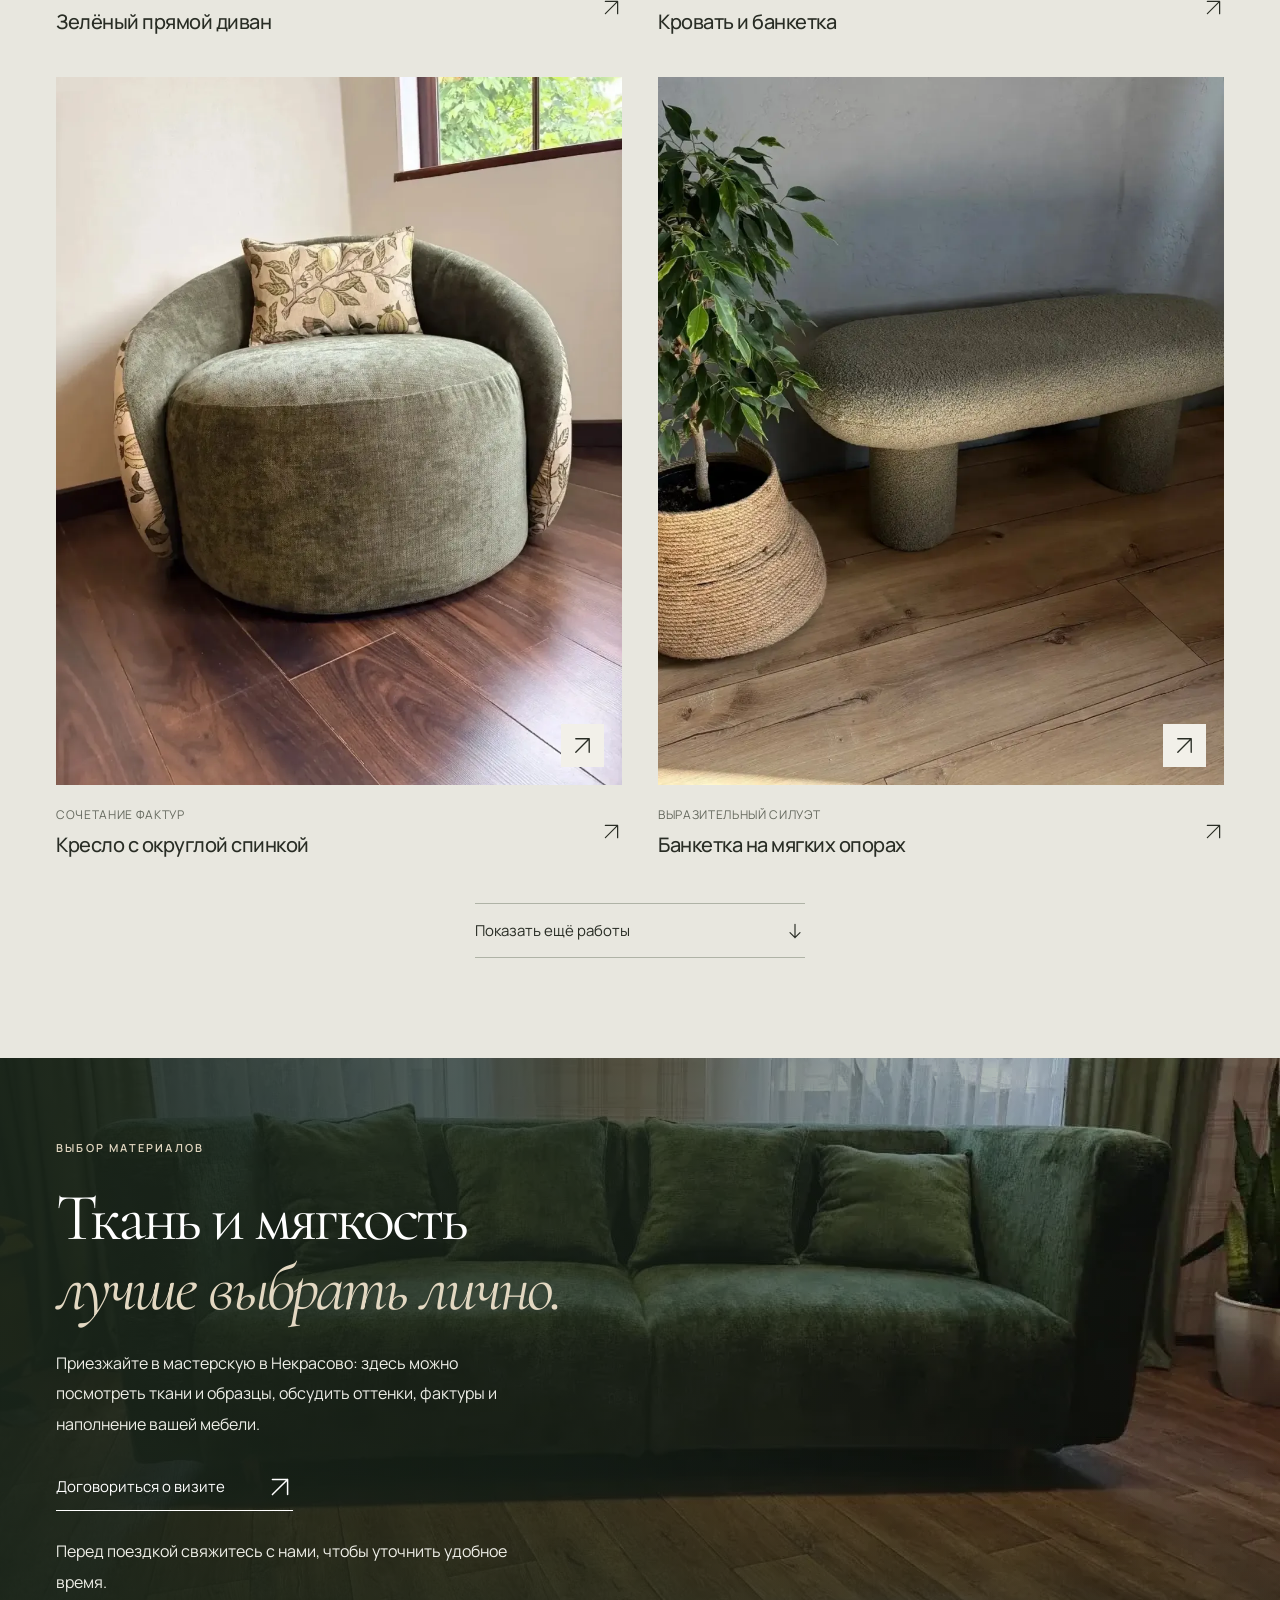
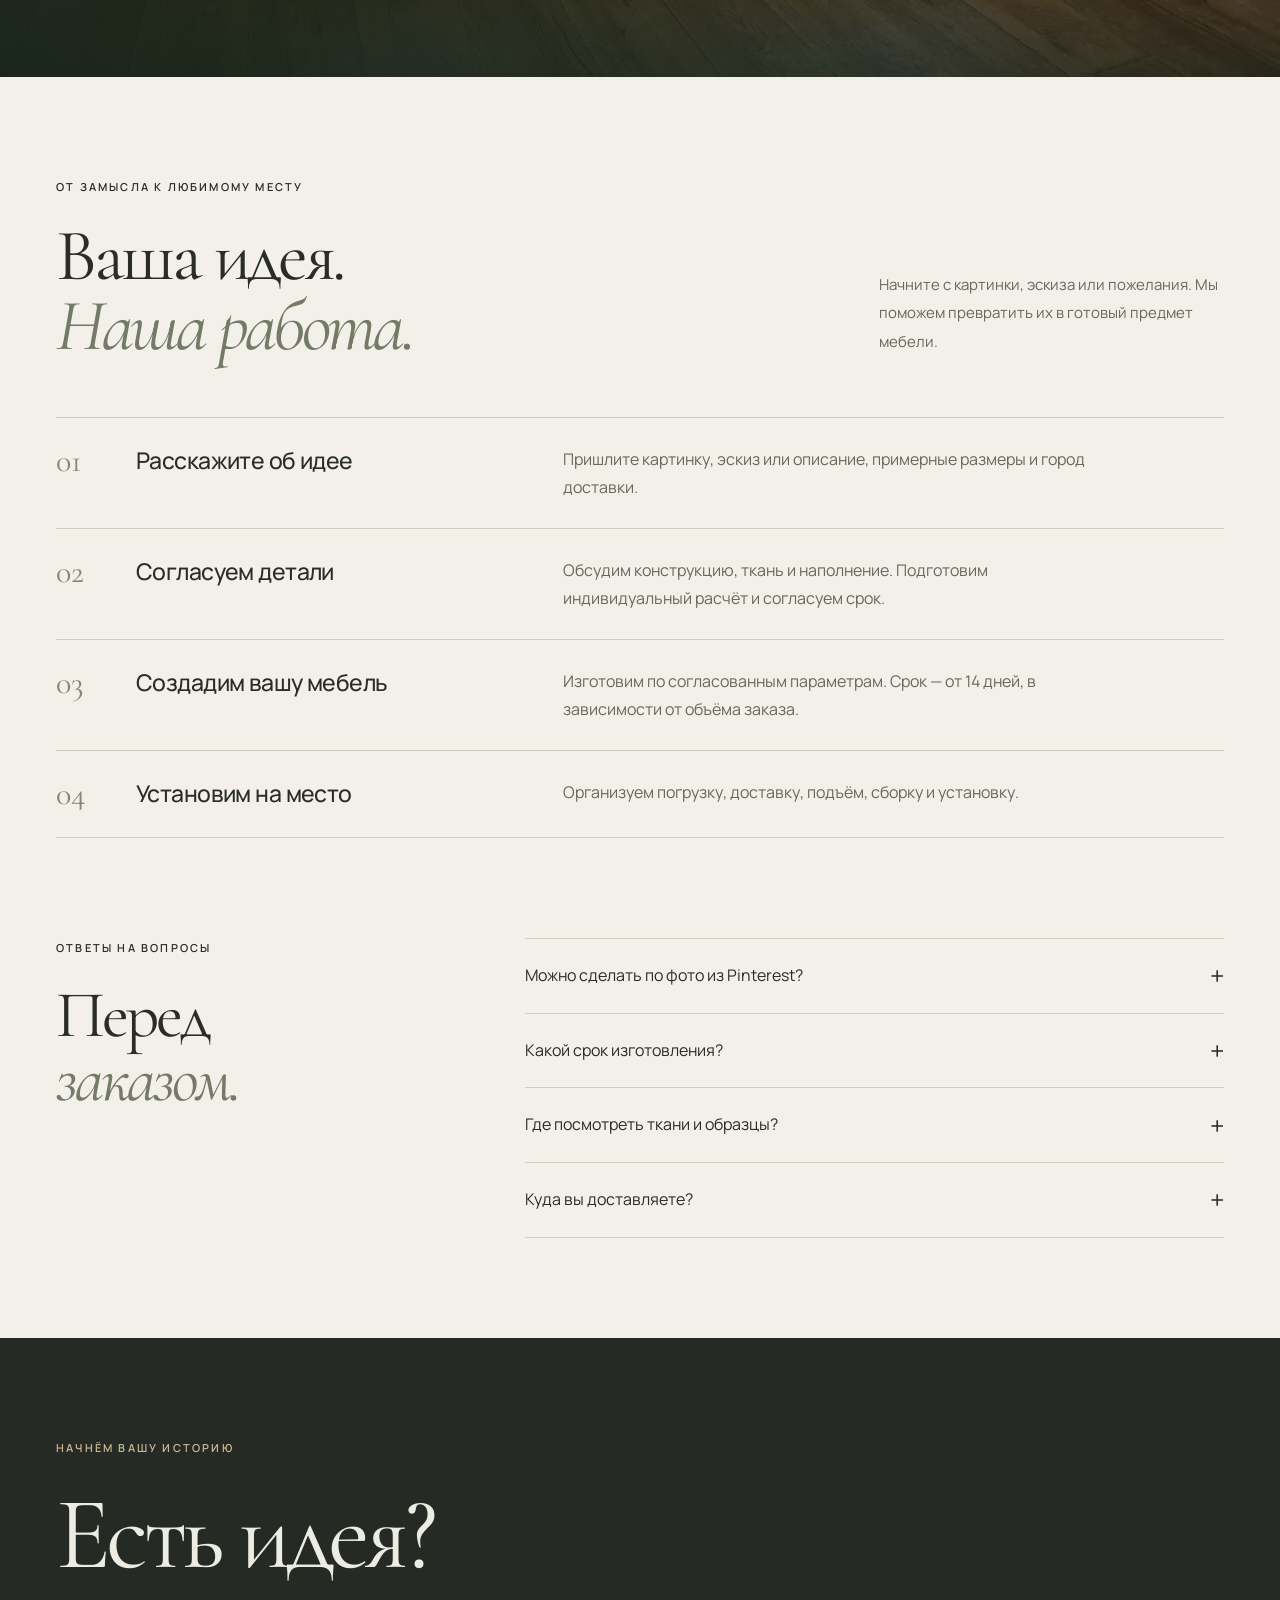
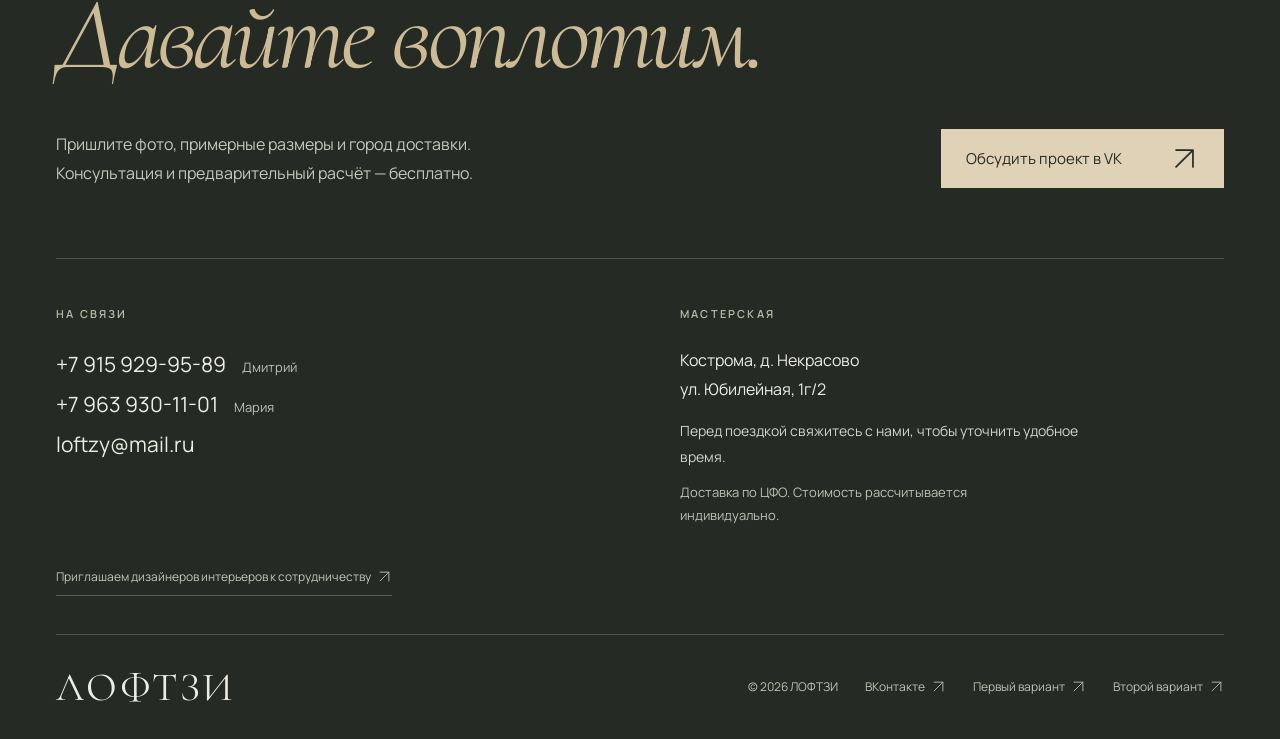
<file: variant-3/index.html>
<!DOCTYPE html><html lang="ru"><head><meta charset="UTF-8"><meta name="viewport" content="width=device-width,initial-scale=1"><meta name="robots" content="noindex,nofollow"><title>ЛОФТЗИ — пространство вашего характера</title><meta name="description" content="Мягкая мебель по индивидуальным размерам и референсам. Собственное производство в Костроме, доставка по ЦФО."><link rel="icon" href="data:image/svg+xml,%3csvg%20xmlns='http://www.w3.org/2000/svg'%20viewBox='170%20110%20295%20205'%20color='%23C9AA58'%3e%3ctitle%3eЛОФТЗИ%3c/title%3e%3cg%20id='sofa'%20fill='none'%20stroke='currentColor'%20stroke-width='11.5'%20stroke-linecap='round'%20stroke-linejoin='round'%3e%3cpath%20d='M207%20169%20C251%20112%20385%20112%20429%20169'/%3e%3cpath%20d='M233%20219%20L233%20198%20C233%20163%20194%20162%20185%20184%20C179%20198%20184%20209%20194%20217%20L194%20262%20Q194%20282%20214%20282%20L422%20282%20Q442%20282%20442%20262%20L442%20217%20C452%20209%20457%20198%20451%20184%20C442%20162%20403%20163%20403%20198%20L403%20219'/%3e%3crect%20x='218'%20y='219'%20width='100'%20height='23'%20rx='11.5'/%3e%3crect%20x='318'%20y='219'%20width='100'%20height='23'%20rx='11.5'/%3e%3cpath%20d='M216%20283%20L216%20294%20C216%20308%20237%20308%20237%20294%20L237%20283%20M399%20283%20L399%20294%20C399%20308%20420%20308%20420%20294%20L420%20283'/%3e%3c/g%3e%3c/svg%3e" type="image/svg+xml"><link rel="stylesheet" href="/_astro/400-italic.BDL6qef7.css"><link rel="stylesheet" href="/_astro/variant-3.D8uZ3AqT.css"></head><body><a class="skip" href="#main">Перейти к содержимому</a><header class="header"><div class="shell header-inner"><a class="brand" href="#" aria-label="ЛОФТЗИ — в начало"><img src="data:image/svg+xml,%3csvg%20xmlns='http://www.w3.org/2000/svg'%20viewBox='80%20110%20485%20340'%20color='%23C9AA58'%3e%3ctitle%3eЛОФТЗИ%3c/title%3e%3cg%20id='sofa'%20fill='none'%20stroke='currentColor'%20stroke-width='11.5'%20stroke-linecap='round'%20stroke-linejoin='round'%3e%3cpath%20d='M207%20169%20C251%20112%20385%20112%20429%20169'/%3e%3cpath%20d='M233%20219%20L233%20198%20C233%20163%20194%20162%20185%20184%20C179%20198%20184%20209%20194%20217%20L194%20262%20Q194%20282%20214%20282%20L422%20282%20Q442%20282%20442%20262%20L442%20217%20C452%20209%20457%20198%20451%20184%20C442%20162%20403%20163%20403%20198%20L403%20219'/%3e%3crect%20x='218'%20y='219'%20width='100'%20height='23'%20rx='11.5'/%3e%3crect%20x='318'%20y='219'%20width='100'%20height='23'%20rx='11.5'/%3e%3cpath%20d='M216%20283%20L216%20294%20C216%20308%20237%20308%20237%20294%20L237%20283%20M399%20283%20L399%20294%20C399%20308%20420%20308%20420%20294%20L420%20283'/%3e%3c/g%3e%3cg%20id='wordmark'%20fill='currentColor'%20fill-rule='evenodd'%3e%3cpath%20d='M96%20432%20Q93%20432%2094%20428%20L117%20348%20Q118%20345%20121%20345%20L139%20345%20Q142%20345%20143%20348%20L165%20428%20Q167%20432%20163%20432%20L146%20432%20Q143%20432%20142%20429%20L129%20377%20L116%20429%20Q115%20432%20112%20432%20Z'/%3e%3cpath%20d='M208%20344%20C182%20344%20172%20358%20172%20388%20C172%20419%20182%20433%20208%20433%20C234%20433%20245%20419%20245%20388%20C245%20358%20234%20344%20208%20344%20Z%20M208%20365%20C218%20365%20221%20372%20221%20388%20C221%20405%20218%20412%20208%20412%20C198%20412%20196%20405%20196%20388%20C196%20372%20198%20365%20208%20365%20Z'/%3e%3cpath%20d='M284%20346%20Q284%20344%20287%20344%20L304%20344%20Q307%20344%20307%20346%20L307%20354%20C327%20357%20337%20370%20337%20388%20C337%20409%20326%20421%20307%20424%20L307%20431%20Q307%20433%20304%20433%20L287%20433%20Q284%20433%20284%20431%20L284%20424%20C265%20421%20254%20409%20254%20388%20C254%20370%20264%20357%20284%20354%20Z%20M284%20374%20C277%20376%20275%20381%20275%20388%20C275%20397%20277%20401%20284%20404%20Z%20M307%20374%20L307%20404%20C314%20401%20316%20397%20316%20388%20C316%20381%20314%20376%20307%20374%20Z'/%3e%3cpath%20d='M339%20345%20L391%20345%20Q394%20345%20394%20348%20L394%20363%20Q394%20366%20391%20366%20L377%20366%20L377%20429%20Q377%20432%20374%20432%20L356%20432%20Q353%20432%20353%20429%20L353%20366%20L339%20366%20Q336%20366%20336%20363%20L336%20348%20Q336%20345%20339%20345%20Z'/%3e%3cpath%20d='M410%20345%20L433%20345%20C453%20345%20463%20354%20463%20369%20C463%20378%20459%20384%20452%20388%20C461%20392%20466%20399%20466%20409%20C466%20425%20454%20432%20434%20432%20L410%20432%20Q407%20432%20407%20429%20L407%20414%20Q407%20411%20410%20411%20L431%20411%20C439%20411%20443%20409%20443%20405%20C443%20400%20439%20398%20431%20398%20L420%20398%20Q417%20398%20417%20395%20L417%20382%20Q417%20379%20420%20379%20L430%20379%20C437%20379%20440%20377%20440%20372%20C440%20368%20437%20366%20430%20366%20L410%20366%20Q407%20366%20407%20363%20L407%20348%20Q407%20345%20410%20345%20Z'/%3e%3cpath%20d='M479%20345%20L497%20345%20Q500%20345%20500%20348%20L500%20394%20L527%20348%20Q529%20345%20532%20345%20L547%20345%20Q550%20345%20550%20348%20L550%20429%20Q550%20432%20547%20432%20L529%20432%20Q526%20432%20526%20429%20L526%20383%20L499%20429%20Q497%20432%20494%20432%20L479%20432%20Q476%20432%20476%20429%20L476%20348%20Q476%20345%20479%20345%20Z'/%3e%3c/g%3e%3c/svg%3e" alt="ЛОФТЗИ" width="90" height="63"></a><nav id="v3-nav" aria-label="Главная навигация"><a href="#projects">Работы</a><a href="#idea">Философия</a><a href="#order">Процесс</a><a href="#contacts">Контакты</a></nav><a class="header-action" href="https://vk.me/new_mebel44" target="_blank" rel="noopener noreferrer">Обсудить проект <span aria-hidden="true"><svg class="arrow-icon" width="24" height="24" viewBox="0 0 24 24" fill="none" aria-hidden="true" focusable="false"><path d="M5 19 19 5M5 5h14v14" stroke="currentColor" stroke-width="1.4" stroke-linecap="round" stroke-linejoin="round"></path></svg></span></a><button class="menu" aria-controls="v3-nav" aria-expanded="false" aria-label="Открыть меню"><span></span><span></span></button></div></header><main id="main"><section class="hero"><div class="hero-backdrop"><img src="/_astro/06-curved-sofa.BswuwqCA_Z1bmFX6.webp" srcset="/_astro/06-curved-sofa.BswuwqCA_25jJF4.webp 640w, /_astro/06-curved-sofa.BswuwqCA_ZUY66k.webp 960w, /_astro/06-curved-sofa.BswuwqCA_Z1bmFX6.webp 1280w" alt="Радиусный диван в зелёной обивке, созданный для эркера" sizes="100vw" loading="eager" fetchpriority="high" decoding="async" width="1280" height="960"></div><div class="hero-shade"></div><div class="shell hero-content"><p class="kicker hero-enter">ЛОФТЗИ / Мебель по индивидуальному проекту</p><h1 class="hero-enter">Пространство.<br>Характер.<br><em>Ваша мебель.</em></h1><div class="hero-bottom hero-enter"><div><p>Диваны, кровати и кресла по вашим размерам и референсам.</p><a class="line-link primary-cta" href="https://vk.me/new_mebel44" target="_blank" rel="noopener noreferrer">Обсудить проект <span aria-hidden="true"><svg class="arrow-icon" width="24" height="24" viewBox="0 0 24 24" fill="none" aria-hidden="true" focusable="false"><path d="M5 19 19 5M5 5h14v14" stroke="currentColor" stroke-width="1.4" stroke-linecap="round" stroke-linejoin="round"></path></svg></span></a></div><a class="scroll-link" href="#projects"><span>Посмотреть работы</span><span aria-hidden="true"><svg class="arrow-icon" width="24" height="24" viewBox="0 0 24 24" fill="none" aria-hidden="true" focusable="false"><path d="M12 4v16m-6-6 6 6 6-6" stroke="currentColor" stroke-width="1.4" stroke-linecap="round" stroke-linejoin="round"></path></svg></span></a></div></div><div class="hero-foot shell"><span>Кострома · Доставка по ЦФО</span><span>Реализованный проект / Диван для эркера</span></div></section><section class="intro shell section" id="idea"><figure class="intro-photo" data-reveal><img src="/_astro/05-round-armchair.hoYzdtQp_1Li0NF.webp" srcset="/_astro/05-round-armchair.hoYzdtQp_Z2okSFJ.webp 480w, /_astro/05-round-armchair.hoYzdtQp_Z26Ljnf.webp 800w, /_astro/05-round-armchair.hoYzdtQp_1Li0NF.webp 1280w" alt="Кресло с округлой спинкой, зелёной фактурной обивкой и растительным орнаментом" sizes="(max-width:700px) 90vw, 43vw" loading="lazy" decoding="async" width="1280" height="1707"></figure><div class="intro-copy" data-reveal><p class="kicker">Создано для вашего пространства</p><h2>У вашей мебели —<br><em>ваш характер.</em></h2><p class="intro-lead">Мы начинаем с того, как вы отдыхаете, что любите и каким видите свой дом.</p><dl class="intro-specifics"><div><dt>Размеры</dt><dd>Под вашу комнату, нишу или эркер. Согласуем пропорции и каждую деталь.</dd></div><div><dt>Ткань</dt><dd>Подберём оттенок и фактуру под интерьер. Образцы можно посмотреть в мастерской.</dd></div><div><dt>Мягкость</dt><dd>Обсудим наполнение и удобную для вас посадку до начала изготовления.</dd></div></dl><a class="line-link" href="https://vk.me/new_mebel44" target="_blank" rel="noopener noreferrer">Обсудить вашу идею <span aria-hidden="true"><svg class="arrow-icon" width="24" height="24" viewBox="0 0 24 24" fill="none" aria-hidden="true" focusable="false"><path d="M5 19 19 5M5 5h14v14" stroke="currentColor" stroke-width="1.4" stroke-linecap="round" stroke-linejoin="round"></path></svg></span></a></div></section><section class="projects section" id="projects"><div class="shell"><div class="section-head" data-reveal><div><p class="kicker">Избранные работы</p><h2>Мебель в интерьерах<br><em>заказчиков.</em></h2></div><p>Настоящие проекты в интерьерах наших заказчиков. Откройте фотографию, чтобы рассмотреть детали.</p></div><div class="filters" role="group" aria-label="Категории работ"><button data-filter="all" aria-pressed="true">Все работы</button><button data-filter="sofas" aria-pressed="false">Диваны</button><button data-filter="beds" aria-pressed="false">Кровати</button><button data-filter="chairs" aria-pressed="false">Кресла</button><button data-filter="small" aria-pressed="false">Банкетки</button></div><p class="sr-only" aria-live="polite" id="filter-status"></p><div class="project-grid"><article class="project" data-category="sofas" data-format="landscape"><button class="project-image" data-photo data-src="/_astro/18-sage-sofa.jjWeyptA.webp" data-title="Диван шалфейного оттенка" aria-label="Открыть: Диван шалфейного оттенка" style="--position:50% 50%"><img src="/_astro/18-sage-sofa.jjWeyptA_Z20tT5M.webp" srcset="/_astro/18-sage-sofa.jjWeyptA_1xqs5V.webp 400w, /_astro/18-sage-sofa.jjWeyptA_1afDG8.webp 640w, /_astro/18-sage-sofa.jjWeyptA_Z1PiE96.webp 960w, /_astro/18-sage-sofa.jjWeyptA_Z20tT5M.webp 1280w" alt="Диван шалфейного оттенка" sizes="(max-width:700px) 90vw, 55vw" loading="lazy" decoding="async" width="1280" height="960"><span aria-hidden="true"><svg class="arrow-icon" width="24" height="24" viewBox="0 0 24 24" fill="none" aria-hidden="true" focusable="false"><path d="M5 19 19 5M5 5h14v14" stroke="currentColor" stroke-width="1.4" stroke-linecap="round" stroke-linejoin="round"></path></svg></span></button><div class="project-caption"><div><span>Спокойные линии</span><h3>Диван шалфейного оттенка</h3></div><span aria-hidden="true"><svg class="arrow-icon" width="24" height="24" viewBox="0 0 24 24" fill="none" aria-hidden="true" focusable="false"><path d="M5 19 19 5M5 5h14v14" stroke="currentColor" stroke-width="1.4" stroke-linecap="round" stroke-linejoin="round"></path></svg></span></div></article><article class="project" data-category="beds" data-format="landscape"><button class="project-image" data-photo data-src="/_astro/16-ochre-bed-interior.DLrLwDkL.webp" data-title="Кровать в охристом оттенке" aria-label="Открыть: Кровать в охристом оттенке" style="--position:50% 50%"><img src="/_astro/16-ochre-bed-interior.DLrLwDkL_ZTW5xw.webp" srcset="/_astro/16-ochre-bed-interior.DLrLwDkL_ZySB3K.webp 400w, /_astro/16-ochre-bed-interior.DLrLwDkL_Z9a2Xv.webp 640w, /_astro/16-ochre-bed-interior.DLrLwDkL_ZzT37R.webp 960w, /_astro/16-ochre-bed-interior.DLrLwDkL_ZTW5xw.webp 1280w" alt="Кровать в охристом оттенке" sizes="(max-width:700px) 90vw, 55vw" loading="lazy" decoding="async" width="1280" height="960"><span aria-hidden="true"><svg class="arrow-icon" width="24" height="24" viewBox="0 0 24 24" fill="none" aria-hidden="true" focusable="false"><path d="M5 19 19 5M5 5h14v14" stroke="currentColor" stroke-width="1.4" stroke-linecap="round" stroke-linejoin="round"></path></svg></span></button><div class="project-caption"><div><span>Цвет в интерьере</span><h3>Кровать в охристом оттенке</h3></div><span aria-hidden="true"><svg class="arrow-icon" width="24" height="24" viewBox="0 0 24 24" fill="none" aria-hidden="true" focusable="false"><path d="M5 19 19 5M5 5h14v14" stroke="currentColor" stroke-width="1.4" stroke-linecap="round" stroke-linejoin="round"></path></svg></span></div></article><article class="project" data-category="sofas" data-format="landscape"><button class="project-image" data-photo data-src="/_astro/17-green-sofa.Br9cAFIl.webp" data-title="Зелёный прямой диван" aria-label="Открыть: Зелёный прямой диван" style="--position:50% 50%"><img src="/_astro/17-green-sofa.Br9cAFIl_Z27VhI.webp" srcset="/_astro/17-green-sofa.Br9cAFIl_Z1JV75v.webp 400w, /_astro/17-green-sofa.Br9cAFIl_HGm3T.webp 640w, /_astro/17-green-sofa.Br9cAFIl_Z11kORM.webp 960w, /_astro/17-green-sofa.Br9cAFIl_Z27VhI.webp 1280w" alt="Зелёный прямой диван" sizes="(max-width:700px) 90vw, 55vw" loading="lazy" decoding="async" width="1280" height="960"><span aria-hidden="true"><svg class="arrow-icon" width="24" height="24" viewBox="0 0 24 24" fill="none" aria-hidden="true" focusable="false"><path d="M5 19 19 5M5 5h14v14" stroke="currentColor" stroke-width="1.4" stroke-linecap="round" stroke-linejoin="round"></path></svg></span></button><div class="project-caption"><div><span>Глубокий оттенок</span><h3>Зелёный прямой диван</h3></div><span aria-hidden="true"><svg class="arrow-icon" width="24" height="24" viewBox="0 0 24 24" fill="none" aria-hidden="true" focusable="false"><path d="M5 19 19 5M5 5h14v14" stroke="currentColor" stroke-width="1.4" stroke-linecap="round" stroke-linejoin="round"></path></svg></span></div></article><article class="project" data-category="beds" data-format="landscape"><button class="project-image" data-photo data-src="/_astro/24-bed-and-bench.BVBuwo1t.webp" data-title="Кровать и банкетка" aria-label="Открыть: Кровать и банкетка" style="--position:50% 50%"><img src="/_astro/24-bed-and-bench.BVBuwo1t_1syeC5.webp" srcset="/_astro/24-bed-and-bench.BVBuwo1t_ZjB17y.webp 400w, /_astro/24-bed-and-bench.BVBuwo1t_2qGR9b.webp 640w, /_astro/24-bed-and-bench.BVBuwo1t_Z2aDzxS.webp 960w, /_astro/24-bed-and-bench.BVBuwo1t_1syeC5.webp 1152w" alt="Кровать и банкетка" sizes="(max-width:700px) 90vw, 55vw" loading="lazy" decoding="async" width="1152" height="864"><span aria-hidden="true"><svg class="arrow-icon" width="24" height="24" viewBox="0 0 24 24" fill="none" aria-hidden="true" focusable="false"><path d="M5 19 19 5M5 5h14v14" stroke="currentColor" stroke-width="1.4" stroke-linecap="round" stroke-linejoin="round"></path></svg></span></button><div class="project-caption"><div><span>Единый ансамбль</span><h3>Кровать и банкетка</h3></div><span aria-hidden="true"><svg class="arrow-icon" width="24" height="24" viewBox="0 0 24 24" fill="none" aria-hidden="true" focusable="false"><path d="M5 19 19 5M5 5h14v14" stroke="currentColor" stroke-width="1.4" stroke-linecap="round" stroke-linejoin="round"></path></svg></span></div></article><article class="project" data-category="chairs" data-format="portrait"><button class="project-image" data-photo data-src="/_astro/05-round-armchair.hoYzdtQp.webp" data-title="Кресло с округлой спинкой" aria-label="Открыть: Кресло с округлой спинкой" style="--position:50% 45%"><img src="/_astro/05-round-armchair.hoYzdtQp_1Li0NF.webp" srcset="/_astro/05-round-armchair.hoYzdtQp_Z4cERw.webp 400w, /_astro/05-round-armchair.hoYzdtQp_2sLihz.webp 640w, /_astro/05-round-armchair.hoYzdtQp_Z22uFT0.webp 960w, /_astro/05-round-armchair.hoYzdtQp_1Li0NF.webp 1280w" alt="Кресло с округлой спинкой" sizes="(max-width:700px) 90vw, 55vw" loading="lazy" decoding="async" width="1280" height="1707"><span aria-hidden="true"><svg class="arrow-icon" width="24" height="24" viewBox="0 0 24 24" fill="none" aria-hidden="true" focusable="false"><path d="M5 19 19 5M5 5h14v14" stroke="currentColor" stroke-width="1.4" stroke-linecap="round" stroke-linejoin="round"></path></svg></span></button><div class="project-caption"><div><span>Сочетание фактур</span><h3>Кресло с округлой спинкой</h3></div><span aria-hidden="true"><svg class="arrow-icon" width="24" height="24" viewBox="0 0 24 24" fill="none" aria-hidden="true" focusable="false"><path d="M5 19 19 5M5 5h14v14" stroke="currentColor" stroke-width="1.4" stroke-linecap="round" stroke-linejoin="round"></path></svg></span></div></article><article class="project" data-category="small" data-format="portrait"><button class="project-image" data-photo data-src="/_astro/13-upholstered-bench.Bd4siing.webp" data-title="Банкетка на мягких опорах" aria-label="Открыть: Банкетка на мягких опорах" style="--position:50% 45%"><img src="/_astro/13-upholstered-bench.Bd4siing_Zhv3mX.webp" srcset="/_astro/13-upholstered-bench.Bd4siing_Z2a3mWr.webp 400w, /_astro/13-upholstered-bench.Bd4siing_ZnW4CL.webp 640w, /_astro/13-upholstered-bench.Bd4siing_mpIvt.webp 960w, /_astro/13-upholstered-bench.Bd4siing_Zhv3mX.webp 1080w" alt="Банкетка на мягких опорах" sizes="(max-width:700px) 90vw, 55vw" loading="lazy" decoding="async" width="1080" height="1920"><span aria-hidden="true"><svg class="arrow-icon" width="24" height="24" viewBox="0 0 24 24" fill="none" aria-hidden="true" focusable="false"><path d="M5 19 19 5M5 5h14v14" stroke="currentColor" stroke-width="1.4" stroke-linecap="round" stroke-linejoin="round"></path></svg></span></button><div class="project-caption"><div><span>Выразительный силуэт</span><h3>Банкетка на мягких опорах</h3></div><span aria-hidden="true"><svg class="arrow-icon" width="24" height="24" viewBox="0 0 24 24" fill="none" aria-hidden="true" focusable="false"><path d="M5 19 19 5M5 5h14v14" stroke="currentColor" stroke-width="1.4" stroke-linecap="round" stroke-linejoin="round"></path></svg></span></div></article><article class="project" data-category="sofas" data-format="landscape"><button class="project-image" data-photo data-src="/_astro/06-curved-sofa.BswuwqCA.webp" data-title="Диван для эркера" aria-label="Открыть: Диван для эркера" style="--position:50% 50%"><img src="/_astro/06-curved-sofa.BswuwqCA_Z1bmFX6.webp" srcset="/_astro/06-curved-sofa.BswuwqCA_Z2fXbW4.webp 400w, /_astro/06-curved-sofa.BswuwqCA_25jJF4.webp 640w, /_astro/06-curved-sofa.BswuwqCA_ZUY66k.webp 960w, /_astro/06-curved-sofa.BswuwqCA_Z1bmFX6.webp 1280w" alt="Диван для эркера" sizes="(max-width:700px) 90vw, 55vw" loading="lazy" decoding="async" width="1280" height="960"><span aria-hidden="true"><svg class="arrow-icon" width="24" height="24" viewBox="0 0 24 24" fill="none" aria-hidden="true" focusable="false"><path d="M5 19 19 5M5 5h14v14" stroke="currentColor" stroke-width="1.4" stroke-linecap="round" stroke-linejoin="round"></path></svg></span></button><div class="project-caption"><div><span>Плавная геометрия</span><h3>Диван для эркера</h3></div><span aria-hidden="true"><svg class="arrow-icon" width="24" height="24" viewBox="0 0 24 24" fill="none" aria-hidden="true" focusable="false"><path d="M5 19 19 5M5 5h14v14" stroke="currentColor" stroke-width="1.4" stroke-linecap="round" stroke-linejoin="round"></path></svg></span></div></article><article class="project" data-category="sofas" data-format="landscape"><button class="project-image" data-photo data-src="/_astro/08-light-straight-sofa.CKvQI7a4.webp" data-title="Светлый прямой диван" aria-label="Открыть: Светлый прямой диван" style="--position:50% 50%"><img src="/_astro/08-light-straight-sofa.CKvQI7a4_THXPz.webp" srcset="/_astro/08-light-straight-sofa.CKvQI7a4_Zi8ef5.webp 400w, /_astro/08-light-straight-sofa.CKvQI7a4_1ACW5b.webp 640w, /_astro/08-light-straight-sofa.CKvQI7a4_Z1N13Fw.webp 960w, /_astro/08-light-straight-sofa.CKvQI7a4_THXPz.webp 1280w" alt="Светлый прямой диван" sizes="(max-width:700px) 90vw, 55vw" loading="lazy" decoding="async" width="1280" height="960"><span aria-hidden="true"><svg class="arrow-icon" width="24" height="24" viewBox="0 0 24 24" fill="none" aria-hidden="true" focusable="false"><path d="M5 19 19 5M5 5h14v14" stroke="currentColor" stroke-width="1.4" stroke-linecap="round" stroke-linejoin="round"></path></svg></span></button><div class="project-caption"><div><span>Лаконичная форма</span><h3>Светлый прямой диван</h3></div><span aria-hidden="true"><svg class="arrow-icon" width="24" height="24" viewBox="0 0 24 24" fill="none" aria-hidden="true" focusable="false"><path d="M5 19 19 5M5 5h14v14" stroke="currentColor" stroke-width="1.4" stroke-linecap="round" stroke-linejoin="round"></path></svg></span></div></article></div><button class="more">Показать ещё работы <span aria-hidden="true"><svg class="arrow-icon" width="24" height="24" viewBox="0 0 24 24" fill="none" aria-hidden="true" focusable="false"><path d="M12 4v16m-6-6 6 6 6-6" stroke="currentColor" stroke-width="1.4" stroke-linecap="round" stroke-linejoin="round"></path></svg></span></button></div></section><section class="materials"><div class="materials-photo"><img src="/_astro/17-green-sofa.Br9cAFIl_Z27VhI.webp" srcset="/_astro/17-green-sofa.Br9cAFIl_HGm3T.webp 640w, /_astro/17-green-sofa.Br9cAFIl_Z11kORM.webp 960w, /_astro/17-green-sofa.Br9cAFIl_Z27VhI.webp 1280w" alt="Глубокий зелёный оттенок и фактура обивки дивана" sizes="100vw" loading="lazy" decoding="async" width="1280" height="960"></div><div class="shell materials-layout"><div class="materials-copy" data-reveal><p class="kicker">Выбор материалов</p><h2>Ткань и мягкость<br><em>лучше выбрать лично.</em></h2><p>Приезжайте в мастерскую в Некрасово: здесь можно посмотреть ткани и образцы, обсудить оттенки, фактуры и наполнение вашей мебели.</p><a class="line-link" href="#contacts">Договориться о визите <span aria-hidden="true"><svg class="arrow-icon" width="24" height="24" viewBox="0 0 24 24" fill="none" aria-hidden="true" focusable="false"><path d="M5 19 19 5M5 5h14v14" stroke="currentColor" stroke-width="1.4" stroke-linecap="round" stroke-linejoin="round"></path></svg></span></a><p class="materials-note">Перед поездкой свяжитесь с нами, чтобы уточнить удобное время.</p></div></div></section><section class="order shell section" id="order"><div class="section-head" data-reveal><div><p class="kicker">От замысла к любимому месту</p><h2>Ваша идея.<br><em>Наша работа.</em></h2></div><p>Начните с картинки, эскиза или пожелания. Мы поможем превратить их в готовый предмет мебели.</p></div><ol><li data-reveal><span class="step-number">01</span><h3>Расскажите об идее</h3><p>Пришлите картинку, эскиз или описание, примерные размеры и город доставки.</p></li><li data-reveal><span class="step-number">02</span><h3>Согласуем детали</h3><p>Обсудим конструкцию, ткань и наполнение. Подготовим индивидуальный расчёт и согласуем срок.</p></li><li data-reveal><span class="step-number">03</span><h3>Создадим вашу мебель</h3><p>Изготовим по согласованным параметрам. Срок — от 14 дней, в зависимости от объёма заказа.</p></li><li data-reveal><span class="step-number">04</span><h3>Установим на место</h3><p>Организуем погрузку, доставку, подъём, сборку и установку.</p></li></ol></section><section class="faq shell section"><div data-reveal><p class="kicker">Ответы на вопросы</p><h2>Перед<br><em>заказом.</em></h2></div><div class="questions"><details><summary>Можно сделать по фото из Pinterest?<span aria-hidden="true">+</span></summary><p>Да. Пришлите понравившееся изображение или эскиз. Обсудим форму, размеры и детали и предложим решение для вашего интерьера.</p></details><details><summary>Какой срок изготовления?<span aria-hidden="true">+</span></summary><p>От 14 дней. Точный срок зависит от объёма заказа и согласовывается при обсуждении проекта.</p></details><details><summary>Где посмотреть ткани и образцы?<span aria-hidden="true">+</span></summary><p>В нашей мастерской в Некрасово. Перед поездкой свяжитесь с нами, чтобы уточнить удобное время.</p></details><details><summary>Куда вы доставляете?<span aria-hidden="true">+</span></summary><p>Доставляем по Центральному федеральному округу. Стоимость доставки рассчитывается индивидуально. Организуем также подъём, сборку и установку.</p></details></div></section><section class="contacts" id="contacts"><div class="shell"><div class="contact-heading" data-reveal><p class="kicker">Начнём вашу историю</p><h2>Есть идея?<br><em>Давайте воплотим.</em></h2><div class="contact-intro"><p>Пришлите фото, примерные размеры и город доставки. Консультация и предварительный расчёт — бесплатно.</p><a class="contact-cta" href="https://vk.me/new_mebel44" target="_blank" rel="noopener noreferrer">Обсудить проект в VK <span aria-hidden="true"><svg class="arrow-icon" width="24" height="24" viewBox="0 0 24 24" fill="none" aria-hidden="true" focusable="false"><path d="M5 19 19 5M5 5h14v14" stroke="currentColor" stroke-width="1.4" stroke-linecap="round" stroke-linejoin="round"></path></svg></span></a></div></div><div class="contact-grid"><div><span class="kicker">На связи</span><a href="tel:+79159299589">+7 915 929-95-89 <small>Дмитрий</small></a><a href="tel:+79639301101">+7 963 930-11-01 <small>Мария</small></a><a href="mailto:loftzy@mail.ru">loftzy@mail.ru</a></div><div><span class="kicker">Мастерская</span><p>Кострома, д. Некрасово<br>ул. Юбилейная, 1г/2</p><p class="visit-note">Перед поездкой свяжитесь с нами, чтобы уточнить удобное время.</p><p class="small">Доставка по ЦФО. Стоимость рассчитывается индивидуально.</p></div></div><a class="designer" href="https://vk.me/new_mebel44" target="_blank" rel="noopener noreferrer">Приглашаем дизайнеров интерьеров к сотрудничеству <svg class="arrow-icon" width="24" height="24" viewBox="0 0 24 24" fill="none" aria-hidden="true" focusable="false"><path d="M5 19 19 5M5 5h14v14" stroke="currentColor" stroke-width="1.4" stroke-linecap="round" stroke-linejoin="round"></path></svg></a><footer class="footer"><a class="footer-wordmark" href="#" aria-label="ЛОФТЗИ — в начало">ЛОФТЗИ</a><p>© 2026 ЛОФТЗИ</p><a href="https://vk.ru/new_mebel44" target="_blank" rel="noopener noreferrer">ВКонтакте <svg class="arrow-icon" width="24" height="24" viewBox="0 0 24 24" fill="none" aria-hidden="true" focusable="false"><path d="M5 19 19 5M5 5h14v14" stroke="currentColor" stroke-width="1.4" stroke-linecap="round" stroke-linejoin="round"></path></svg></a><a href="/">Первый вариант <svg class="arrow-icon" width="24" height="24" viewBox="0 0 24 24" fill="none" aria-hidden="true" focusable="false"><path d="M5 19 19 5M5 5h14v14" stroke="currentColor" stroke-width="1.4" stroke-linecap="round" stroke-linejoin="round"></path></svg></a><a href="/variant-2/">Второй вариант <svg class="arrow-icon" width="24" height="24" viewBox="0 0 24 24" fill="none" aria-hidden="true" focusable="false"><path d="M5 19 19 5M5 5h14v14" stroke="currentColor" stroke-width="1.4" stroke-linecap="round" stroke-linejoin="round"></path></svg></a></footer></div></section></main><dialog class="viewer" aria-labelledby="viewer-title"><button class="close" aria-label="Закрыть фотографию">×</button><div class="viewer-stage"><img alt="" draggable="false"></div><div class="viewer-bar"><button class="prev" aria-label="Предыдущая фотография">← Назад</button><h2 id="viewer-title" aria-live="polite"></h2><button class="next" aria-label="Следующая фотография">Далее →</button></div><a class="viewer-link" href="https://vk.me/new_mebel44" target="_blank" rel="noopener noreferrer">Обсудить похожий проект <svg class="arrow-icon" width="24" height="24" viewBox="0 0 24 24" fill="none" aria-hidden="true" focusable="false"><path d="M5 19 19 5M5 5h14v14" stroke="currentColor" stroke-width="1.4" stroke-linecap="round" stroke-linejoin="round"></path></svg></a></dialog><script type="module">var e=window.matchMedia(`(prefers-reduced-motion: reduce)`),t=document.querySelectorAll(`[data-reveal]`);if(!e.matches&&`IntersectionObserver`in window){let n=new IntersectionObserver(e=>e.forEach(e=>{e.isIntersecting&&(e.target.classList.add(`is-visible`),n.unobserve(e.target))}),{threshold:.08});t.forEach(e=>{e.classList.add(`will-reveal`),n.observe(e)}),e.addEventListener(`change`,()=>{e.matches&&(t.forEach(e=>e.classList.add(`is-visible`)),n.disconnect())})}var n=document.querySelector(`.hero`),r=document.querySelector(`.hero-backdrop`),i=document.querySelector(`.header`),a=!1;function o(){let t=window.scrollY;i.classList.toggle(`scrolled`,t>40),!e.matches&&window.innerWidth>900&&t<n.offsetHeight?r.style.transform=`translateY(${Math.min(t*.17,150)}px) scale(1.04)`:r.style.transform=``,a=!1}window.addEventListener(`scroll`,()=>{a||(a=!0,requestAnimationFrame(o))},{passive:!0}),window.addEventListener(`resize`,o),e.addEventListener(`change`,o),o();var s=document.querySelector(`.menu`),c=document.querySelector(`#v3-nav`);function l(){s.setAttribute(`aria-expanded`,`false`),s.setAttribute(`aria-label`,`Открыть меню`),c.classList.remove(`open`)}s.addEventListener(`click`,()=>{let e=s.getAttribute(`aria-expanded`)!==`true`;s.setAttribute(`aria-expanded`,String(e)),s.setAttribute(`aria-label`,e?`Закрыть меню`:`Открыть меню`),c.classList.toggle(`open`,e)}),c.querySelectorAll(`a`).forEach(e=>e.addEventListener(`click`,l)),document.addEventListener(`keydown`,e=>{e.key===`Escape`&&l()});var u=Array.from(document.querySelectorAll(`.project`)),d=document.querySelectorAll(`[data-filter]`),f=document.querySelector(`.more`),p=`all`,m=!1;function h(){u.forEach((e,t)=>e.hidden=p!==`all`&&e.dataset.category!==p||p===`all`&&!m&&t>=6),f.hidden=m||p!==`all`||u.length<=6,document.querySelector(`#filter-status`).textContent=`Подборка работ обновлена.`}d.forEach(e=>e.addEventListener(`click`,()=>{p=e.dataset.filter,d.forEach(t=>t.setAttribute(`aria-pressed`,String(t===e))),h()})),f.addEventListener(`click`,()=>{let e=u.find(e=>e.hidden);m=!0,h(),e?.querySelector(`button`)?.focus()}),h();var g=document.querySelector(`.viewer`),_=g.querySelector(`img`),v=document.querySelector(`#viewer-title`),y=g.querySelector(`.prev`),b=g.querySelector(`.next`),x=null,S=[],C=0;function w(){_.src=S[C].dataset.src,_.alt=S[C].dataset.title,v.textContent=_.alt,y.disabled=b.disabled=S.length<2}function T(e){!g.open||S.length<2||(C=(C+e+S.length)%S.length,w())}document.querySelectorAll(`[data-photo]`).forEach(e=>e.addEventListener(`click`,()=>{x=e,S=u.filter(e=>!e.hidden).map(e=>e.querySelector(`button`)),C=S.indexOf(e),w(),g.showModal(),document.body.classList.add(`locked`)})),y.addEventListener(`click`,()=>T(-1)),b.addEventListener(`click`,()=>T(1)),g.addEventListener(`keydown`,e=>{[`ArrowLeft`,`ArrowRight`].includes(e.key)&&(e.preventDefault(),T(e.key===`ArrowLeft`?-1:1))}),g.querySelector(`.close`).addEventListener(`click`,()=>g.close()),g.addEventListener(`click`,e=>{if(e.target===g){let t=g.getBoundingClientRect();(e.clientX<t.left||e.clientX>t.right||e.clientY<t.top||e.clientY>t.bottom)&&g.close()}});var E=g.querySelector(`.viewer-stage`),D=null;E.addEventListener(`pointerdown`,e=>{e.isPrimary&&e.button===0&&(D={id:e.pointerId,x:e.clientX,y:e.clientY},E.setPointerCapture(e.pointerId))}),E.addEventListener(`pointerup`,e=>{if(!D||D.id!==e.pointerId)return;let t=e.clientX-D.x,n=e.clientY-D.y;D=null,Math.abs(t)>50&&Math.abs(t)>Math.abs(n)*1.3&&(e.preventDefault(),T(t<0?1:-1))}),E.addEventListener(`pointercancel`,()=>D=null),g.addEventListener(`close`,()=>{D=null,document.body.classList.remove(`locked`),x?.focus()});</script></body></html>
</file>
<file: _astro/index.DH4c8HX-.css>
@font-face{font-family:Manrope Variable;font-style:normal;font-display:swap;font-weight:200 800;src:url(/_astro/manrope-cyrillic-wght-normal.Dvxsihut.woff2)format("woff2-variations");unicode-range:U+301,U+400-45F,U+490-491,U+4B0-4B1,U+2116}@font-face{font-family:Manrope Variable;font-style:normal;font-display:swap;font-weight:200 800;src:url(/_astro/manrope-latin-wght-normal.DHIcAJRg.woff2)format("woff2-variations");unicode-range:U+??,U+131,U+152-153,U+2BB-2BC,U+2C6,U+2DA,U+2DC,U+304,U+308,U+329,U+2000-206F,U+20AC,U+2122,U+2191,U+2193,U+2212,U+2215,U+FEFF,U+FFFD}:root{color:#e9e6dc;font-synthesis:none;--bg:#20221e;--panel:#2b2d27;--text:#e9e6dc;--muted:#b4b5a8;--gold:#cfb36a;--line:#45473e;background:#20221e;font-family:Manrope Variable,sans-serif}*{box-sizing:border-box}html{scroll-behavior:smooth;scroll-padding-top:25px}body{margin:0;font-size:15px;line-height:1.7}a{color:inherit;text-decoration:none}button{font:inherit;cursor:pointer;color:inherit;background:0 0;border:0}a,button,summary{-webkit-tap-highlight-color:transparent}a:focus-visible,button:focus-visible,summary:focus-visible{outline:2px solid var(--gold);outline-offset:5px}img{max-width:100%;height:auto;display:block}h1,h2,h3,p,figure{margin:0}h1,h2,h3{font-weight:500;line-height:1.12}h1,h2{letter-spacing:-.055em}h1{font-size:clamp(46px,7.2vw,104px);font-weight:600}h2{font-size:clamp(35px,4.2vw,62px)}h3{letter-spacing:-.02em;font-size:19px}.shell{width:min(1320px,100% - 96px);margin-inline:auto}.header{border-bottom:1px solid var(--line);align-items:center;gap:28px;min-height:110px;display:flex}.brand{flex-shrink:0}.brand img{object-fit:contain;width:88px;height:65px}.brand-caption{color:var(--muted);font-size:10px;line-height:1.65}.header nav{gap:28px;margin-left:auto;font-size:13px;display:flex}.header nav a:hover,.quiet-link:hover{color:var(--gold)}.header-action{white-space:nowrap;border:1px solid #777966;margin-left:15px;padding:11px 17px;font-size:12px}.header-action span{color:var(--gold);margin-left:16px}.header-action:hover{background:var(--panel)}.menu{display:none}.kicker{letter-spacing:.13em;text-transform:uppercase;color:var(--muted);font-size:11px;font-weight:500}.hero{padding-top:38px}.hero-top{justify-content:space-between;align-items:center;gap:20px;margin-bottom:30px;display:flex}.hero-top .kicker{align-items:center;gap:10px;display:flex}.hero-top .kicker span{background:var(--gold);border-radius:50%;width:6px;height:6px}.quiet-link{font-size:12px}.quiet-link span{margin-left:18px}.hero h1>span{color:var(--gold)}.hero-layout{grid-template-columns:minmax(0,3fr) minmax(230px,1fr);align-items:center;gap:44px;display:grid}.hero-image{position:relative}.hero-image img{aspect-ratio:16/10;object-fit:cover;object-position:50% 80%;width:100%}.hero-image figcaption{letter-spacing:.08em;text-transform:uppercase;color:#fff;background:#20221ecd;padding:4px 9px;font-size:10px;position:absolute;bottom:16px;left:18px}.hero-side .side-label{letter-spacing:-.025em;margin-bottom:27px;font-size:23px;line-height:1.4;display:block}.hero-side>p{color:var(--muted);margin-bottom:25px;font-size:14px}.button{background:var(--gold);color:#22251d;justify-content:space-between;align-items:center;gap:28px;min-height:52px;padding:15px 22px;font-size:14px;font-weight:600;transition:background .2s;display:inline-flex}.button:hover{background:#e0c785}.button span{font-size:20px;font-weight:400;line-height:1}.hero-side .button{width:100%;margin-bottom:15px}.hero-side p.small{margin:0;font-size:11px;line-height:1.8}.facts{border-top:1px solid var(--line);border-bottom:1px solid var(--line);grid-template-columns:repeat(4,minmax(0,1fr));gap:20px;margin-top:36px;padding-block:26px;display:grid}.facts p{font-size:14px}.facts span{color:var(--muted);text-transform:uppercase;letter-spacing:.08em;margin-bottom:7px;font-size:10px;display:block}.section{padding-block:105px}.section-head{grid-template-columns:1fr 3fr;gap:44px;margin-bottom:46px;display:grid}.section-head>.kicker{padding-top:10px}.section-head h2{max-width:880px}.section-head p:not(.kicker){color:var(--muted);margin-top:20px;font-size:14px}.filters{border-bottom:1px solid var(--line);flex-wrap:wrap;gap:10px;margin-bottom:30px;padding-bottom:18px;display:flex}.filters button{border:1px solid #0000;min-height:44px;padding:10px 18px;font-size:13px}.filters button[aria-pressed=true]{border-color:var(--gold);color:var(--gold)}.filters button:hover{background:var(--panel)}.project-grid{grid-template-columns:1fr 1fr;gap:38px 30px;display:grid}.project{min-width:0}.project-image{aspect-ratio:4/3;width:100%;padding:0;display:block;position:relative;overflow:hidden}.project-image img{object-fit:cover;object-position:var(--position);background:#191b18;width:100%;height:100%}.project-image>span{width:38px;height:38px;color:var(--gold);background:#20221ee0;border:1px solid #fff6;place-items:center;font-size:22px;transition:background .2s;display:grid;position:absolute;bottom:15px;right:15px}.project-image:hover>span{background:var(--bg)}.project-caption{justify-content:space-between;align-items:baseline;gap:15px;margin-top:15px;display:flex}.project-caption h3{font-size:16px;line-height:1.5}.project-caption>span{color:var(--muted);white-space:nowrap;font-size:11px}.more{border-bottom:1px solid var(--gold);min-height:44px;margin:36px auto 0;padding:9px 2px;font-size:13px;display:block}.more span{color:var(--gold);margin-left:40px}.idea{color:#25271f;background:#e3dfd3;padding-block:90px}.idea-layout{grid-template-columns:1fr 1fr;align-items:center;gap:95px;display:grid}.idea .kicker{color:#55594b;margin-bottom:25px}.idea h2{margin-bottom:25px}.idea-copy>p:not(.kicker){color:#535748;max-width:47ch;font-size:15px}.idea ul{margin:28px 0;padding:0;list-style:none}.idea li{border-top:1px solid #bfc0b2;grid-template-columns:85px 1fr;gap:20px;padding:15px 0;font-size:13px;display:grid}.idea li span{color:#55594b;text-transform:uppercase;letter-spacing:.1em;font-size:11px}.idea .visit{border-left:2px solid #8b7643;margin-top:30px;padding-left:20px}.visit h3{margin-bottom:10px;font-size:16px}.visit p{color:#535748;font-size:13px;line-height:1.8}.visit a{text-underline-offset:4px;min-height:44px;margin-top:4px;padding-block:10px;font-size:13px;text-decoration:underline;display:table}.idea-image img{width:100%;height:auto}.idea-image figcaption{color:#55594b;margin-top:12px;font-size:11px}.order ol{margin:0;padding:0;list-style:none}.order li{border-top:1px solid var(--line);grid-template-columns:1fr 1.45fr 1.55fr;align-items:baseline;gap:44px;padding:29px 0;display:grid}.order li:last-child{border-bottom:1px solid var(--line)}.step-number{color:var(--gold);letter-spacing:-.05em;font-size:29px}.order li h3{font-size:21px}.order li p{color:var(--muted);font-size:14px}.faq{grid-template-columns:1fr 1.6fr;gap:80px;padding-top:0;display:grid}.faq .kicker{margin-bottom:24px}.questions{border-top:1px solid var(--line)}details{border-bottom:1px solid var(--line)}summary{cursor:pointer;justify-content:space-between;align-items:center;gap:25px;padding:23px 0;font-size:15px;list-style:none;display:flex}summary::-webkit-details-marker{display:none}summary span{color:var(--gold);font-size:23px;line-height:1}details[open] summary span{transform:rotate(45deg)}details p{color:var(--muted);padding:0 25px 24px 0;font-size:14px}.contacts{background:#2c3027;padding-block:85px 45px}.contacts>.shell{grid-template-columns:1.25fr 1fr;gap:110px;display:grid}.contact-heading .kicker{margin-bottom:25px}.contact-heading h2{margin-bottom:25px;font-size:clamp(54px,6vw,86px)}.contact-heading h2 span{color:var(--gold)}.contact-heading>p:not(.kicker){color:#c4c7b8;max-width:42ch;margin-bottom:28px;font-size:14px}.contact-grid{flex-direction:column;gap:35px;padding-top:10px;display:flex}.contact-grid .kicker{color:#b9bdad;margin-bottom:15px;display:block}.contact-grid a:not(.designer){width:fit-content;min-height:44px;font-size:19px;display:block}.contact-grid small{color:#bfc3b3;margin-left:10px;font-size:11px;display:inline-block}.contact-grid p{font-size:16px}.contact-grid p.small{color:#b9bdad;margin-top:14px;font-size:12px}.contact-grid .designer{text-underline-offset:4px;margin-top:19px;padding-block:9px;font-size:12px;text-decoration:underline;display:table}.footer{color:var(--muted);align-items:center;gap:35px;padding-block:27px;font-size:11px;display:flex}.footer p{margin-right:auto}.footer p span{margin-left:22px}.viewer{border:1px solid var(--line);background:var(--bg);color:var(--text);width:min(1100px,94vw);max-height:94dvh;margin:auto;padding:20px}.viewer::backdrop{background:#10120fec}.viewer-stage{touch-action:pan-y;user-select:none;justify-content:center;align-items:center;height:65dvh;display:flex}.viewer-stage img{object-fit:contain;pointer-events:none;width:100%;height:100%}.close{background:var(--bg);width:44px;height:44px;font-size:28px;position:absolute;top:24px;right:24px}.viewer-bar{justify-content:space-between;align-items:center;gap:20px;padding-top:15px;display:flex}.viewer-bar button{border:1px solid var(--line);white-space:nowrap;min-height:44px;padding:9px 15px;font-size:13px}.viewer-bar button:disabled{opacity:.35;cursor:default}.viewer-bar h2{letter-spacing:0;text-align:center;font-size:15px;line-height:1.5}.viewer-link{text-underline-offset:4px;margin:10px auto 0;padding:8px;font-size:13px;text-decoration:underline;display:table}.locked{overflow:hidden}[hidden]{display:none!important}.skip{z-index:99;background:var(--gold);color:var(--bg);padding:12px;position:fixed;top:-100px;left:20px}.skip:focus{top:10px}.sr-only{clip:rect(0,0,0,0);white-space:nowrap;width:1px;height:1px;position:absolute;overflow:hidden}@media (width<=1150px){.shell{width:calc(100% - 64px)}.brand-caption{display:none}.header{gap:22px}.hero-layout{grid-template-columns:minmax(0,2.6fr) minmax(220px,1fr);gap:28px}.hero-side .side-label{margin-bottom:18px;font-size:20px}.hero-side>p{margin-bottom:20px;font-size:13px}.idea-layout{gap:50px}.contacts>.shell{gap:60px}.section-head{grid-template-columns:1fr 3fr;gap:25px}.order li{grid-template-columns:.6fr 1.4fr 1.6fr;gap:30px}.project-caption{display:block}.project-caption>span{margin-top:5px;display:block}}@media (width<=900px){.header{min-height:90px}.header nav{gap:18px;font-size:12px}.header-action{margin-left:0;padding-inline:12px;font-size:11px}.header-action span{margin-left:9px}.brand img{width:70px;height:55px}.hero{padding-top:30px}.hero-top,.hero h1{width:min(100%,680px);margin-inline:auto}.hero h1{margin-bottom:30px;font-size:clamp(48px,8.5vw,76px)}.hero-top{margin-bottom:25px}.hero-layout{grid-template-columns:1fr;gap:25px;max-width:780px;margin-inline:auto}.hero-side{grid-template-columns:1fr 1fr;align-items:start;gap:15px 30px;display:grid}.hero-side .side-label{grid-area:1/1/3;margin:0;font-size:23px}.hero-side>p{grid-column:2;margin:0;font-size:14px}.hero-side .button{grid-area:3/1;width:fit-content;margin:0}.hero-side p.small{grid-area:3/2;align-self:center;max-width:230px}.facts{grid-template-columns:1fr 1fr;gap:24px;margin-top:30px}.section{padding-block:75px}.section-head{margin-inline:auto;max-width:680px;margin-bottom:35px;display:block}.section-head>.kicker{margin-bottom:22px}.idea{padding-block:65px}.idea-layout{grid-template-columns:1fr;gap:35px}.idea-copy{width:min(100%,600px);margin:auto}.idea-image{width:min(100%,480px);margin:auto}.idea-copy>p:not(.kicker){max-width:none}.order li{grid-template-columns:65px 1fr;gap:10px 25px}.order li p{grid-column:2;max-width:50ch}.step-number{grid-row:1/3}.faq{grid-template-columns:1fr;gap:32px;padding-top:0}.faq>div{width:min(100%,680px);margin:auto}.faq h2 br{display:none}.contacts>.shell{grid-template-columns:1fr;gap:50px;max-width:680px}.contact-grid{grid-template-columns:1fr 1fr;gap:30px;display:grid}.contact-grid a:not(.designer){font-size:16px}.contact-grid small{margin-bottom:8px;margin-left:0;display:block}.footer{flex-wrap:wrap;gap:14px 30px}.footer p{width:100%;margin:0}}@media (width<=700px){.shell{width:calc(100% - 40px)}.header{gap:15px;position:relative}.header-action{margin-left:auto;font-size:12px}.menu{flex-direction:column;justify-content:center;align-items:center;gap:6px;width:34px;height:44px;padding:0;display:flex}.menu span{background:var(--text);width:23px;height:1px}.header nav{background:var(--bg);border-bottom:1px solid var(--line);z-index:5;flex-direction:column;gap:0;padding:20px;display:none;position:absolute;top:89px;left:-20px;right:-20px}.header nav.open{display:flex}.header nav a{padding:12px;font-size:15px}.quiet-link{font-size:11px}.hero-top .kicker{font-size:10px}.hero h1{font-size:clamp(43px,8.6vw,60px)}.hero-top{gap:10px}.hero-side{grid-template-columns:1fr;gap:18px;max-width:520px;margin-inline:auto}.hero-side .side-label,.hero-side>p,.hero-side .button,.hero-side p.small{grid-area:auto}.hero-side .side-label{font-size:22px}.hero-side .side-label br{display:none}.hero-side>p{font-size:15px}.hero-side p.small{max-width:310px}.hero-side .button{width:100%;max-width:350px}.section{padding-block:60px}h2{font-size:37px}.section-head p:not(.kicker){font-size:14px}.section-head p:not(.kicker) br{display:none}.filters{border:0;grid-template-columns:repeat(6,minmax(0,1fr));gap:7px;padding-bottom:0;display:grid}.filters button{border:1px solid var(--line);grid-column:span 2;padding:9px 5px;font-size:12px}.filters button:nth-child(n+4){grid-column:span 3}.project-grid{gap:28px 20px}.project-caption h3{font-size:14px}.project-caption>span{font-size:11px}.idea{padding-block:55px}.idea-image{max-width:410px}.idea li{grid-template-columns:65px 1fr;gap:15px}.order li{grid-template-columns:42px 1fr;gap:9px 15px;padding-block:25px}.order li h3{font-size:19px}.order li p{font-size:14px}.step-number{font-size:25px}.faq{padding-top:0}summary{font-size:14px}.contacts{padding-block:60px 40px}.contact-heading h2{font-size:64px}.contact-grid{grid-template-columns:1fr}.contact-grid small{margin-left:10px;display:inline-block}.contact-grid a:not(.designer){font-size:18px}.viewer{padding:12px}.viewer-stage{height:54dvh}.viewer-bar{flex-wrap:wrap;gap:10px}.viewer-bar h2{order:-1;width:100%;font-size:14px}.close{top:15px;right:15px}.viewer-link{font-size:12px}.footer p span{margin-top:5px;margin-left:0;display:block}}@media (width<=600px){.project-grid{grid-template-columns:1fr}.project-caption{display:flex}.project-caption h3{font-size:15px}.project-caption>span{display:none}.hero-image img{aspect-ratio:4/3;object-position:center}.hero-image figcaption{font-size:9px;bottom:10px;left:10px}.facts{gap:24px 15px}.facts p{font-size:13px}.facts span{font-size:9px}}@media (width<=360px){.shell{width:calc(100% - 32px)}.header{gap:9px}.brand img{width:60px}.header-action{padding-inline:9px;font-size:11px}.hero h1{font-size:39px}.hero-top .quiet-link{display:none}h2{font-size:33px}.contact-heading h2{font-size:56px}.contact-grid a:not(.designer){font-size:16px}.filters button{font-size:11px}.button{font-size:13px}.kicker{font-size:10px}}@media (prefers-reduced-motion:reduce){html{scroll-behavior:auto}*,:before,:after{transition:none!important;animation:none!important}}.arrow-icon{vertical-align:-.15em;flex-shrink:0;width:1em;height:1em;display:inline-block}.hero h1{margin-bottom:20px}.hero-offer{max-width:650px;color:var(--muted);margin-bottom:30px;font-size:20px;line-height:1.55}.hero-side{display:block}.hero-side .button{margin-bottom:15px}.project-caption{display:block}.project-caption>span{white-space:normal;margin-top:5px;font-size:12px;line-height:1.55;display:block}.gallery-count{text-align:center;color:var(--muted);margin-top:30px;font-size:12px}.more{margin-top:8px}.gallery-contact{border-top:1px solid var(--line);justify-content:space-between;align-items:center;gap:30px;margin-top:45px;padding-top:32px;display:flex}.gallery-contact h3{margin-bottom:10px;font-size:26px}.gallery-contact p{color:var(--muted);font-size:14px}.gallery-contact .button{flex-shrink:0}@media (width<=900px){.hero-offer{max-width:680px;margin-inline:auto}.hero-side{width:100%}.hero-side .button{width:auto;margin-bottom:10px}.hero-side p.small{max-width:none}}@media (width<=700px){.header{min-height:64px}.brand img{height:48px}.header nav{top:63px}.hero{padding-top:14px}.hero-top{margin-bottom:12px}.hero h1{margin-bottom:10px;font-size:clamp(34px,8.8vw,54px)}.hero-offer{max-width:36ch;margin-bottom:14px;font-size:15px;line-height:1.5}.hero-layout{gap:12px}.hero-image img{aspect-ratio:auto;object-position:50% 75%;height:190px}.hero-side .button{width:100%;max-width:none;margin-bottom:8px}.hero-side p.small{font-size:10px;line-height:1.5}.gallery-contact{margin-top:32px;padding-top:26px;display:block}.gallery-contact h3{font-size:24px}.gallery-contact .button{margin-top:22px}.project-caption>span{display:block}}@media (width<=360px){.hero h1{font-size:34px}.hero-offer{font-size:14px}.hero-image img{height:180px}.hero-side .button{min-height:48px;padding-block:12px}}.project-image{aspect-ratio:var(--aspect,4 / 3)}
</file>
<file: _astro/400-italic.BDL6qef7.css>
@font-face{font-family:Manrope Variable;font-style:normal;font-display:swap;font-weight:200 800;src:url([data-uri])format("woff2-variations");unicode-range:U+460-52F,U+1C80-1C8A,U+20B4,U+2DE0-2DFF,U+A640-A69F,U+FE2E-FE2F}@font-face{font-family:Manrope Variable;font-style:normal;font-display:swap;font-weight:200 800;src:url(/_astro/manrope-cyrillic-wght-normal.Dvxsihut.woff2)format("woff2-variations");unicode-range:U+301,U+400-45F,U+490-491,U+4B0-4B1,U+2116}@font-face{font-family:Manrope Variable;font-style:normal;font-display:swap;font-weight:200 800;src:url(/_astro/manrope-greek-wght-normal.DL7QRZyv.woff2)format("woff2-variations");unicode-range:U+370-377,U+37A-37F,U+384-38A,U+38C,U+38E-3A1,U+3A3-3FF}@font-face{font-family:Manrope Variable;font-style:normal;font-display:swap;font-weight:200 800;src:url(/_astro/manrope-vietnamese-wght-normal.usUDDRr7.woff2)format("woff2-variations");unicode-range:U+102-103,U+110-111,U+128-129,U+168-169,U+1A0-1A1,U+1AF-1B0,U+300-301,U+303-304,U+308-309,U+323,U+329,U+1EA0-1EF9,U+20AB}@font-face{font-family:Manrope Variable;font-style:normal;font-display:swap;font-weight:200 800;src:url(/_astro/manrope-latin-ext-wght-normal.Ch3YOpNY.woff2)format("woff2-variations");unicode-range:U+100-2BA,U+2BD-2C5,U+2C7-2CC,U+2CE-2D7,U+2DD-2FF,U+304,U+308,U+329,U+1D00-1DBF,U+1E00-1E9F,U+1EF2-1EFF,U+2020,U+20A0-20AB,U+20AD-20C0,U+2113,U+2C60-2C7F,U+A720-A7FF}@font-face{font-family:Manrope Variable;font-style:normal;font-display:swap;font-weight:200 800;src:url(/_astro/manrope-latin-wght-normal.DHIcAJRg.woff2)format("woff2-variations");unicode-range:U+??,U+131,U+152-153,U+2BB-2BC,U+2C6,U+2DA,U+2DC,U+304,U+308,U+329,U+2000-206F,U+20AC,U+2122,U+2191,U+2193,U+2212,U+2215,U+FEFF,U+FFFD}@font-face{font-family:Cormorant Garamond;font-style:normal;font-display:swap;font-weight:400;src:url(/_astro/cormorant-garamond-cyrillic-ext-400-normal.W3Dto7M0.woff2)format("woff2"),url(/_astro/cormorant-garamond-cyrillic-ext-400-normal.DLdKLAvx.woff)format("woff");unicode-range:U+460-52F,U+1C80-1C8A,U+20B4,U+2DE0-2DFF,U+A640-A69F,U+FE2E-FE2F}@font-face{font-family:Cormorant Garamond;font-style:normal;font-display:swap;font-weight:400;src:url(/_astro/cormorant-garamond-cyrillic-400-normal.DD2KOZkl.woff2)format("woff2"),url(/_astro/cormorant-garamond-cyrillic-400-normal.CVFrM67f.woff)format("woff");unicode-range:U+301,U+400-45F,U+490-491,U+4B0-4B1,U+2116}@font-face{font-family:Cormorant Garamond;font-style:normal;font-display:swap;font-weight:400;src:url(/_astro/cormorant-garamond-vietnamese-400-normal.6K-YXo6g.woff2)format("woff2"),url(/_astro/cormorant-garamond-vietnamese-400-normal.4uxlocMh.woff)format("woff");unicode-range:U+102-103,U+110-111,U+128-129,U+168-169,U+1A0-1A1,U+1AF-1B0,U+300-301,U+303-304,U+308-309,U+323,U+329,U+1EA0-1EF9,U+20AB}@font-face{font-family:Cormorant Garamond;font-style:normal;font-display:swap;font-weight:400;src:url(/_astro/cormorant-garamond-latin-ext-400-normal.Drx2k2n9.woff2)format("woff2"),url(/_astro/cormorant-garamond-latin-ext-400-normal.uvC0WHQr.woff)format("woff");unicode-range:U+100-2BA,U+2BD-2C5,U+2C7-2CC,U+2CE-2D7,U+2DD-2FF,U+304,U+308,U+329,U+1D00-1DBF,U+1E00-1E9F,U+1EF2-1EFF,U+2020,U+20A0-20AB,U+20AD-20C0,U+2113,U+2C60-2C7F,U+A720-A7FF}@font-face{font-family:Cormorant Garamond;font-style:normal;font-display:swap;font-weight:400;src:url(/_astro/cormorant-garamond-latin-400-normal.B-1hWBU7.woff2)format("woff2"),url(/_astro/cormorant-garamond-latin-400-normal.B7YtguxJ.woff)format("woff");unicode-range:U+??,U+131,U+152-153,U+2BB-2BC,U+2C6,U+2DA,U+2DC,U+304,U+308,U+329,U+2000-206F,U+20AC,U+2122,U+2191,U+2193,U+2212,U+2215,U+FEFF,U+FFFD}@font-face{font-family:Cormorant Garamond;font-style:italic;font-display:swap;font-weight:400;src:url(/_astro/cormorant-garamond-cyrillic-ext-400-italic.BEGvmv_3.woff2)format("woff2"),url(/_astro/cormorant-garamond-cyrillic-ext-400-italic.C_Uk1MUY.woff)format("woff");unicode-range:U+460-52F,U+1C80-1C8A,U+20B4,U+2DE0-2DFF,U+A640-A69F,U+FE2E-FE2F}@font-face{font-family:Cormorant Garamond;font-style:italic;font-display:swap;font-weight:400;src:url(/_astro/cormorant-garamond-cyrillic-400-italic.D3GtrbRZ.woff2)format("woff2"),url(/_astro/cormorant-garamond-cyrillic-400-italic.AH1vqu4S.woff)format("woff");unicode-range:U+301,U+400-45F,U+490-491,U+4B0-4B1,U+2116}@font-face{font-family:Cormorant Garamond;font-style:italic;font-display:swap;font-weight:400;src:url(/_astro/cormorant-garamond-vietnamese-400-italic.BoXDRTEW.woff2)format("woff2"),url(/_astro/cormorant-garamond-vietnamese-400-italic.CJpMwFnN.woff)format("woff");unicode-range:U+102-103,U+110-111,U+128-129,U+168-169,U+1A0-1A1,U+1AF-1B0,U+300-301,U+303-304,U+308-309,U+323,U+329,U+1EA0-1EF9,U+20AB}@font-face{font-family:Cormorant Garamond;font-style:italic;font-display:swap;font-weight:400;src:url(/_astro/cormorant-garamond-latin-ext-400-italic.BdEzgT7i.woff2)format("woff2"),url(/_astro/cormorant-garamond-latin-ext-400-italic.CQvLaSWn.woff)format("woff");unicode-range:U+100-2BA,U+2BD-2C5,U+2C7-2CC,U+2CE-2D7,U+2DD-2FF,U+304,U+308,U+329,U+1D00-1DBF,U+1E00-1E9F,U+1EF2-1EFF,U+2020,U+20A0-20AB,U+20AD-20C0,U+2113,U+2C60-2C7F,U+A720-A7FF}@font-face{font-family:Cormorant Garamond;font-style:italic;font-display:swap;font-weight:400;src:url(/_astro/cormorant-garamond-latin-400-italic.Dc_OZ8oc.woff2)format("woff2"),url(/_astro/cormorant-garamond-latin-400-italic.BLh7T8o8.woff)format("woff");unicode-range:U+??,U+131,U+152-153,U+2BB-2BC,U+2C6,U+2DA,U+2DC,U+304,U+308,U+329,U+2000-206F,U+20AC,U+2122,U+2191,U+2193,U+2212,U+2215,U+FEFF,U+FFFD}
</file>
<file: _astro/variant-3.D8uZ3AqT.css>
:root{color:#292d25;font-synthesis:none;--paper:#f2f0e9;--ink:#292d25;--muted:#65695e;--gold:#c6b28c;--line:#cdcec4;--serif:"Cormorant Garamond",Georgia,serif;background:#f2f0e9;font-family:Manrope Variable,sans-serif}*{box-sizing:border-box}html{scroll-behavior:smooth;scroll-padding-top:100px}body{margin:0;font-size:15px;line-height:1.8}a{color:inherit;text-decoration:none}button{font:inherit;color:inherit;cursor:pointer;background:0 0;border:0}a,button,summary{-webkit-tap-highlight-color:transparent}a:focus-visible,button:focus-visible,summary:focus-visible{outline-offset:6px;outline:2px solid #b89d60}h1,h2,h3,p,figure{margin:0}h1,h2{font-family:var(--serif);letter-spacing:-.045em;font-weight:400;line-height:.97}h1 em,h2 em{font-weight:400}h2{font-size:clamp(50px,5.7vw,88px)}h3{letter-spacing:-.025em;font-size:20px;font-weight:500;line-height:1.35}img{max-width:100%;height:auto;display:block}.shell{width:min(1320px,100% - 112px);margin-inline:auto}.kicker{text-transform:uppercase;letter-spacing:.2em;font-size:10px;font-weight:600;line-height:1.8}.header{z-index:10;color:#fff;position:absolute;top:0;left:0;right:0}.header-inner{border-bottom:1px solid #ffffff40;align-items:center;gap:40px;min-height:110px;display:flex}.brand img{object-fit:contain;filter:brightness(0)invert();width:84px;height:66px}.header nav{gap:30px;margin-left:auto;font-size:12px;display:flex}.header nav a,.header-action{transition:color .2s}.header nav a:hover,.header-action:hover{color:var(--gold)}.header-action{border-bottom:1px solid #fff9;align-items:center;gap:30px;padding-block:10px;font-size:12px;display:flex}.header-action span{font-size:23px}.menu{display:none}.hero{color:#fff;background:#252b24;flex-direction:column;justify-content:center;height:min(980px,100svh);min-height:820px;display:flex;position:relative;overflow:hidden}.hero-backdrop,.hero-shade{position:absolute;inset:0}.hero-backdrop{will-change:transform}.hero-backdrop img{object-fit:cover;object-position:70% 54%;width:100%;height:100%}.hero-shade{background:linear-gradient(90deg,#101712d9,#10171299 34%,#1017121f 74%),linear-gradient(#0000 70%,#101712a3)}.hero-content{padding-top:95px;padding-bottom:100px;position:relative}.hero h1{max-width:730px;margin:36px 0 34px;font-size:clamp(75px,7.5vw,112px)}.hero h1 em{color:#e2d2b5}.hero-bottom{justify-content:space-between;align-items:flex-end;gap:40px;display:flex}.hero-bottom p{color:#eeeee7;font-size:14px;line-height:1.9}.line-link{border-bottom:1px solid;justify-content:space-between;align-items:center;gap:42px;width:fit-content;min-height:48px;padding-block:10px;font-size:12px;transition:color .2s;display:flex}.line-link span{font-size:26px;transition:transform .3s}.line-link:hover span{transform:translate(3px,-3px)}.hero-bottom .line-link{margin-top:20px}.scroll-link{text-transform:uppercase;letter-spacing:.16em;align-items:center;gap:32px;font-size:10px;display:flex}.scroll-link>span:last-child{border:1px solid #ffffff65;border-radius:50%;place-items:center;width:55px;height:55px;font-size:22px;transition:background .3s;display:grid}.scroll-link:hover>span:last-child{background:#ffffff24}.hero-foot{letter-spacing:.12em;text-transform:uppercase;color:#eeeee0;justify-content:space-between;gap:20px;font-size:9px;display:flex;position:absolute;bottom:27px;left:0;right:0}.hero-enter{animation:1.1s both enter}.hero h1.hero-enter{animation-delay:.12s}.hero-bottom.hero-enter{animation-delay:.26s}@keyframes enter{0%{opacity:0;transform:translateY(20px)}to{opacity:1;transform:none}}.intro-heading{grid-template-columns:1fr 2fr;align-items:start;gap:60px;display:grid}.intro-heading .kicker{max-width:190px;padding-top:12px}.intro-heading h2 em{color:#727860}.intro-editorial{grid-template-columns:1.1fr 1fr;align-items:start;gap:11%;margin-top:80px;display:grid}.intro-photo img{aspect-ratio:4/5;object-fit:cover;object-position:50% 57%;width:100%}.intro-photo figcaption,.intro-detail figcaption{color:var(--muted);margin-top:17px;font-size:10px}.intro-text{max-width:420px;padding-top:22px}.intro-text p:first-child{letter-spacing:-.025em;font-size:21px;line-height:1.65}.intro-text p+p{color:var(--muted);margin-top:22px;font-size:14px}.intro-text .line-link{margin-top:24px}.intro-detail{width:78%;margin-top:70px;margin-left:auto}.intro-detail img{aspect-ratio:4/5;object-fit:cover;object-position:50% 53%;width:100%}.projects{background:#e8e7df}.section-head{justify-content:space-between;align-items:flex-end;gap:60px;margin-bottom:55px;display:flex}.section-head .kicker{margin-bottom:24px}.section-head>p{max-width:310px;color:var(--muted);margin-bottom:6px;font-size:13px;line-height:1.9}.section-head h2 em{color:#737a65}.filters{border-bottom:1px solid #bcbfb2;flex-wrap:wrap;gap:20px 35px;margin-bottom:45px;display:flex}.filters button{min-height:48px;color:var(--muted);padding:12px 0;font-size:12px;position:relative}.filters button:after{content:"";background:var(--ink);height:2px;transition:transform .25s;position:absolute;bottom:-1px;left:0;right:0;transform:scaleX(0)}.filters button[aria-pressed=true]{color:var(--ink)}.filters button:hover:after,.filters button[aria-pressed=true]:after{transform:scaleX(1)}.project-grid{grid-template-columns:1.25fr 1fr;align-items:start;gap:55px 8%;display:grid}.project{min-width:0}.project-image{aspect-ratio:4/3;background:#d8d7cd;width:100%;padding:0;display:block;position:relative;overflow:hidden}.project:nth-child(2n) .project-image{aspect-ratio:1}.project-image img{object-fit:cover;object-position:var(--position);width:100%;height:100%;transition:transform .8s cubic-bezier(.2,.6,.3,1)}.project-image:hover img,.project-image:focus-visible img{transform:scale(1.045)}.project-image>span{background:var(--paper);width:43px;height:43px;color:var(--ink);place-items:center;font-size:23px;transition:background .2s;display:grid;position:absolute;bottom:18px;right:18px}.project-image:hover>span{background:var(--gold)}.project-caption{justify-content:space-between;align-items:center;gap:20px;padding-top:19px;display:flex}.project-caption div>span{letter-spacing:.13em;text-transform:uppercase;color:var(--muted);margin-bottom:6px;font-size:9px;display:block}.project-caption>span{font-size:21px}.more{border-block:1px solid #afb3a6;justify-content:space-between;align-items:center;width:min(300px,100%);min-height:55px;margin:65px auto 0;padding:10px 0;font-size:12px;transition:color .2s;display:flex}.more span{font-size:20px}.more:hover{color:#6b5733}.materials{color:#fff;background:#20271f;min-height:660px;position:relative;overflow:hidden}.materials-photo{position:absolute;inset:0}.materials-photo img{object-fit:cover;object-position:center 65%;width:100%;height:100%}.materials:after{content:"";background:linear-gradient(90deg,#19251aec,#19251aab 44%,#19251a15),linear-gradient(#0000 60%,#162217ae);position:absolute;inset:0}.materials-layout{z-index:1;justify-content:space-between;align-items:flex-end;gap:70px;min-height:660px;padding-block:100px;display:flex;position:relative}.materials .kicker{color:#e3d8c2;margin-bottom:25px}.materials h2{font-size:clamp(68px,7vw,110px)}.materials h2 em{color:#e3d8c2}.materials-copy>p:not(.kicker){color:#eeeee7;max-width:38ch;margin-top:30px;font-size:14px;line-height:1.9}.materials .line-link{margin-top:25px}.materials-note{color:#f2f0e9;border-top:1px solid #fff7;max-width:265px;padding-top:23px;font-size:11px}.order ol{margin:60px 0 0;padding:0;list-style:none}.order li{border-top:1px solid var(--line);grid-template-columns:70px 1.1fr 1fr 30px;align-items:start;gap:35px;padding:30px 0;display:grid}.order li:last-child{border-bottom:1px solid var(--line)}.step-number{font-family:var(--serif);color:#818772;font-size:32px;line-height:1}.order li h3{padding-top:3px;font-size:22px}.order li p{color:var(--muted);max-width:48ch;font-size:13px}.step-arrow{color:#7a806c;font-size:22px}.faq{grid-template-columns:1fr 1.3fr;gap:100px;padding-top:0;display:grid}.faq .kicker{margin-bottom:25px}.faq h2 em{color:#737a65}.questions{border-top:1px solid var(--line)}details{border-bottom:1px solid var(--line)}summary{cursor:pointer;justify-content:space-between;align-items:center;gap:20px;padding:24px 0;font-size:14px;list-style:none;display:flex}summary::-webkit-details-marker{display:none}summary span{font-size:25px;line-height:1;transition:transform .2s}details[open] summary span{transform:rotate(45deg)}details p{color:var(--muted);padding:0 35px 25px 0;font-size:13px}.contacts{color:#edece2;background:#252b24;padding-top:100px}.contact-heading .kicker{color:#cbb994;margin-bottom:28px}.contact-heading h2{font-size:clamp(65px,8vw,120px)}.contact-heading h2 em{color:#cdbb96}.contact-intro{border-bottom:1px solid #ffffff30;justify-content:space-between;align-items:center;gap:70px;margin-top:45px;padding-bottom:70px;display:flex}.contact-intro p{color:#c5c8bd;max-width:410px;font-size:13px}.contact-cta{border-bottom:1px solid #cbb994;justify-content:space-between;align-items:center;gap:60px;min-height:70px;padding-bottom:12px;font-size:16px;transition:color .2s;display:flex}.contact-cta span{font-size:45px;font-weight:300;transition:transform .3s}.contact-cta:hover{color:var(--gold)}.contact-cta:hover span{transform:translate(5px,-5px)}.contact-grid{grid-template-columns:1.2fr 1fr 1fr;gap:60px;padding-block:55px 70px;display:grid}.contact-grid .kicker{color:#b5bea9;margin-bottom:22px;display:block}.contact-grid a:not(.designer){width:fit-content;min-height:40px;font-size:18px;display:block}.contact-grid small{color:#bdc2b5;margin-left:10px;font-size:10px}.contact-grid p{font-size:13px}.contact-grid .small{color:#bdc2b5;margin-top:18px;font-size:11px}.designer-column p{color:#bdc2b5;font-size:12px}.designer{border-bottom:1px solid #7d8475;margin-top:15px;padding-block:8px;font-size:10px;display:table}.footer{color:#bdc2b5;border-top:1px solid #ffffff30;flex-wrap:wrap;align-items:center;gap:20px 27px;padding-block:32px;font-size:10px;display:flex}.footer-wordmark{font-family:var(--serif);color:#edece2;letter-spacing:.06em;margin-right:auto;font-size:40px;line-height:1}.footer a:not(.footer-wordmark):hover{color:#fff}.viewer{color:#fff;background:#20261f;border:1px solid #7a8170;width:min(1100px,94vw);max-height:94dvh;margin:auto;padding:22px}.viewer::backdrop{background:#12170fef}.viewer-stage{touch-action:pan-y;user-select:none;justify-content:center;align-items:center;height:65dvh;display:flex}.viewer-stage img{object-fit:contain;pointer-events:none;width:100%;height:100%}.close{color:#fff;background:#20261feb;width:44px;height:44px;font-size:29px;position:absolute;top:25px;right:25px}.viewer-bar{justify-content:space-between;align-items:center;gap:20px;padding-top:15px;display:flex}.viewer-bar h2{letter-spacing:0;text-align:center;font-family:Manrope Variable,sans-serif;font-size:14px;line-height:1.5}.viewer-bar button{white-space:nowrap;border:1px solid #7a8170;min-height:44px;padding:10px 14px;font-size:12px}.viewer-bar button:disabled{opacity:.35;cursor:default}.viewer-link{text-underline-offset:4px;margin:10px auto 0;padding:8px;font-size:12px;text-decoration:underline;display:table}.will-reveal{opacity:0;transition:opacity .8s,transform .8s cubic-bezier(.2,.6,.3,1);transform:translateY(24px)}.will-reveal.is-visible{opacity:1;transform:none}.locked{overflow:hidden}[hidden]{display:none!important}.skip{color:#242a21;z-index:99;background:#fff;padding:12px;position:fixed;top:-100px;left:15px}.skip:focus{top:10px}.sr-only{clip:rect(0,0,0,0);white-space:nowrap;width:1px;height:1px;position:absolute;overflow:hidden}@media (width>=1800px){.hero{height:1000px;max-height:1100px}.hero-backdrop img{object-position:50% 60%}.hero-shade{background:linear-gradient(90deg,#101712e8,#1017127d 45%,#1017121a 80%),linear-gradient(#0000 70%,#101712a3)}}@media (width<=1100px){.shell{width:calc(100% - 72px)}.header-inner{gap:24px}.header nav{gap:22px}.hero{min-height:780px}.hero h1{font-size:90px}.intro-editorial{gap:8%}.section{padding-block:100px}.intro-heading{grid-template-columns:1fr 2fr;gap:40px}.intro-detail{width:88%;margin-top:50px}.project-grid{gap:45px 6%}.project:nth-child(2n){padding-top:65px}.contact-grid{gap:30px}.contact-grid a:not(.designer){font-size:16px}.faq{gap:60px;padding-top:0}.order li{grid-template-columns:45px 1fr 1fr 22px;gap:24px}.contact-intro{gap:45px}.contact-cta{white-space:nowrap;gap:35px}.footer{gap:18px}.materials-layout{gap:40px}}@media (width<=900px){.header-inner{min-height:90px}.brand img{width:68px;height:55px}.header nav,.header-action{gap:17px;font-size:11px}.hero{height:95svh;min-height:790px;max-height:900px}.hero h1{font-size:84px}.hero-content{padding-top:90px;padding-bottom:90px}.hero-backdrop img{object-position:64% 50%}.hero-shade{background:linear-gradient(90deg,#142018db,#14201870 70%,#14201844),linear-gradient(#0000 60%,#142018bb)}.intro-heading{grid-template-columns:1fr}.intro-heading .kicker{max-width:none;padding:0}.intro-heading h2{font-size:70px}.intro-editorial{gap:7%;margin-top:55px}.intro-text{padding-top:0}.intro-text p:first-child{font-size:18px}.intro-text p+p{font-size:13px}.intro-detail{width:100%;margin-top:38px}.section-head{gap:35px}.section-head>p{max-width:240px;font-size:12px}.project-caption h3{font-size:16px}.materials-layout{flex-direction:column;align-items:flex-start;gap:45px;padding-block:80px}.materials-note{max-width:360px}.materials:after{background:linear-gradient(90deg,#19251aed,#19251a77),linear-gradient(#0000,#1622179e)}.materials-copy{max-width:550px}.materials h2{font-size:85px}.order li{grid-template-columns:35px 1fr 1.1fr;gap:24px}.step-arrow{display:none}.order li h3{font-size:19px}.faq{gap:45px}.contact-intro{flex-direction:column;align-items:flex-start;gap:30px}.contact-intro p{max-width:480px}.contact-grid{grid-template-columns:1fr 1fr;gap:45px}.designer-column{grid-column:1/-1}.designer-column p br{display:none}.contact-grid small{margin:0;font-size:10px;display:block}.contact-grid a:not(.designer){margin-bottom:7px}.footer-wordmark{width:100%}}@media (width<=700px){html{scroll-padding-top:30px}.shell{width:calc(100% - 40px)}.section{padding-block:75px}.header-inner{gap:18px;min-height:84px}.brand img{width:60px;height:53px}.header-action{gap:15px;margin-left:auto;font-size:10px}.menu{flex-direction:column;justify-content:center;align-items:center;gap:6px;width:34px;height:44px;padding:0;display:flex}.menu span{background:#fff;width:24px;height:1px}.menu[aria-expanded=true] span:first-child{transform:translateY(3.5px)rotate(45deg)}.menu[aria-expanded=true] span:last-child{transform:translateY(-3.5px)rotate(-45deg)}.header nav{background:#252b24;border-bottom:1px solid #ffffff40;flex-direction:column;gap:0;padding:15px 20px 25px;display:none;position:absolute;top:84px;left:0;right:0}.header nav.open{display:flex}.header nav a{padding:12px;font-size:15px}.hero{height:900px;min-height:740px;max-height:1000px}.hero-backdrop{inset:270px 0 0}.hero-backdrop img{object-position:57% 50%}.hero-shade{background:linear-gradient(#252b24 19%,#252b24e6 31%,#252b2414 66%,#252b24eb 100%)}.hero-content{flex-direction:column;justify-content:flex-start;height:100%;padding-top:125px;padding-bottom:0;display:flex}.hero .kicker{letter-spacing:.16em;max-width:280px;font-size:8px}.hero h1{margin:26px 0 0;font-size:clamp(58px,10.5vw,78px);line-height:.98}.hero-bottom{align-items:flex-end;gap:20px;margin-top:auto;margin-bottom:93px}.hero-bottom p{max-width:270px;font-size:12px}.hero-bottom .line-link{margin-top:12px;font-size:11px}.scroll-link{gap:0;font-size:0}.scroll-link>span:first-child{display:none}.scroll-link>span:last-child{width:45px;height:45px;font-size:20px}.hero-foot{font-size:8px;line-height:1.9;display:block;bottom:21px}.hero-foot span{display:block}.intro-heading{gap:27px}.intro-heading h2{font-size:clamp(50px,9.5vw,68px)}.intro-editorial{grid-template-columns:1fr;gap:35px;margin-top:40px}.intro-photo{width:100%;max-width:470px}.intro-photo img{aspect-ratio:4/5}.intro-side{grid-template-columns:1.1fr 1fr;align-items:start;gap:30px;display:grid}.intro-detail{margin-top:0}.intro-detail img{aspect-ratio:3/4}.intro-text p:first-child{font-size:17px}.intro-text p+p{margin-top:16px;font-size:12px}.intro-text .line-link{gap:15px;margin-top:15px;font-size:10px}.intro-detail figcaption,.intro-photo figcaption{font-size:9px}.section-head{margin-bottom:35px;display:block}.section-head h2{font-size:56px}.section-head .kicker{margin-bottom:22px}.section-head>p{max-width:360px;margin-top:25px;font-size:12px}.filters{gap:0 23px;margin-bottom:32px}.filters button{font-size:11px}.project-grid{grid-template-columns:1fr;gap:38px}.project:nth-child(2n){padding-top:0}.project:nth-child(2n) .project-image{aspect-ratio:4/3}.project[data-category=chairs] .project-image,.project[data-category=small] .project-image{aspect-ratio:4/5}.project-caption h3{font-size:18px}.project-caption div>span{font-size:8px}.more{margin-top:40px}.materials,.materials-layout{min-height:640px}.materials-layout{justify-content:space-between;gap:50px;padding-block:65px}.materials-photo img{object-position:61% 50%}.materials:after{background:linear-gradient(90deg,#19251ade,#19251a91),linear-gradient(#0000,#162217cb)}.materials h2{font-size:70px}.materials-copy>p:not(.kicker){font-size:13px}.materials .line-link{gap:22px;font-size:11px}.materials-note{max-width:290px;font-size:10px}.order ol{margin-top:35px}.order li{grid-template-columns:35px 1fr;gap:10px 20px;padding:26px 0}.order li p{grid-column:2;font-size:12px}.order li h3{font-size:20px}.step-number{font-size:29px}.faq{grid-template-columns:1fr;gap:35px;padding-top:0}.faq h2{font-size:56px}.faq .kicker{margin-bottom:20px}summary{padding-block:22px;font-size:13px}details p{font-size:12px}.contacts{padding-top:65px}.contact-heading h2{font-size:clamp(54px,10vw,78px)}.contact-heading .kicker{font-size:9px}.contact-intro{margin-top:30px;padding-bottom:40px}.contact-intro p{font-size:12px}.contact-cta{gap:20px;width:100%;min-height:62px;font-size:15px}.contact-cta span{font-size:35px}.contact-grid{gap:30px;padding-block:40px}.contact-grid .kicker{margin-bottom:18px;font-size:9px}.contact-grid a:not(.designer){font-size:15px}.contact-grid p{font-size:12px}.contact-grid .small{font-size:10px}.designer-column p{font-size:11px}.footer{gap:18px 23px;padding-block:25px;font-size:9px}.footer p{width:100%}.footer-wordmark{font-size:36px}.viewer{padding:12px}.viewer-stage{height:56dvh}.viewer-bar{flex-wrap:wrap;gap:10px}.viewer-bar h2{order:-1;width:100%;font-size:13px}.close{top:15px;right:15px}.viewer-link{font-size:11px}}@media (width<=440px){.hero{height:830px;min-height:780px}.hero-backdrop{inset:300px 0 0}.hero h1{font-size:61px}.hero-bottom{margin-bottom:95px}.hero-bottom p{font-size:11px}.intro-side{display:block}.intro-text{max-width:340px}.intro-text p:first-child{font-size:19px}.intro-text p+p{font-size:13px}.intro-detail{width:75%;margin:38px 0 0 auto}.intro-detail img{aspect-ratio:4/5}.intro-text .line-link{font-size:11px}.project-caption h3{font-size:17px}.contact-grid{grid-template-columns:1fr}.designer-column{grid-column:auto}.contact-grid small{margin-left:10px;display:inline-block}.contact-grid a:not(.designer){font-size:17px}.contact-grid .small br{display:none}.hero .kicker{max-width:260px}.hero-bottom .line-link{gap:30px}.hero-foot{font-size:7px}}@media (width<=360px){.shell{width:calc(100% - 32px)}.header-inner{gap:10px}.header-action{gap:9px;font-size:9px}.brand img{width:55px}.hero h1{font-size:54px}.hero .kicker{font-size:7px}.hero{height:800px;min-height:760px}.hero-backdrop{inset:295px 0 0}.hero-bottom p{font-size:10px}.hero-bottom{gap:10px}.scroll-link>span:last-child{width:38px;height:38px}.hero-bottom .line-link{font-size:10px}.section-head h2,.faq h2{font-size:49px}.filters{gap:0 18px}.filters button{font-size:10px}.materials h2{font-size:62px}.materials .line-link{gap:18px;font-size:10px}.contact-heading h2{font-size:49px}.contact-grid a:not(.designer){font-size:16px}}@media (prefers-reduced-motion:reduce){html{scroll-behavior:auto}*,:before,:after{transition:none!important;animation:none!important}.will-reveal{opacity:1;transform:none}.hero-backdrop{will-change:auto;transform:none!important}}.hero-shade:before{content:"";pointer-events:none;background:linear-gradient(#0c130e94,#0000 190px);position:absolute;inset:0}@media (width<=700px){.hero-backdrop{-webkit-mask-image:linear-gradient(#0000,#000 130px);mask-image:linear-gradient(#0000,#000 130px)}.hero-shade:before{background:0 0}}.section{padding-block:100px}.kicker{font-size:11px}.header nav,.header-action{font-size:13px}.hero-bottom p{max-width:410px;font-size:16px;line-height:1.7}.hero-bottom .primary-cta,.contact-cta{color:#252b24;background:#dfd2b6;border:1px solid #dfd2b6;gap:48px;min-height:58px;padding:14px 24px;font-size:15px;transition:background .2s,transform .2s}.hero-bottom .primary-cta:hover,.contact-cta:hover{color:#252b24;background:#eee4cf}.hero-foot{letter-spacing:.06em;font-size:11px}.scroll-link{letter-spacing:.08em;font-size:11px}.intro{grid-template-columns:minmax(0,1fr) minmax(0,1fr);align-items:center;gap:8%;display:grid}.intro-photo img{aspect-ratio:4/5;object-fit:cover;object-position:center 55%}.intro-copy .kicker{margin-bottom:23px}.intro-copy h2{font-size:clamp(47px,4.6vw,69px);line-height:1.05}.intro-copy h2 em{color:#727860}.intro-lead{max-width:46ch;margin-top:23px;font-size:16px;line-height:1.75}.intro-specifics{margin:25px 0 15px}.intro-specifics>div{border-top:1px solid var(--line);grid-template-columns:80px 1fr;gap:23px;padding:17px 0;display:grid}.intro-specifics dt{font-size:15px;font-weight:600}.intro-specifics dd{color:var(--muted);margin:0;font-size:15px;line-height:1.65}.intro .line-link{font-size:14px}.section-head>p{max-width:345px;font-size:15px}.project-grid{grid-template-columns:repeat(2,minmax(0,1fr));align-items:start;gap:42px 36px}.project:nth-child(2n){padding-top:0}.project .project-image,.project:nth-child(2n) .project-image{aspect-ratio:4/3}.project[data-format=portrait] .project-image{aspect-ratio:4/5}.project-image img{object-fit:cover}.project-caption div>span{letter-spacing:.055em;font-size:12px}.project-caption h3{font-size:20px}.filters{gap:15px 32px;margin-bottom:35px}.filters button{font-size:14px}.more{width:min(330px,100%);margin-top:45px;font-size:15px}.materials,.materials-layout{min-height:600px}.materials-layout{align-items:center;padding-block:80px}.materials-copy{max-width:710px}.materials h2{font-size:clamp(48px,5.2vw,78px);line-height:1.05}.materials-copy>p:not(.kicker){max-width:49ch;margin-top:25px;font-size:16px}.materials .line-link{margin-top:24px;font-size:15px}.materials-copy .materials-note{color:#e4e7df;border:0;max-width:42ch;margin-top:15px;padding:0;font-size:13px;line-height:1.7}.order ol{margin-top:40px}.order li{grid-template-columns:50px minmax(0,.9fr) minmax(0,1.5fr);align-items:start;gap:30px;padding-block:27px}.order li h3{padding:0;font-size:23px}.order li p{max-width:55ch;font-size:16px;line-height:1.75}.faq{grid-template-columns:.8fr 1.4fr;gap:70px;padding-top:0}.faq h2{font-size:66px}.faq summary{min-height:70px;font-size:16px;line-height:1.6}.faq details p{font-size:15px;line-height:1.8}.contact-intro p{max-width:450px;font-size:16px}.contact-cta{white-space:nowrap}.contact-cta span{font-size:29px}.contact-grid{grid-template-columns:1fr 1fr;gap:80px;padding-block:45px 30px}.contact-grid .kicker{font-size:11px}.contact-grid a:not(.designer){font-size:21px}.contact-grid small{margin-left:12px;font-size:13px;display:inline-block}.contact-grid p{max-width:460px;font-size:16px}.contact-grid .visit-note{color:#d0d4c9;max-width:45ch;margin-top:15px;font-size:14px;line-height:1.8}.contact-grid .small{max-width:40ch;margin-top:12px;font-size:13px;line-height:1.8}.designer{color:#c1c7b9;border-bottom-color:#586151;margin:0 0 38px;font-size:12px;line-height:1.8}.footer{font-size:12px}.viewer-link,.viewer-bar button{font-size:14px}@media (width<=1100px){.intro{gap:6%}.intro-copy h2{font-size:51px}.intro-specifics>div{grid-template-columns:70px 1fr;gap:15px;padding-block:15px}.intro-specifics dd{font-size:14px}.intro-lead{font-size:15px}.project-caption h3{font-size:18px}.contact-grid{gap:55px}.order li{grid-template-columns:40px 1fr 1.25fr;gap:24px}.order li h3{font-size:21px}.order li p{font-size:15px}.hero-foot{font-size:10px}.header nav,.header-action{font-size:12px}}@media (width<=900px){.section{padding-block:80px}.intro{grid-template-columns:.9fr 1.1fr;align-items:start;gap:5%}.intro-copy h2{font-size:45px}.intro-specifics>div{padding-block:13px;display:block}.intro-specifics dt{margin-bottom:5px}.intro-photo img{aspect-ratio:3/5;object-position:50% 55%}.intro-copy .kicker{font-size:10px}.intro-lead{margin-top:19px;font-size:15px}.intro .line-link{font-size:13px}.section-head>p{max-width:280px;font-size:14px}.materials-layout{justify-content:center;align-items:flex-start}.materials-copy{max-width:620px}.materials h2{font-size:64px}.materials-copy>p:not(.kicker){font-size:15px}.materials-copy .materials-note{font-size:13px}.faq{gap:40px;padding-top:0}.contact-grid{gap:40px}.contact-grid a:not(.designer){font-size:18px}.contact-grid small{margin:0;display:block}.contact-intro p{font-size:15px}.contact-cta{width:fit-content;min-width:300px}.hero-bottom p{font-size:15px}.scroll-link{gap:15px;font-size:10px}}@media (width<=700px){.section{padding-block:65px}.header-action{font-size:11px}.header nav a{font-size:16px}.hero{height:800px;min-height:760px;max-height:900px}.hero-content{padding-top:116px}.hero .kicker{letter-spacing:.06em;max-width:330px;font-size:11px}.hero h1{margin-top:20px;font-size:clamp(55px,10vw,73px)}.hero-backdrop{inset:240px 0 0}.hero-bottom{margin-bottom:111px;display:block}.hero-bottom p{max-width:370px;font-size:15px;line-height:1.65}.hero-bottom .primary-cta{gap:48px;width:fit-content;min-height:54px;margin-top:17px;padding:11px 21px;font-size:14px}.scroll-link{text-transform:none;letter-spacing:0;gap:15px;width:fit-content;min-height:44px;margin-top:15px;font-size:12px;display:flex}.scroll-link>span:first-child{display:inline}.scroll-link>span:last-child{border:0;width:auto;height:auto;font-size:20px}.hero-foot{letter-spacing:0;font-size:11px;line-height:1.7;bottom:21px}.hero-foot span:last-child{font-size:11px}.hero-shade{background:linear-gradient(#252b24 17%,#252b24dc 30%,#252b2414 52%,#252b24db 75%,#252b24 100%)}.intro{grid-template-columns:1fr;gap:32px}.intro-photo{max-width:none}.intro-photo img{aspect-ratio:4/5;object-fit:cover}.intro-copy .kicker{font-size:11px}.intro-copy h2{font-size:clamp(47px,8.8vw,62px)}.intro-lead{max-width:none;font-size:16px}.intro-specifics>div{grid-template-columns:80px 1fr;gap:18px;padding-block:17px;display:grid}.intro-specifics dt{margin:0;font-size:15px}.intro-specifics dd{font-size:15px}.intro .line-link{font-size:14px}.section-head h2{font-size:clamp(47px,8.7vw,60px)}.section-head>p{max-width:44ch;font-size:15px}.filters{gap:0 24px}.filters button{min-height:50px;font-size:13px}.project-grid{grid-template-columns:1fr;gap:33px}.project-caption div>span{letter-spacing:.04em;font-size:12px}.project-caption h3{font-size:19px}.project[data-category=chairs] .project-image,.project[data-category=small] .project-image{aspect-ratio:4/5}.more{margin-top:36px;font-size:15px}.materials,.materials-layout{min-height:590px}.materials-layout{padding-block:60px}.materials h2{font-size:clamp(44px,8vw,60px);line-height:1.08}.materials-copy>p:not(.kicker){font-size:15px}.materials .line-link{gap:25px;font-size:14px}.materials-copy .materials-note{max-width:39ch;font-size:13px}.order li{grid-template-columns:35px 1fr;gap:10px 19px;padding-block:24px}.order li h3{font-size:21px}.order li p{grid-column:2;font-size:15px}.order .section-head>p{max-width:none}.faq{grid-template-columns:1fr;gap:30px;padding-top:0}.faq h2{font-size:55px}.faq h2 br{display:none}.faq h2 em:before{content:" "}.faq summary{min-height:72px;padding-block:20px;font-size:15px}.faq details p{padding-right:15px;font-size:15px}.contact-heading .kicker{font-size:11px}.contact-intro p{font-size:15px}.contact-cta{width:100%;min-width:0;min-height:60px;padding:13px 20px;font-size:15px}.contact-grid{grid-template-columns:1fr;gap:28px;padding-block:35px 25px}.contact-grid a:not(.designer){font-size:19px}.contact-grid small{margin-left:12px;font-size:13px;display:inline-block}.contact-grid p{font-size:15px}.contact-grid .visit-note{font-size:14px}.contact-grid .small{font-size:13px}.designer{margin-bottom:30px;font-size:12px}.footer{gap:18px 24px;font-size:12px}.viewer-bar h2{font-size:14px}.viewer-link{font-size:13px}}@media (width<=440px){.hero{height:790px;min-height:760px}.hero h1{font-size:59px}.hero-backdrop{inset:255px 0 0}.hero-bottom{margin-bottom:113px}.hero-bottom p{max-width:330px;font-size:15px}.hero .kicker{max-width:300px;font-size:11px}.hero-foot,.hero-foot span:last-child{font-size:11px}.intro-specifics>div{grid-template-columns:1fr;gap:6px}.intro-copy h2{font-size:49px}.contact-grid a:not(.designer){font-size:18px}.contact-grid small{font-size:12px}}@media (width<=360px){.header-action{font-size:11px}.hero{height:805px;min-height:805px}.hero-content{padding-top:113px}.hero h1{font-size:52px}.hero .kicker{max-width:270px;font-size:11px}.hero-backdrop{inset:275px 0 0}.hero-bottom p{font-size:15px}.hero-bottom .primary-cta{gap:36px;font-size:14px}.hero-foot,.hero-foot span:last-child{font-size:11px}.hero-bottom{margin-bottom:120px}.intro-copy h2,.section-head h2{font-size:43px}.filters{gap:0 20px}.filters button{font-size:13px}.materials h2{font-size:42px}.materials .line-link{font-size:14px}.contact-grid a:not(.designer){font-size:17px}}.arrow-icon{vertical-align:-.12em;flex-shrink:0;width:1em;height:1em;display:inline-block}.header-action span,.line-link span,.contact-cta span,.more span,.project-caption>span{justify-content:center;align-items:center;display:inline-flex}.designer>.arrow-icon,.footer a>.arrow-icon,.viewer-link>.arrow-icon{vertical-align:-3px;width:15px;height:15px;margin-left:4px}@media (width<=700px){.hero{justify-content:flex-start;height:auto;min-height:100svh;max-height:none}.hero-content{height:auto;min-height:calc(100svh - 66px);padding-top:104px;padding-bottom:16px}.hero .kicker{letter-spacing:.03em;max-width:none;font-size:11px;line-height:1.6}.hero h1{margin-top:16px;font-size:clamp(48px,13vw,58px);line-height:.98}.hero-backdrop{inset:205px 0 0;-webkit-mask-image:linear-gradient(#0000,#000 100px);mask-image:linear-gradient(#0000,#000 100px)}.hero-backdrop img{object-position:57% 50%}.hero-bottom{margin:clamp(36px,7svh,60px) 0 0;display:block}.hero-bottom p{max-width:370px;font-size:15px;line-height:1.65}.hero-bottom .primary-cta{white-space:normal;gap:38px;min-height:52px;margin-top:14px;padding:10px 20px;font-size:14px}.hero .scroll-link{min-height:44px;margin-top:6px;font-size:12px;line-height:1.5}.hero-foot{flex-shrink:0;min-height:66px;padding-block:0 18px;font-size:11px;line-height:1.7;position:relative;bottom:auto;left:auto;right:auto}.hero-shade{background:linear-gradient(#252b24 13%,#252b24dd 27%,#252b2410 47%,#252b24d9 70%,#252b24 100%)}.hero .scroll-link>span:last-child{width:20px;height:20px;display:inline-flex}}@media (width<=360px){.hero-content{padding-top:102px}.hero h1{font-size:48px}.hero .kicker{max-width:none;font-size:11px}.hero-bottom{margin-top:36px}.hero-backdrop{inset:200px 0 0}.hero-bottom p{font-size:15px}.hero-bottom .primary-cta{gap:30px;font-size:14px}.hero-foot,.hero-foot span:last-child{font-size:11px}}@media (width<=700px){.hero-shade{background:linear-gradient(#252b24 13%,#252b24ed 27%,#1723199e 45%,#172319b3 61%,#252b24ed 78%,#252b24 100%)}}
</file>
<file: _astro/variant-1.DBP6FKAo.css>
/*! tailwindcss v4.3.3 | MIT License | https://tailwindcss.com */
@layer properties{@supports (((-webkit-hyphens:none)) and (not (margin-trim:inline))) or ((-moz-orient:inline) and (not (color:rgb(from red r g b)))){*,:before,:after,::backdrop{--tw-rotate-x:initial;--tw-rotate-y:initial;--tw-rotate-z:initial;--tw-skew-x:initial;--tw-skew-y:initial;--tw-blur:initial;--tw-brightness:initial;--tw-contrast:initial;--tw-grayscale:initial;--tw-hue-rotate:initial;--tw-invert:initial;--tw-opacity:initial;--tw-saturate:initial;--tw-sepia:initial;--tw-drop-shadow:initial;--tw-drop-shadow-color:initial;--tw-drop-shadow-alpha:100%;--tw-drop-shadow-size:initial}}}@layer theme{:root,:host{--font-sans:-apple-system, BlinkMacSystemFont, "Segoe UI", Roboto, "Helvetica Neue", "Noto Sans", Arial, sans-serif, "Apple Color Emoji", "Segoe UI Emoji", "Segoe UI Symbol", "Noto Color Emoji";--font-mono:ui-monospace, SFMono-Regular, Menlo, Monaco, Consolas, "Liberation Mono", "Courier New", monospace;--default-font-family:var(--font-sans);--default-mono-font-family:var(--font-mono)}}@layer base{*,:after,:before,::backdrop{box-sizing:border-box;border:0 solid;margin:0;padding:0}::file-selector-button{box-sizing:border-box;border:0 solid;margin:0;padding:0}html,:host{-webkit-text-size-adjust:100%;tab-size:4;line-height:1.5;font-family:var(--default-font-family,-apple-system, BlinkMacSystemFont, "Segoe UI", Roboto, "Helvetica Neue", "Noto Sans", Arial, sans-serif, "Apple Color Emoji", "Segoe UI Emoji", "Segoe UI Symbol", "Noto Color Emoji");font-feature-settings:var(--default-font-feature-settings,normal);font-variation-settings:var(--default-font-variation-settings,normal);-webkit-tap-highlight-color:transparent}hr{height:0;color:inherit;border-top-width:1px}abbr:where([title]){text-decoration:underline dotted}h1,h2,h3,h4,h5,h6{font-size:inherit;font-weight:inherit}a{color:inherit;-webkit-text-decoration:inherit;-webkit-text-decoration:inherit;-webkit-text-decoration:inherit;text-decoration:inherit}b,strong{font-weight:bolder}code,kbd,samp,pre{font-family:var(--default-mono-font-family,ui-monospace, SFMono-Regular, Menlo, Monaco, Consolas, "Liberation Mono", "Courier New", monospace);font-feature-settings:var(--default-mono-font-feature-settings,normal);font-variation-settings:var(--default-mono-font-variation-settings,normal);font-size:1em}small{font-size:80%}sub,sup{vertical-align:baseline;font-size:75%;line-height:0;position:relative}sub{bottom:-.25em}sup{top:-.5em}table{text-indent:0;border-color:inherit;border-collapse:collapse}:-moz-focusring:where(:not(iframe)){outline:auto}progress{vertical-align:baseline}summary{display:list-item}ol,ul,menu{list-style:none}img,svg,video,canvas,audio,iframe,embed,object{vertical-align:middle;display:block}img,video{max-width:100%;height:auto}button,input,select,optgroup,textarea{font:inherit;font-feature-settings:inherit;font-variation-settings:inherit;letter-spacing:inherit;color:inherit;opacity:1;background-color:#0000;border-radius:0}::file-selector-button{font:inherit;font-feature-settings:inherit;font-variation-settings:inherit;letter-spacing:inherit;color:inherit;opacity:1;background-color:#0000;border-radius:0}:where(select:is([multiple],[size])) optgroup{font-weight:bolder}:where(select:is([multiple],[size])) optgroup option{padding-inline-start:20px}::file-selector-button{margin-inline-end:4px}::placeholder{opacity:1}@supports (not ((-webkit-appearance:-apple-pay-button))) or (contain-intrinsic-size:1px){::placeholder{color:currentColor}@supports (color:color-mix(in lab, red, red)){::placeholder{color:color-mix(in oklab, currentcolor 50%, transparent)}}}textarea{resize:vertical}::-webkit-search-decoration{-webkit-appearance:none}::-webkit-date-and-time-value{min-height:1lh;text-align:inherit}::-webkit-datetime-edit{display:inline-flex}::-webkit-datetime-edit-fields-wrapper{padding:0}::-webkit-datetime-edit{padding-block:0}::-webkit-datetime-edit-year-field{padding-block:0}::-webkit-datetime-edit-month-field{padding-block:0}::-webkit-datetime-edit-day-field{padding-block:0}::-webkit-datetime-edit-hour-field{padding-block:0}::-webkit-datetime-edit-minute-field{padding-block:0}::-webkit-datetime-edit-second-field{padding-block:0}::-webkit-datetime-edit-millisecond-field{padding-block:0}::-webkit-datetime-edit-meridiem-field{padding-block:0}::-webkit-calendar-picker-indicator{line-height:1}:-moz-ui-invalid{box-shadow:none}button,input:where([type=button],[type=reset],[type=submit]){appearance:button}::file-selector-button{appearance:button}::-webkit-inner-spin-button{height:auto}::-webkit-outer-spin-button{height:auto}[hidden]:where(:not([hidden=until-found])){display:none!important}}@layer components;@layer utilities{.visible{visibility:visible}.sr-only{clip-path:inset(50%);white-space:nowrap;border-width:0;width:1px;height:1px;margin:-1px;padding:0;position:absolute;overflow:hidden}.static{position:static}.hidden{display:none}.transform{transform:var(--tw-rotate-x,) var(--tw-rotate-y,) var(--tw-rotate-z,) var(--tw-skew-x,) var(--tw-skew-y,)}.resize{resize:both}.filter{filter:var(--tw-blur,) var(--tw-brightness,) var(--tw-contrast,) var(--tw-grayscale,) var(--tw-hue-rotate,) var(--tw-invert,) var(--tw-saturate,) var(--tw-sepia,) var(--tw-drop-shadow,)}}:root{--paper:#f6f3ec;--ink:#282b24;--muted:#65685c;--line:#d6d4c8;--olive:#424b38;--brass:#8b7443;color:var(--ink);background:var(--paper);font-synthesis:none;font-family:Manrope Variable,sans-serif}*{box-sizing:border-box}html{scroll-behavior:smooth;scroll-padding-top:24px}body{margin:0;font-size:14px;line-height:1.7}a{color:inherit;text-decoration:none}button{font:inherit;color:inherit;cursor:pointer}button,a,summary{-webkit-tap-highlight-color:transparent}button{border:0}img{max-width:100%;height:auto;display:block}figure,p,h1,h2,h3{margin:0}h1,h2{letter-spacing:-.038em;font-family:Cormorant Garamond,Georgia,serif;font-weight:400;line-height:.99}h1{font-size:clamp(54px,5.6vw,86px)}h2{font-size:clamp(48px,4.6vw,72px)}h3{font-size:17px;font-weight:500;line-height:1.4}em{color:#687354;font-weight:400}button:focus-visible,a:focus-visible,summary:focus-visible{outline:2px solid var(--brass);outline-offset:6px}[hidden]{display:none!important}.wrap{width:min(1400px,100% - 112px);margin-inline:auto}.header{border-bottom:1px solid var(--line);justify-content:space-between;align-items:center;gap:28px;min-height:114px;display:flex}.brand img{object-fit:contain;width:85px;height:67px}.header nav{gap:34px;font-size:13px;display:flex}.header nav a{transition:color .2s}.header nav a:hover{color:var(--brass)}.header-cta{border-bottom:1px solid var(--ink);padding:8px 0;font-size:13px}.header-cta span{margin-left:22px}.menu-toggle{display:none}.hero{grid-template-columns:1fr 1.17fr;align-items:center;gap:34px 46px;padding-top:62px;padding-bottom:42px;display:grid}.hero-copy{padding-block:16px}.eyebrow{text-transform:uppercase;letter-spacing:.17em;margin-bottom:27px;font-size:10px;font-weight:600;line-height:1.6}.hero h1{margin-bottom:25px;position:relative}.intro{color:var(--muted);margin-bottom:28px;font-size:14px;line-height:1.85}.button{background:var(--olive);color:#fff;justify-content:space-between;align-items:center;gap:34px;padding:18px 24px;font-size:13px;transition:background .2s,transform .2s;display:inline-flex}.button:hover{background:#30392a;transform:translateY(-2px)}.button span{font-size:20px;line-height:1}.text-link{background:0 0;border-bottom:1px solid;align-items:center;gap:32px;padding:8px 0;font-size:13px;display:inline-flex}.text-link:hover{color:var(--brass)}.hero-link{margin-top:16px;font-size:12px;display:table}.hero-photo{align-self:center;margin-top:40px;position:relative}.hero-photo:before{content:"";border:1px solid var(--line);z-index:-1;position:absolute;inset:-20px 20px 36px -20px}.hero-photo img{aspect-ratio:4/3;object-fit:contain;width:100%}.hero-photo figcaption{letter-spacing:.04em;color:var(--muted);justify-content:space-between;gap:16px;padding-top:15px;font-size:9px;display:flex}.hero-note{color:var(--muted);grid-column:2;justify-content:flex-end;align-items:center;gap:18px;font-size:11px;display:flex}.small-rule{background:var(--line);width:50px;height:1px}.facts{border-top:1px solid var(--line);border-bottom:1px solid var(--line);justify-content:space-between;align-items:center;gap:20px;padding-block:25px;display:flex}.facts p{gap:3px;display:grid}.facts strong{font-size:13px;font-weight:500}.facts p span{color:var(--muted);font-size:10px}.facts a{color:var(--olive);font-size:11px}.facts a span{margin-left:15px}.section{padding-block:100px}.section-heading{justify-content:space-between;align-items:flex-end;gap:35px;margin-bottom:46px;display:flex}.section-heading>.eyebrow{margin-bottom:20px}.section-heading>p{color:var(--muted);max-width:350px;padding-bottom:6px;font-size:13px;line-height:1.9}.filters{border-bottom:1px solid var(--line);gap:29px;margin-bottom:35px;display:flex;overflow-x:auto}.filters button{white-space:nowrap;color:var(--muted);background:0 0;border-bottom:2px solid #0000;padding:12px 0 15px;font-size:12px}.filters button[aria-pressed=true]{color:var(--ink);border-bottom-color:var(--olive)}.filters sup{margin-left:4px;font-size:8px}.gallery{grid-template-columns:repeat(3,minmax(0,1fr));align-items:start;gap:35px 25px;display:grid}.work{min-width:0}.photo-button{background:#e9e6dd;width:100%;padding:0;display:block;position:relative;overflow:hidden}.photo-button img{object-fit:contain;width:100%;height:360px;transition:transform .5s}.photo-button:hover img{transform:scale(1.025)}.photo-open{color:#fff;background:#282b2450;border:1px solid #ffffff90;place-items:center;width:31px;height:31px;font-size:20px;display:grid;position:absolute;bottom:12px;right:12px}.work-caption{justify-content:space-between;align-items:flex-start;gap:10px;padding-top:14px;display:flex}.work-caption div>span{color:var(--muted);font-size:9px}.work h3{margin-top:3px;font-size:13px}.work-number{color:var(--brass);padding-top:5px;font-family:Georgia,serif;font-size:13px}.gallery-bottom{border-top:1px solid var(--line);justify-content:space-between;align-items:center;gap:25px;margin-top:38px;padding-top:24px;display:flex}.gallery-bottom p{color:var(--muted);font-size:11px}.approach{background:#eeece3;padding-block:95px}.approach-grid{grid-template-columns:1fr 1fr;align-items:center;gap:95px;display:grid}.approach-images{padding:0 75px 85px 0;position:relative}.detail-chair{object-fit:cover;width:100%;height:460px}.image-label{color:var(--muted);margin-top:16px;font-size:10px;display:block}.approach-copy h2{margin-bottom:28px}.approach-copy>p:not(.eyebrow){color:var(--muted);max-width:405px;margin-block:15px;font-size:13px}.choices{margin:25px 0;padding:0;list-style:none}.choices li{border-bottom:1px solid #d4d3c7;padding:12px 0;font-size:12px}.choices span{color:var(--brass);margin-right:20px;font-size:10px}.steps{grid-template-columns:repeat(4,1fr);gap:28px;margin:0;padding:0;list-style:none;display:grid}.steps li{border-top:1px solid var(--line);padding-top:20px}.steps li>span{color:var(--brass);font-family:Cormorant Garamond,serif;font-size:38px}.steps h3{margin-block:13px 12px;font-size:18px}.steps p{color:var(--muted);max-width:245px;font-size:12px}.faq{grid-template-columns:1fr 1.25fr;gap:60px;padding-top:0;display:grid}.faq-list{border-top:1px solid var(--line)}details{border-bottom:1px solid var(--line)}summary{cursor:pointer;justify-content:space-between;gap:20px;padding:23px 0;font-size:14px;list-style:none;display:flex}summary::-webkit-details-marker{display:none}summary span{color:var(--brass);font-size:20px;font-weight:400;line-height:1}details[open] summary span{transform:rotate(45deg)}details p{color:var(--muted);max-width:560px;padding:0 32px 25px 0;font-size:12px}.contact{background:var(--olive);color:var(--paper);text-align:center;padding-block:73px 30px}.contact .eyebrow{color:#d1d4bf}.contact h2{font-size:clamp(58px,6vw,92px)}.contact em{color:#c5cbb5}.contact-inner>p:not(.eyebrow){color:#dce0d3;margin-top:25px;font-size:13px}.button-light{background:var(--paper);color:var(--ink);margin-top:27px}.button-light:hover{background:#e4dfcf}.contact-foot{text-align:left;border-top:1px solid #758066;justify-content:space-between;gap:28px;margin-top:60px;padding-top:26px;font-size:12px;display:flex}.contact-foot span{color:#d1d4c6;font-size:10px}.contact-links{flex-wrap:wrap;justify-content:center;gap:28px;margin-top:28px;font-size:13px;display:flex}.contact-links a{border-bottom:1px solid #a7af99}.designer-invite{color:#d1d4c6;border-bottom:1px solid #87917a;margin-top:23px;font-size:11px;display:inline-block}.footer{color:var(--muted);justify-content:space-between;align-items:center;gap:24px;padding-block:30px;font-size:10px;display:flex}.footer-brand{color:var(--ink);letter-spacing:.03em;font-size:21px;font-weight:600}.footer-brand span{letter-spacing:0;font-family:Cormorant Garamond,serif;font-size:15px;font-style:italic;font-weight:400;display:block}.footer>a:not(.footer-brand){border-bottom:1px solid var(--line)}.viewer{background:var(--paper);color:var(--ink);border:0;width:min(1100px,94vw);max-height:94dvh;margin:auto;padding:20px;position:fixed}.viewer::backdrop{background:#171b16dc}.viewer>img{object-fit:contain;width:100%;height:74dvh;max-height:760px}.viewer-close{background:var(--paper);z-index:1;width:40px;height:40px;font-size:28px;line-height:1;position:absolute;top:24px;right:24px}.viewer-bottom{justify-content:space-between;align-items:center;gap:20px;padding-top:15px;display:flex}.viewer-bottom h2{letter-spacing:0;font:500 15px Manrope Variable,sans-serif}.viewer-bottom a{font-size:12px;text-decoration:underline}.modal-open{overflow:hidden}.skip{z-index:99;background:var(--ink);color:#fff;padding:12px;position:fixed;top:-100px;left:20px}.skip:focus{top:10px}.sr-only{clip:rect(0,0,0,0);white-space:nowrap;width:1px;height:1px;position:absolute;overflow:hidden}@media (width>=1600px){.hero{padding-top:80px}.hero-photo{margin-top:25px}}@media (width<=1100px){.wrap{width:calc(100% - 64px)}.header nav{gap:20px}.hero{grid-template-columns:1fr 1fr;gap:25px}.hero h1{font-size:60px}.hero-photo{margin-top:20px}.desktop{display:none}.photo-button img{height:290px}.approach-grid{gap:45px}.approach-images{padding-right:45px}.detail-chair{height:400px}.section{padding-block:80px}.faq{padding-top:0}}@media (width<=760px){.wrap{width:calc(100% - 40px)}.header{gap:18px;min-height:85px;position:relative}.brand img{width:70px;height:54px}.header-cta{margin-left:auto;font-size:11px}.header-cta span{margin-left:10px}.menu-toggle{background:0 0;flex-direction:column;justify-content:center;align-items:center;gap:6px;width:34px;height:40px;display:flex}.menu-toggle span{background:var(--ink);width:24px;height:1px;display:block}.header nav{z-index:10;background:var(--paper);border-bottom:1px solid var(--line);flex-direction:column;gap:0;padding:24px;display:none;position:absolute;top:84px;left:-20px;right:-20px;box-shadow:0 15px 15px #282b240a}.header nav a{padding:12px}.header nav.is-open{display:flex}.hero{grid-template-columns:1fr;gap:24px;padding-top:35px;padding-bottom:29px}.hero-copy{padding:0}.eyebrow{margin-bottom:20px;font-size:9px}.hero h1{max-width:650px;margin-bottom:20px;font-size:clamp(49px,9vw,70px)}.intro{max-width:460px;margin-bottom:23px;font-size:13px}.button{padding:16px 21px}.hero-link{margin:0 0 0 16px;font-size:10px;display:inline-block}.hero-photo{margin:14px 0 0 10px}.hero-photo:before{inset:-12px 12px 34px -12px}.hero-photo figcaption{font-size:8px}.hero-note{display:none}.facts{grid-template-columns:1fr 1fr;gap:21px;padding-block:22px;display:grid}.facts p span{font-size:9px}.facts strong{font-size:12px}.facts a{font-size:10px}.section{padding-block:60px}.section-heading{margin-bottom:29px;display:block}h2{font-size:48px}.section-heading>p{margin-top:24px;font-size:12px}.section-heading>p br{display:none}.filters{gap:22px;margin-bottom:24px}.filters button{font-size:11px}.gallery{grid-template-columns:1fr 1fr;gap:28px 15px}.photo-button img{height:300px}.work-caption{padding-top:10px}.work h3{font-size:12px}.work-caption div>span{font-size:8px}.work-number{display:none}.gallery-bottom{flex-direction:column;align-items:flex-start;margin-top:25px;padding-top:20px}.approach{padding-block:55px}.approach-grid{grid-template-columns:1fr;gap:20px}.approach-images{max-width:480px;padding-bottom:50px;padding-right:60px}.detail-chair{height:400px}.approach-copy{margin-top:10px}.approach-copy>p:not(.eyebrow){max-width:none}.steps{grid-template-columns:1fr 1fr;gap:27px 25px}.steps li>span{font-size:32px}.steps h3{font-size:16px}.steps p{font-size:11px}.faq{grid-template-columns:1fr;gap:30px;padding-top:0}.faq h2 br{display:none}summary{padding-block:20px;font-size:12px}.contact{padding-top:52px}.contact h2{font-size:62px}.contact-inner>p:not(.eyebrow){font-size:12px}.contact-foot{flex-direction:column;gap:20px;margin-top:40px}.contact-links{gap:14px 25px;font-size:12px}.footer{grid-template-columns:1fr 1fr;gap:20px;font-size:9px;display:grid}.footer p{max-width:140px}.footer>a:not(.footer-brand){justify-self:start}.viewer{padding:12px}.viewer>img{height:68dvh}.viewer-bottom{display:block}.viewer-bottom h2{margin-bottom:10px;font-size:13px}.viewer-bottom a{font-size:11px}.viewer-close{top:16px;right:16px}}@media (width<=430px){.hero-link{margin:13px 0 0;display:table}.hero h1{font-size:48px}.gallery{grid-template-columns:1fr}.photo-button img{object-fit:contain;background:#e9e6dd;height:auto;max-height:480px}.photo-button img[width="1280"]{max-height:480px}.work-caption div>span{font-size:9px}.work h3{font-size:14px}.detail-chair{height:330px}.contact h2{font-size:56px}.facts a span{margin-left:5px}}@media (prefers-reduced-motion:reduce){html{scroll-behavior:auto}*,:before,:after{transition:none!important;animation:none!important}}@media (width>=761px) and (width<=1000px){.hero{grid-template-columns:1fr;gap:30px;padding-top:42px;padding-bottom:35px}.hero-copy{padding:0}.hero h1{max-width:720px;font-size:70px}.hero .intro{max-width:530px}.hero-link{margin:0 0 0 24px;display:inline-block}.hero-photo{width:calc(100% - 16px);margin:12px 0 0 16px}.hero-photo img{aspect-ratio:4/3;object-fit:contain}.hero-note{grid-column:1;margin-top:-8px}}.gallery .photo-button{aspect-ratio:4/3}.gallery .photo-button img{aspect-ratio:4/3;object-fit:cover;object-position:var(--photo-position,50% 50%);width:100%;height:100%;max-height:none}.gallery .photo-button:hover img{transform:none}.gallery .work h3{margin-top:0}@media (width>=431px) and (width<=900px){.gallery{grid-template-columns:repeat(2,minmax(0,1fr))}}body{font-size:16px}.intro,.section-heading>p,.approach-copy>p:not(.eyebrow),.steps p,details p,.contact-inner>p:not(.eyebrow){font-size:15px;line-height:1.8}.button,.text-link,.filters button,.header nav,.header-cta,.choices li,.facts strong,.facts a,.work h3,.contact-links,.contact-foot,.viewer-bottom a{font-size:14px}.eyebrow,.hero-photo figcaption,.hero-note,.facts p span,.image-label,.gallery-bottom p,.contact-foot span,.footer,.designer-invite{font-size:12px}summary{font-size:15px}.contact-links a{padding-block:8px}.contact-foot{line-height:1.8}.gallery .work-caption{min-height:58px}.approach-copy .visit-note{border-left:2px solid var(--brass);margin:24px 0;padding-left:18px;line-height:1.8;font-size:14px!important}.visit-note a{text-underline-offset:3px;text-decoration:underline}.viewer-stage{touch-action:pan-y;-webkit-user-select:none;user-select:none;justify-content:center;align-items:center;height:min(66dvh,700px);display:flex}.viewer-stage img{object-fit:contain;pointer-events:none;width:100%;height:100%}.viewer-close{width:44px;height:44px}.viewer-navigation{justify-content:space-between;gap:20px;padding-top:12px;display:flex}.viewer-navigation button{border:1px solid var(--line);background:0 0;justify-content:center;align-items:center;gap:14px;min-width:110px;min-height:44px;padding:8px 16px;font-size:14px;display:inline-flex}.viewer-navigation button:hover:not(:disabled){background:#e8e4d8}.viewer-navigation button:disabled{opacity:.35;cursor:default}.viewer-bottom{gap:20px;padding-top:14px}.viewer-bottom h2{font-size:15px;line-height:1.5}@media (width<=1100px){.header nav{gap:17px;font-size:13px}.header-cta,.hero-link{font-size:13px}}@media (width<=900px){.filters{border-bottom:0;grid-template-columns:repeat(6,minmax(0,1fr));gap:8px;display:grid;overflow:visible}.filters button{border:1px solid var(--line);white-space:normal;grid-column:span 2;min-height:44px;padding:9px 6px;font-size:13px;line-height:1.5}.filters button:nth-child(n+4){grid-column:span 3}.filters button[aria-pressed=true]{border-color:var(--olive);background:var(--olive);color:var(--paper)}}@media (width<=760px){.header-cta{font-size:12px}.header nav{font-size:15px}.hero-link{margin:14px 0 0;font-size:13px;display:table}.hero-photo figcaption,.facts p span{font-size:11px}.facts strong,.facts a{font-size:13px}.image-label{font-size:11px}.contact-links{gap:8px 20px;font-size:15px}.contact-foot{font-size:14px}.contact-foot span{font-size:12px}.footer{align-items:start;font-size:12px}.footer p{max-width:170px}.designer-invite{font-size:12px;line-height:1.8}.viewer-stage{height:55dvh}.viewer-bottom a{padding-block:5px;font-size:13px;display:inline-block}.viewer-bottom h2{font-size:14px}}.visit-note a{min-height:44px;margin-top:5px;padding-block:10px;line-height:24px;display:table}.detail-frame{background:#eeece3;width:42%;padding:8px;position:absolute;bottom:28px;right:0}.detail-frame .detail-secondary{aspect-ratio:auto;border:0;width:100%;height:auto;max-height:none;display:block;position:static}@media (width<=760px){.detail-frame{bottom:0}}.hero-copy,.approach-copy,.faq-list,.steps li{min-width:0}.approach-grid{gap:clamp(40px,6.3vw,95px)}@media (width>=1001px) and (width<=1200px){.hero h1{font-size:clamp(56px,5.6vw,67px)}.approach-copy h2{font-size:clamp(48px,4.6vw,56px)}.faq{grid-template-columns:.85fr 1.25fr;gap:38px}}@media (width<=1000px){.approach-grid{grid-template-columns:1fr;gap:42px}.approach-images{width:min(100%,540px);max-width:none;margin-inline:auto;padding:0 clamp(48px,9vw,92px) 70px 0}.approach-images .detail-chair{aspect-ratio:1280/1707;object-fit:contain;height:auto}.approach-copy{width:min(100%,600px);margin:0 auto}.approach-copy>p:not(.eyebrow){max-width:none}.approach .image-label{max-width:65%;line-height:1.6}.detail-frame{width:42%;bottom:10px}.steps{grid-template-columns:repeat(2,minmax(0,1fr));gap:36px}.steps p{max-width:34ch}.faq{grid-template-columns:1fr;gap:30px}.faq>div{width:min(100%,600px);margin-inline:auto}.faq h2 br{display:none}.gallery{grid-template-columns:repeat(2,minmax(0,1fr))}.hero-copy{width:min(100%,clamp(580px,66.667vw,600px));max-width:none;margin-inline:auto}.hero-photo{max-width:820px}}@media (width>=761px) and (width<=1000px){.hero-photo{justify-self:center}.hero h1{font-size:clamp(62px,7.8vw,76px)}.hero-note{justify-self:center;width:100%;max-width:820px}}@media (width<=900px){.section-heading{display:block}.section-heading>p{max-width:48ch;margin-top:25px}.section-heading>p br{display:none}.facts{grid-template-columns:repeat(2,minmax(0,1fr));gap:24px;display:grid}.footer{grid-template-columns:repeat(2,minmax(0,1fr));align-items:start;gap:24px 32px;display:grid}.footer p{max-width:28ch}.footer>a:not(.footer-brand){justify-self:start}}@media (width<=600px){.gallery{grid-template-columns:1fr}.approach-grid{gap:32px}.approach-images{padding-bottom:54px;padding-right:clamp(44px,10vw,60px)}.approach .image-label{max-width:70%;font-size:11px}.detail-frame{padding:7px;bottom:0}.steps{gap:28px 22px}.contact-links{flex-direction:column;align-items:center;gap:6px}.contact-foot{flex-direction:column;gap:22px}}@media (width<=360px){.wrap{width:calc(100% - 32px)}.header{gap:10px}.brand img{width:60px}.header-cta{font-size:11px}.header-cta span{margin-left:6px}.hero h1,h2{font-size:43px}.contact h2{font-size:50px}.button{gap:18px;padding-inline:18px;font-size:13px}.hero-photo figcaption{flex-wrap:wrap;gap:5px}.steps{grid-template-columns:1fr;gap:25px}.steps p{max-width:none}.facts{gap:20px 14px}.facts a{line-height:1.7}.filters button{font-size:12px}.approach-images{padding-bottom:50px}}@media (width<=1000px){.hero-copy{text-align:left}.hero-copy .intro{max-width:48ch}.hero-photo{justify-self:center;width:calc(100% - 16px);max-width:820px;margin:14px 0 0 16px}.section-heading{width:min(100%,600px);margin-inline:auto;display:block}.section-heading>p{max-width:48ch;margin-top:25px}.section-heading>p br{display:none}.steps{width:min(100%,820px);margin-inline:auto}.facts{max-width:820px}.contact-foot{width:min(100%,820px);margin-inline:auto}.footer{max-width:820px}}@media (width<=600px){.hero-copy,.section-heading,.approach-copy,.faq>div{width:100%}}.arrow-icon{vertical-align:-.15em;flex-shrink:0;width:1em;height:1em;display:inline-block}@property --tw-rotate-x{syntax:"*";inherits:false}@property --tw-rotate-y{syntax:"*";inherits:false}@property --tw-rotate-z{syntax:"*";inherits:false}@property --tw-skew-x{syntax:"*";inherits:false}@property --tw-skew-y{syntax:"*";inherits:false}@property --tw-blur{syntax:"*";inherits:false}@property --tw-brightness{syntax:"*";inherits:false}@property --tw-contrast{syntax:"*";inherits:false}@property --tw-grayscale{syntax:"*";inherits:false}@property --tw-hue-rotate{syntax:"*";inherits:false}@property --tw-invert{syntax:"*";inherits:false}@property --tw-opacity{syntax:"*";inherits:false}@property --tw-saturate{syntax:"*";inherits:false}@property --tw-sepia{syntax:"*";inherits:false}@property --tw-drop-shadow{syntax:"*";inherits:false}@property --tw-drop-shadow-color{syntax:"*";inherits:false}@property --tw-drop-shadow-alpha{syntax:"<percentage>";inherits:false;initial-value:100%}@property --tw-drop-shadow-size{syntax:"*";inherits:false}
</file>
